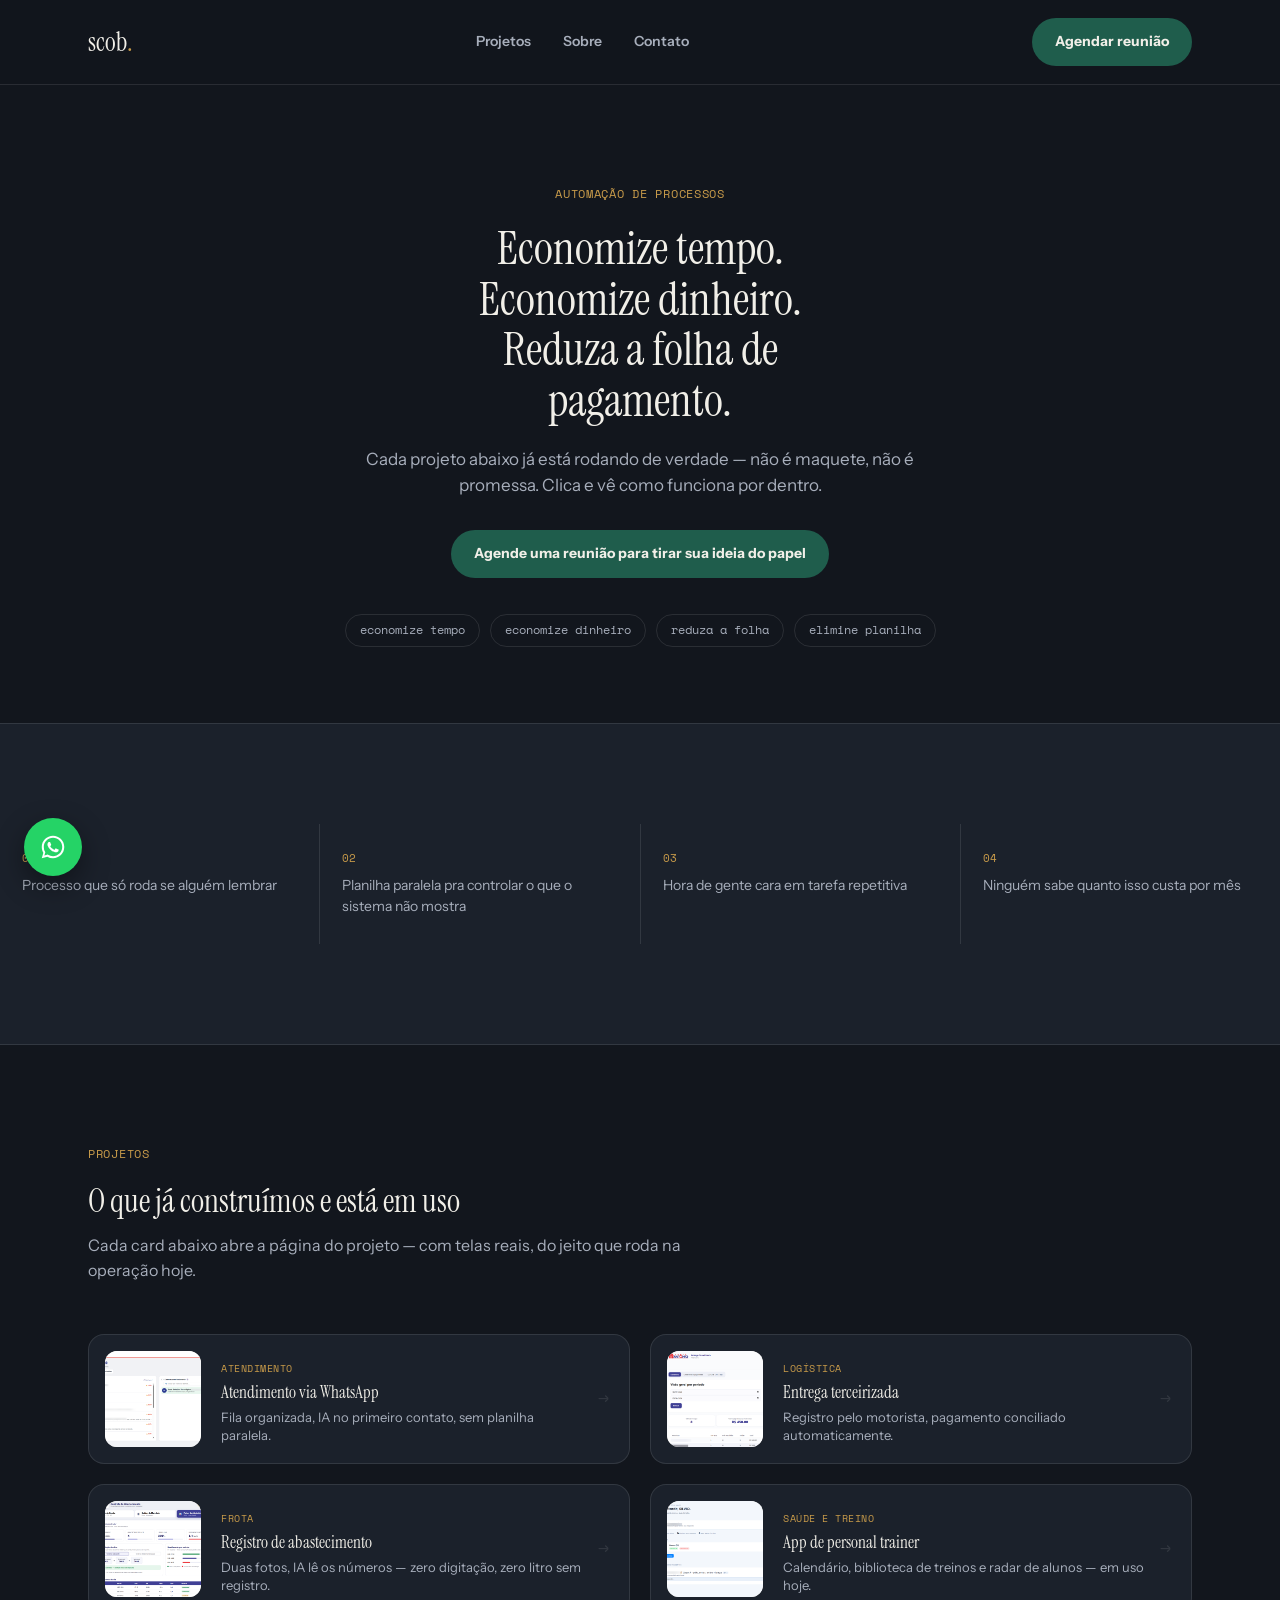
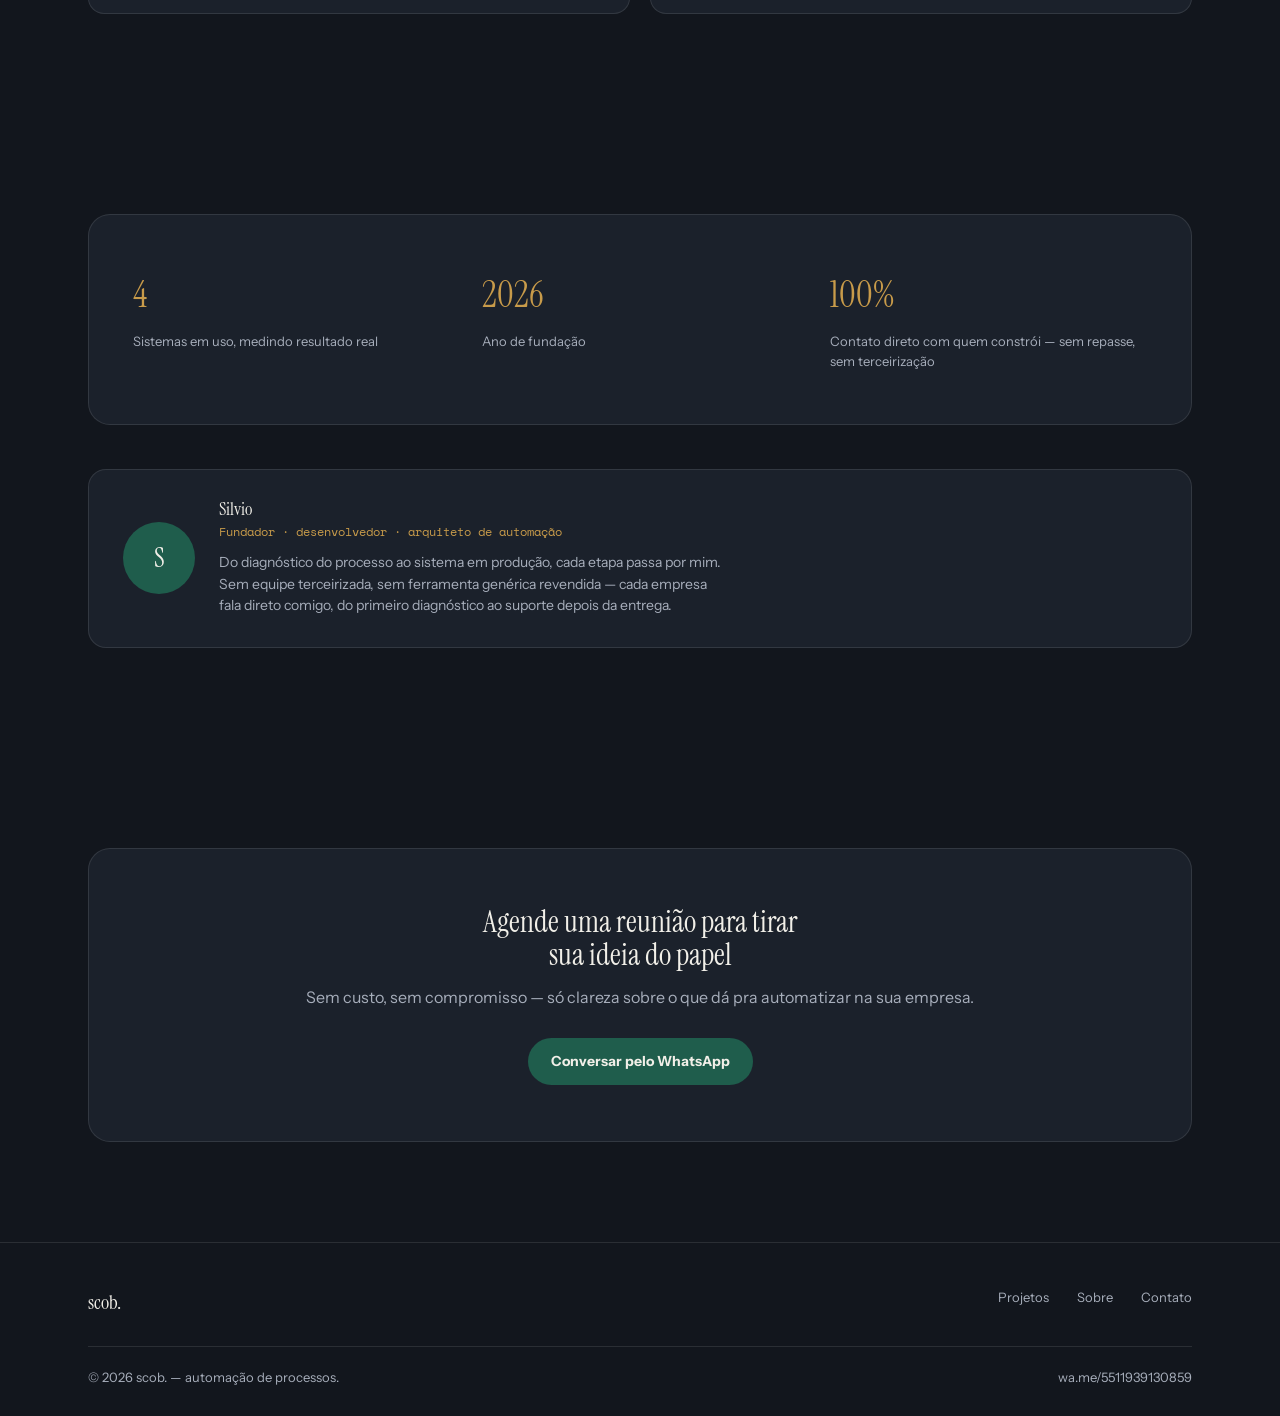
<file: index.html>
<!DOCTYPE html>
<html lang="pt-BR">
<head>
<meta charset="UTF-8" />
<meta name="viewport" content="width=device-width, initial-scale=1.0" />
<title>scob. — Automação de processos que economiza tempo e dinheiro</title>
<meta name="description" content="Catálogo de sistemas já em uso: atendimento, entrega terceirizada, abastecimento, personal trainer. Automação sob medida para reduzir tempo, custo e folha de pagamento." />
<link rel="preconnect" href="https://fonts.googleapis.com">
<link rel="preconnect" href="https://fonts.gstatic.com" crossorigin>
<link href="https://fonts.googleapis.com/css2?family=Instrument+Serif&family=Instrument+Sans:wght@400;500;600;700&family=Space+Mono:wght@400;700&display=swap" rel="stylesheet">
<link rel="stylesheet" href="styles.css">
</head>
<body>

<header>
  <div class="nav">
    <div class="logo">scob<span>.</span></div>
    <nav class="links">
      <a href="#projetos">Projetos</a>
      <a href="#sobre">Sobre</a>
      <a href="#contato">Contato</a>
    </nav>
    <a class="btn btn-pine" href="https://wa.me/5511939130859?text=Quero%20agendar%20uma%20reuni%C3%A3o" target="_blank" rel="noopener">Agendar reunião</a>
  </div>
</header>

<section class="hero">
  <div class="wrap">
    <div class="eyebrow">Automação de processos</div>
    <h1>Economize tempo. Economize dinheiro. Reduza a folha de pagamento.</h1>
    <p class="lead">Cada projeto abaixo já está rodando de verdade — não é maquete, não é promessa. Clica e vê como funciona por dentro.</p>
    <div class="hero-cta">
      <a class="btn btn-pine" href="https://wa.me/5511939130859?text=Quero%20agendar%20uma%20reuni%C3%A3o" target="_blank" rel="noopener">Agende uma reunião para tirar sua ideia do papel</a>
    </div>
    <div class="clichebar">
      <span>economize tempo</span>
      <span>economize dinheiro</span>
      <span>reduza a folha</span>
      <span>elimine planilha</span>
    </div>
  </div>
</section>

<section class="dor">
  <div class="dor-row reveal">
    <div class="dor-item"><span class="mono">01</span>Processo que só roda se alguém lembrar</div>
    <div class="dor-item"><span class="mono">02</span>Planilha paralela pra controlar o que o sistema não mostra</div>
    <div class="dor-item"><span class="mono">03</span>Hora de gente cara em tarefa repetitiva</div>
    <div class="dor-item"><span class="mono">04</span>Ninguém sabe quanto isso custa por mês</div>
  </div>
</section>

<section id="projetos">
  <div class="wrap">
    <div class="section-head reveal">
      <div class="eyebrow">Projetos</div>
      <h2>O que já construímos e está em uso</h2>
      <p>Cada card abaixo abre a página do projeto — com telas reais, do jeito que roda na operação hoje.</p>
    </div>

    <div class="catalog-grid reveal">

      <a class="proj-card" href="projetos/atendimento.html">
        <div class="proj-thumb"><img src="assets/atendimento/01-painel-financeiro.png" alt="Painel de atendimento via WhatsApp" /></div>
        <div class="proj-body">
          <span class="cat">Atendimento</span>
          <h3>Atendimento via WhatsApp</h3>
          <p>Fila organizada, IA no primeiro contato, sem planilha paralela.</p>
        </div>
      </a>

      <a class="proj-card" href="projetos/entrega-terceirizada.html">
        <div class="proj-thumb"><img src="assets/entrega/12-entrega-financeiro.png" alt="Controle de entregas terceirizadas" /></div>
        <div class="proj-body">
          <span class="cat">Logística</span>
          <h3>Entrega terceirizada</h3>
          <p>Registro pelo motorista, pagamento conciliado automaticamente.</p>
        </div>
      </a>

      <a class="proj-card" href="projetos/abastecimento.html">
        <div class="proj-thumb"><img src="assets/abastecimento/07-abastecimento-admin.png" alt="Registro de abastecimento de frota" /></div>
        <div class="proj-body">
          <span class="cat">Frota</span>
          <h3>Registro de abastecimento</h3>
          <p>Duas fotos, IA lê os números — zero digitação, zero litro sem registro.</p>
        </div>
      </a>

      <a class="proj-card" href="projetos/personal-trainer.html">
        <div class="proj-thumb"><img src="assets/personal/08-vertix-dashboard.png" alt="App de acompanhamento de personal trainer" /></div>
        <div class="proj-body">
          <span class="cat">Saúde e treino</span>
          <h3>App de personal trainer</h3>
          <p>Calendário, biblioteca de treinos e radar de alunos — em uso hoje.</p>
        </div>
      </a>

    </div>
  </div>
</section>

<section id="sobre">
  <div class="wrap">
    <div class="stats reveal">
      <div class="stat">
        <div class="val">4</div>
        <div class="label">Sistemas em uso, medindo resultado real</div>
      </div>
      <div class="stat">
        <div class="val">2026</div>
        <div class="label">Ano de fundação</div>
      </div>
      <div class="stat">
        <div class="val">100%</div>
        <div class="label">Contato direto com quem constrói — sem repasse, sem terceirização</div>
      </div>
    </div>

    <div style="height:44px;"></div>

    <div class="founder-card reveal">
      <div class="founder-avatar">S</div>
      <div class="founder-info">
        <h3>Silvio</h3>
        <span class="role">Fundador · desenvolvedor · arquiteto de automação</span>
        <p>Do diagnóstico do processo ao sistema em produção, cada etapa passa por mim. Sem equipe terceirizada, sem ferramenta genérica revendida — cada empresa fala direto comigo, do primeiro diagnóstico ao suporte depois da entrega.</p>
      </div>
    </div>
  </div>
</section>

<section id="contato">
  <div class="wrap">
    <div class="cta-final reveal">
      <h2>Agende uma reunião para tirar sua ideia do papel</h2>
      <p>Sem custo, sem compromisso — só clareza sobre o que dá pra automatizar na sua empresa.</p>
      <div class="hero-cta">
        <a class="btn btn-pine" href="https://wa.me/5511939130859?text=Quero%20agendar%20uma%20reuni%C3%A3o" target="_blank" rel="noopener">Conversar pelo WhatsApp</a>
      </div>
    </div>
  </div>
</section>

<footer>
  <div class="wrap">
    <div class="footer-top">
      <div class="footer-logo">scob.</div>
      <div style="display:flex;gap:28px;flex-wrap:wrap;">
        <a href="#projetos">Projetos</a>
        <a href="#sobre">Sobre</a>
        <a href="#contato">Contato</a>
      </div>
    </div>
    <div class="footer-bottom">
      <span>© <span id="year"></span> scob. — automação de processos.</span>
      <a href="https://wa.me/5511939130859" target="_blank" rel="noopener">wa.me/5511939130859</a>
    </div>
  </div>
</footer>

<script>
  document.getElementById('year').textContent = new Date().getFullYear();
  var reduced = window.matchMedia('(prefers-reduced-motion: reduce)').matches;
  var els = document.querySelectorAll('.reveal');
  if('IntersectionObserver' in window && !reduced){
    var io = new IntersectionObserver(function(entries){
      entries.forEach(function(e){ if(e.isIntersecting){ e.target.classList.add('in'); io.unobserve(e.target); } });
    }, { threshold: 0.12 });
    els.forEach(function(el){ io.observe(el); });
  } else {
    els.forEach(function(el){ el.classList.add('in'); });
  }
</script>

<a class="whatsapp-fab" href="https://wa.me/5511939130859?text=Quero%20falar%20sobre%20automa%C3%A7%C3%A3o" target="_blank" rel="noopener" aria-label="Falar no WhatsApp">
  <svg viewBox="0 0 32 32" xmlns="http://www.w3.org/2000/svg">
    <path fill="#FFFFFF" d="M16.02 4C9.39 4 4.02 9.37 4.02 16c0 2.25.62 4.36 1.7 6.17L4 28l5.98-1.67A11.9 11.9 0 0 0 16.02 28C22.65 28 28 22.63 28 16S22.65 4 16.02 4Zm0 21.8c-1.94 0-3.75-.57-5.27-1.55l-.38-.24-3.55.99.98-3.46-.25-.36A9.7 9.7 0 0 1 6.2 16c0-5.4 4.4-9.8 9.82-9.8 5.42 0 9.82 4.4 9.82 9.8 0 5.4-4.4 9.8-9.82 9.8Zm5.38-7.34c-.29-.15-1.74-.86-2.01-.96-.27-.1-.47-.15-.66.15-.2.29-.76.96-.93 1.16-.17.2-.34.22-.63.07-.29-.15-1.24-.46-2.36-1.46-.87-.78-1.46-1.74-1.63-2.03-.17-.29-.02-.45.13-.6.13-.13.29-.34.44-.51.15-.17.2-.29.29-.49.1-.2.05-.37-.02-.51-.07-.15-.66-1.6-.91-2.19-.24-.58-.48-.5-.66-.51h-.56c-.2 0-.51.07-.78.37-.27.29-1.02 1-1.02 2.44s1.05 2.83 1.19 3.03c.15.2 2.07 3.16 5.02 4.43.7.3 1.25.48 1.68.62.71.22 1.35.19 1.86.12.57-.08 1.74-.71 1.98-1.4.24-.68.24-1.27.17-1.4-.07-.12-.27-.2-.56-.35Z"/>
  </svg>
</a>

</body>
</html>
</file>
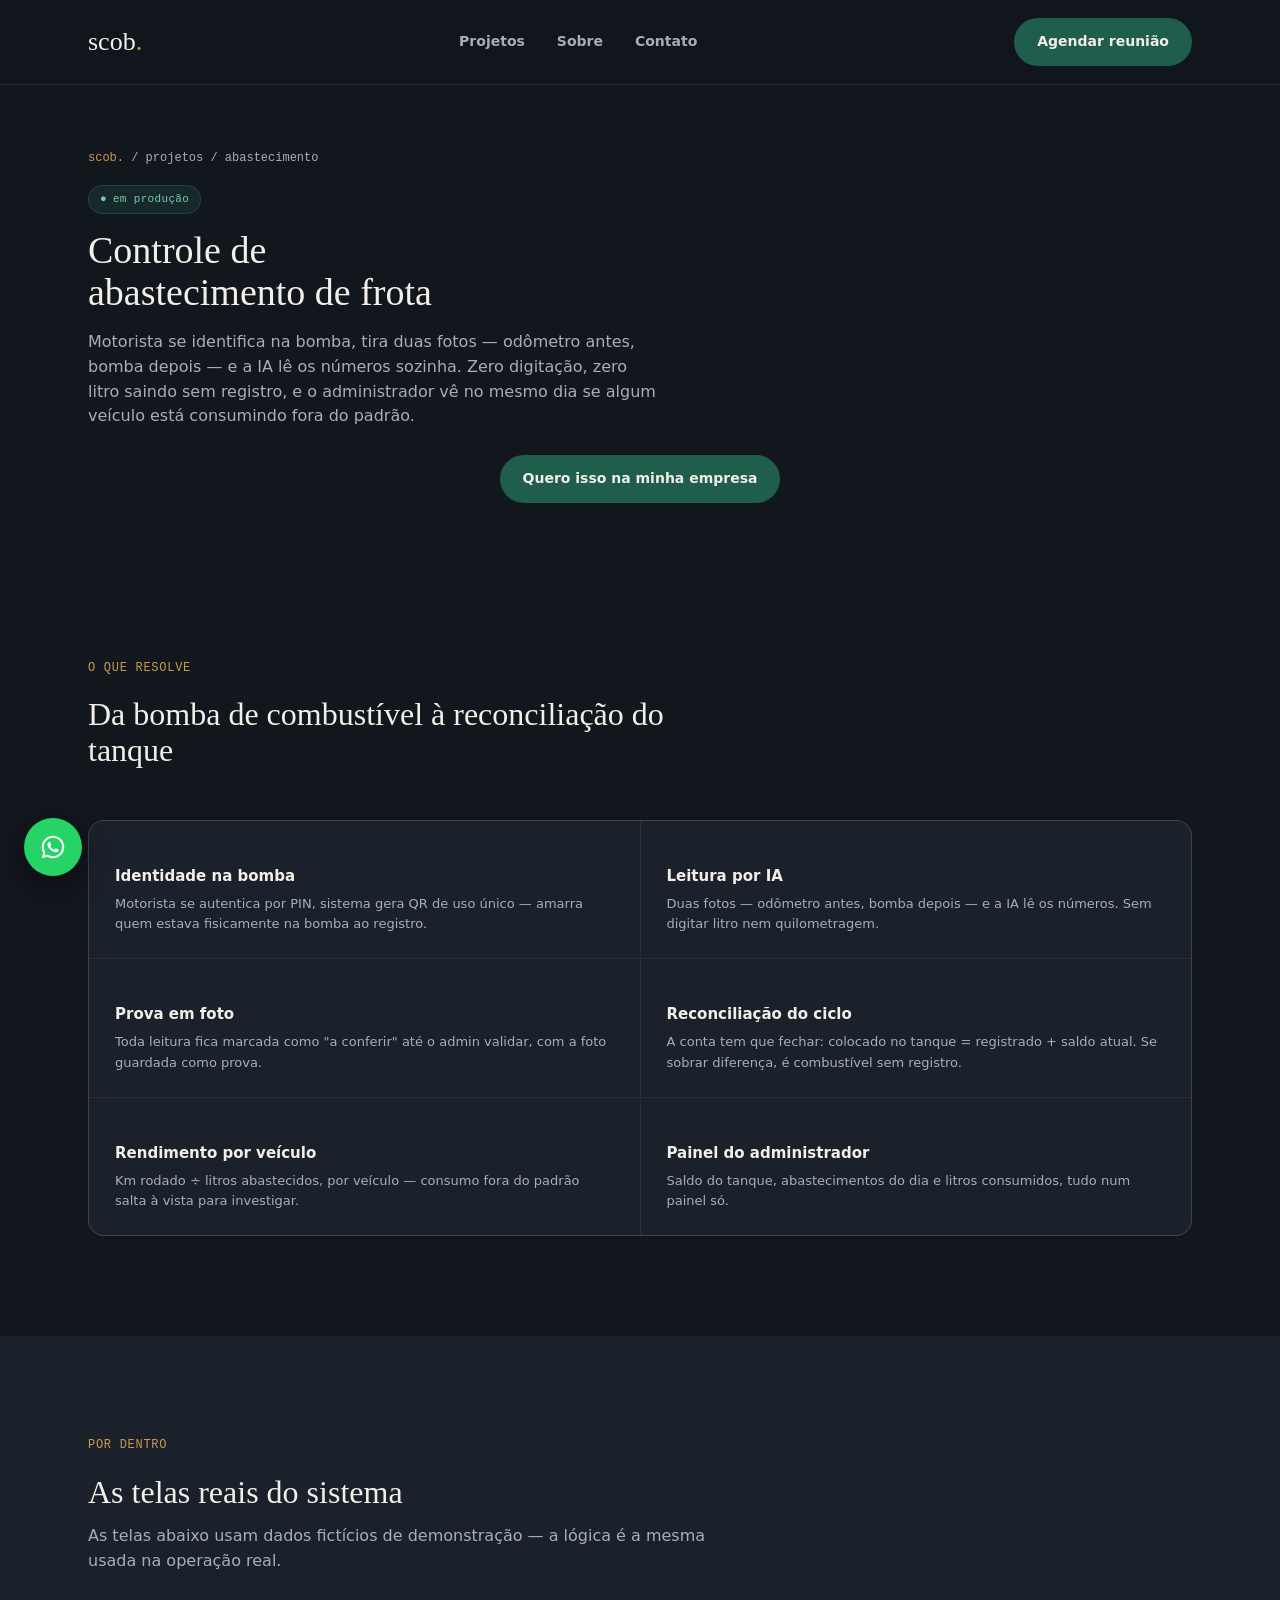
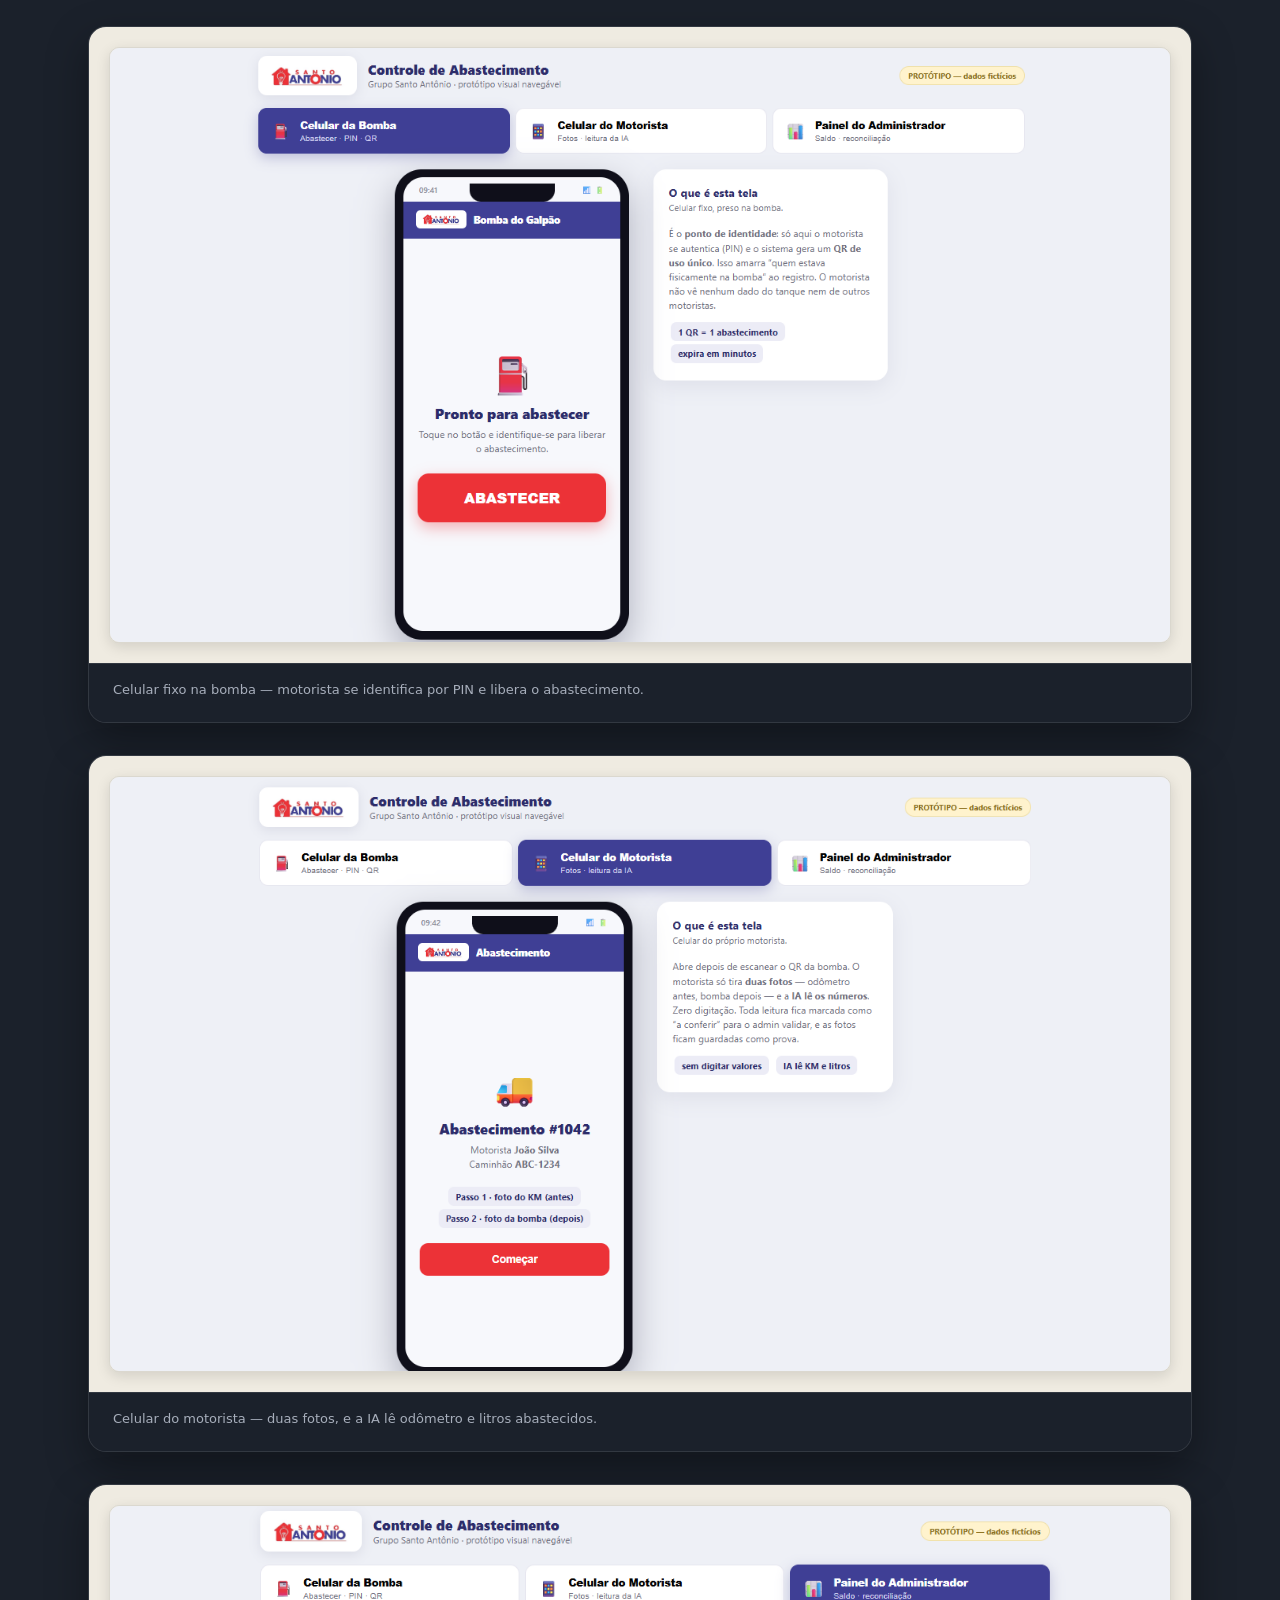
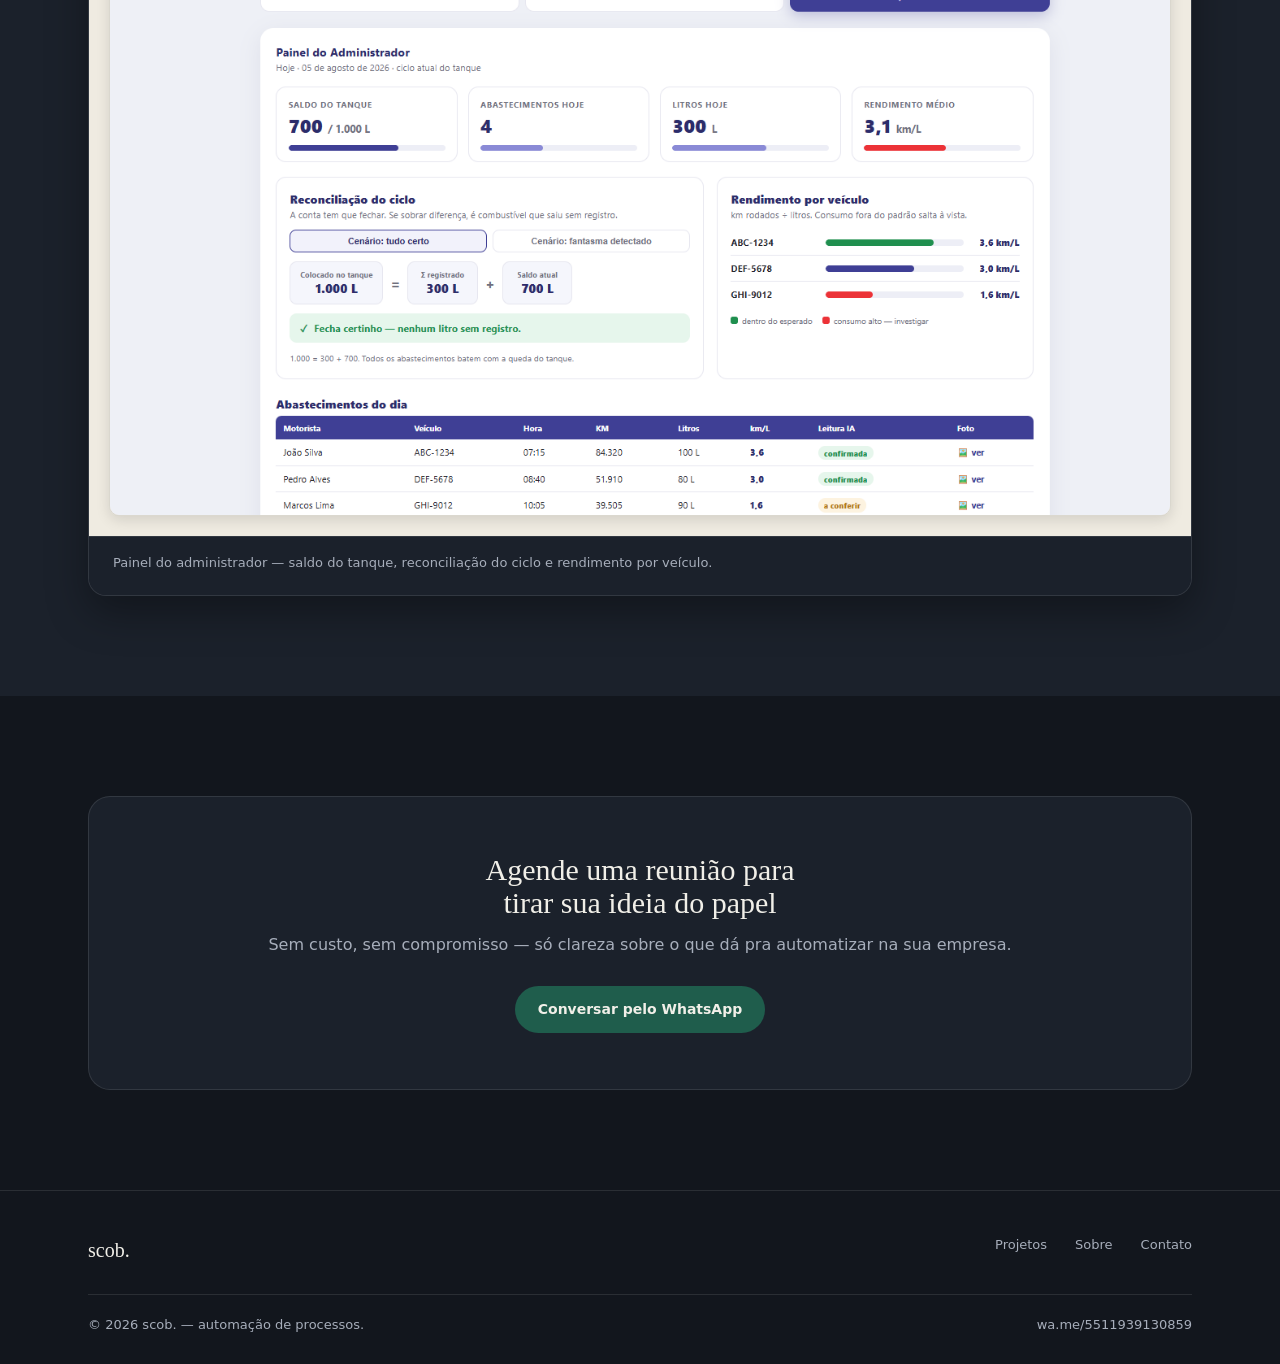
<file: abastecimento.html>
<!DOCTYPE html>
<html lang="pt-BR">
<head>
<meta charset="UTF-8" />
<meta name="viewport" content="width=device-width, initial-scale=1.0" />
<title>Controle de Abastecimento — scob.</title>
<meta name="description" content="Motorista tira duas fotos, a IA lê os números. Zero digitação, zero litro sem registro. Veja como o sistema de controle de abastecimento funciona por dentro." />
<link rel="preconnect" href="https://fonts.googleapis.com">
<link rel="preconnect" href="https://fonts.gstatic.com" crossorigin>
<link href="https://fonts.googleapis.com/css2?family=Fraunces:opsz,wght@9..144,500;9..144,600;9..144,700&family=Manrope:wght@400;500;600;700;800&family=IBM+Plex+Mono:wght@400;500&display=swap" rel="stylesheet">
<link rel="stylesheet" href="../styles.css">
</head>
<body>

<header>
  <div class="nav">
    <a class="logo" href="../index.html">scob<span>.</span></a>
    <nav class="links">
      <a href="../index.html#projetos">Projetos</a>
      <a href="../index.html#sobre">Sobre</a>
      <a href="../index.html#contato">Contato</a>
    </nav>
    <a class="btn btn-pine" href="https://wa.me/5511939130859?text=Quero%20saber%20mais%20sobre%20controle%20de%20abastecimento" target="_blank" rel="noopener">Agendar reunião</a>
  </div>
</header>

<section class="proj-hero">
  <div class="wrap">
    <div class="breadcrumb"><a href="../index.html">scob.</a> / projetos / abastecimento</div>
    <span class="tag tag-live"><span class="mono">●</span> em produção</span>
    <h1 style="margin-top:16px;">Controle de abastecimento de frota</h1>
    <p class="lead">Motorista se identifica na bomba, tira duas fotos — odômetro antes, bomba depois — e a IA lê os números sozinha. Zero digitação, zero litro saindo sem registro, e o administrador vê no mesmo dia se algum veículo está consumindo fora do padrão.</p>
    <div class="hero-cta">
      <a class="btn btn-pine" href="https://wa.me/5511939130859?text=Quero%20saber%20mais%20sobre%20controle%20de%20abastecimento" target="_blank" rel="noopener">Quero isso na minha empresa</a>
    </div>
  </div>
</section>

<section>
  <div class="wrap">
    <div class="section-head reveal">
      <div class="eyebrow">O que resolve</div>
      <h2>Da bomba de combustível à reconciliação do tanque</h2>
    </div>
    <div class="feat-list reveal">
      <div class="feat-item">
        <h4>Identidade na bomba</h4>
        <p>Motorista se autentica por PIN, sistema gera QR de uso único — amarra quem estava fisicamente na bomba ao registro.</p>
      </div>
      <div class="feat-item">
        <h4>Leitura por IA</h4>
        <p>Duas fotos — odômetro antes, bomba depois — e a IA lê os números. Sem digitar litro nem quilometragem.</p>
      </div>
      <div class="feat-item">
        <h4>Prova em foto</h4>
        <p>Toda leitura fica marcada como "a conferir" até o admin validar, com a foto guardada como prova.</p>
      </div>
      <div class="feat-item">
        <h4>Reconciliação do ciclo</h4>
        <p>A conta tem que fechar: colocado no tanque = registrado + saldo atual. Se sobrar diferença, é combustível sem registro.</p>
      </div>
      <div class="feat-item">
        <h4>Rendimento por veículo</h4>
        <p>Km rodado ÷ litros abastecidos, por veículo — consumo fora do padrão salta à vista para investigar.</p>
      </div>
      <div class="feat-item">
        <h4>Painel do administrador</h4>
        <p>Saldo do tanque, abastecimentos do dia e litros consumidos, tudo num painel só.</p>
      </div>
    </div>
  </div>
</section>

<section style="background:var(--ink-soft);">
  <div class="wrap">
    <div class="section-head reveal oninkg">
      <div class="eyebrow">Por dentro</div>
      <h2>As telas reais do sistema</h2>
      <p>As telas abaixo usam dados fictícios de demonstração — a lógica é a mesma usada na operação real.</p>
    </div>
    <div class="gallery reveal">
      <div class="gallery-item">
        <div class="img-frame"><img src="../assets/abastecimento/05-abastecimento-bomba.png" alt="Tela fixa na bomba de combustível" /></div>
        <div class="gallery-caption">Celular fixo na bomba — motorista se identifica por PIN e libera o abastecimento.</div>
      </div>
      <div class="gallery-item">
        <div class="img-frame"><img src="../assets/abastecimento/06-abastecimento-motorista.png" alt="Tela do motorista com leitura por IA" /></div>
        <div class="gallery-caption">Celular do motorista — duas fotos, e a IA lê odômetro e litros abastecidos.</div>
      </div>
      <div class="gallery-item">
        <div class="img-frame"><img src="../assets/abastecimento/07-abastecimento-admin.png" alt="Painel do administrador com reconciliação" /></div>
        <div class="gallery-caption">Painel do administrador — saldo do tanque, reconciliação do ciclo e rendimento por veículo.</div>
      </div>
    </div>
  </div>
</section>

<section id="contato">
  <div class="wrap">
    <div class="cta-final reveal">
      <h2>Agende uma reunião para tirar sua ideia do papel</h2>
      <p>Sem custo, sem compromisso — só clareza sobre o que dá pra automatizar na sua empresa.</p>
      <div class="hero-cta">
        <a class="btn btn-pine" href="https://wa.me/5511939130859?text=Quero%20saber%20mais%20sobre%20controle%20de%20abastecimento" target="_blank" rel="noopener">Conversar pelo WhatsApp</a>
      </div>
    </div>
  </div>
</section>

<footer>
  <div class="wrap">
    <div class="footer-top">
      <a class="footer-logo" href="../index.html">scob.</a>
      <div style="display:flex;gap:28px;flex-wrap:wrap;">
        <a href="../index.html#projetos">Projetos</a>
        <a href="../index.html#sobre">Sobre</a>
        <a href="../index.html#contato">Contato</a>
      </div>
    </div>
    <div class="footer-bottom">
      <span>© <span id="year"></span> scob. — automação de processos.</span>
      <a href="https://wa.me/5511939130859" target="_blank" rel="noopener">wa.me/5511939130859</a>
    </div>
  </div>
</footer>

<script>
  document.getElementById('year').textContent = new Date().getFullYear();
  var reduced = window.matchMedia('(prefers-reduced-motion: reduce)').matches;
  var els = document.querySelectorAll('.reveal');
  if('IntersectionObserver' in window && !reduced){
    var io = new IntersectionObserver(function(entries){
      entries.forEach(function(e){ if(e.isIntersecting){ e.target.classList.add('in'); io.unobserve(e.target); } });
    }, { threshold: 0.12 });
    els.forEach(function(el){ io.observe(el); });
  } else {
    els.forEach(function(el){ el.classList.add('in'); });
  }
</script>

<a class="whatsapp-fab" href="https://wa.me/5511939130859?text=Quero%20falar%20sobre%20automa%C3%A7%C3%A3o" target="_blank" rel="noopener" aria-label="Falar no WhatsApp">
  <svg viewBox="0 0 32 32" xmlns="http://www.w3.org/2000/svg">
    <path fill="#FFFFFF" d="M16.02 4C9.39 4 4.02 9.37 4.02 16c0 2.25.62 4.36 1.7 6.17L4 28l5.98-1.67A11.9 11.9 0 0 0 16.02 28C22.65 28 28 22.63 28 16S22.65 4 16.02 4Zm0 21.8c-1.94 0-3.75-.57-5.27-1.55l-.38-.24-3.55.99.98-3.46-.25-.36A9.7 9.7 0 0 1 6.2 16c0-5.4 4.4-9.8 9.82-9.8 5.42 0 9.82 4.4 9.82 9.8 0 5.4-4.4 9.8-9.82 9.8Zm5.38-7.34c-.29-.15-1.74-.86-2.01-.96-.27-.1-.47-.15-.66.15-.2.29-.76.96-.93 1.16-.17.2-.34.22-.63.07-.29-.15-1.24-.46-2.36-1.46-.87-.78-1.46-1.74-1.63-2.03-.17-.29-.02-.45.13-.6.13-.13.29-.34.44-.51.15-.17.2-.29.29-.49.1-.2.05-.37-.02-.51-.07-.15-.66-1.6-.91-2.19-.24-.58-.48-.5-.66-.51h-.56c-.2 0-.51.07-.78.37-.27.29-1.02 1-1.02 2.44s1.05 2.83 1.19 3.03c.15.2 2.07 3.16 5.02 4.43.7.3 1.25.48 1.68.62.71.22 1.35.19 1.86.12.57-.08 1.74-.71 1.98-1.4.24-.68.24-1.27.17-1.4-.07-.12-.27-.2-.56-.35Z"/>
  </svg>
</a>

</body>
</html>
</file>
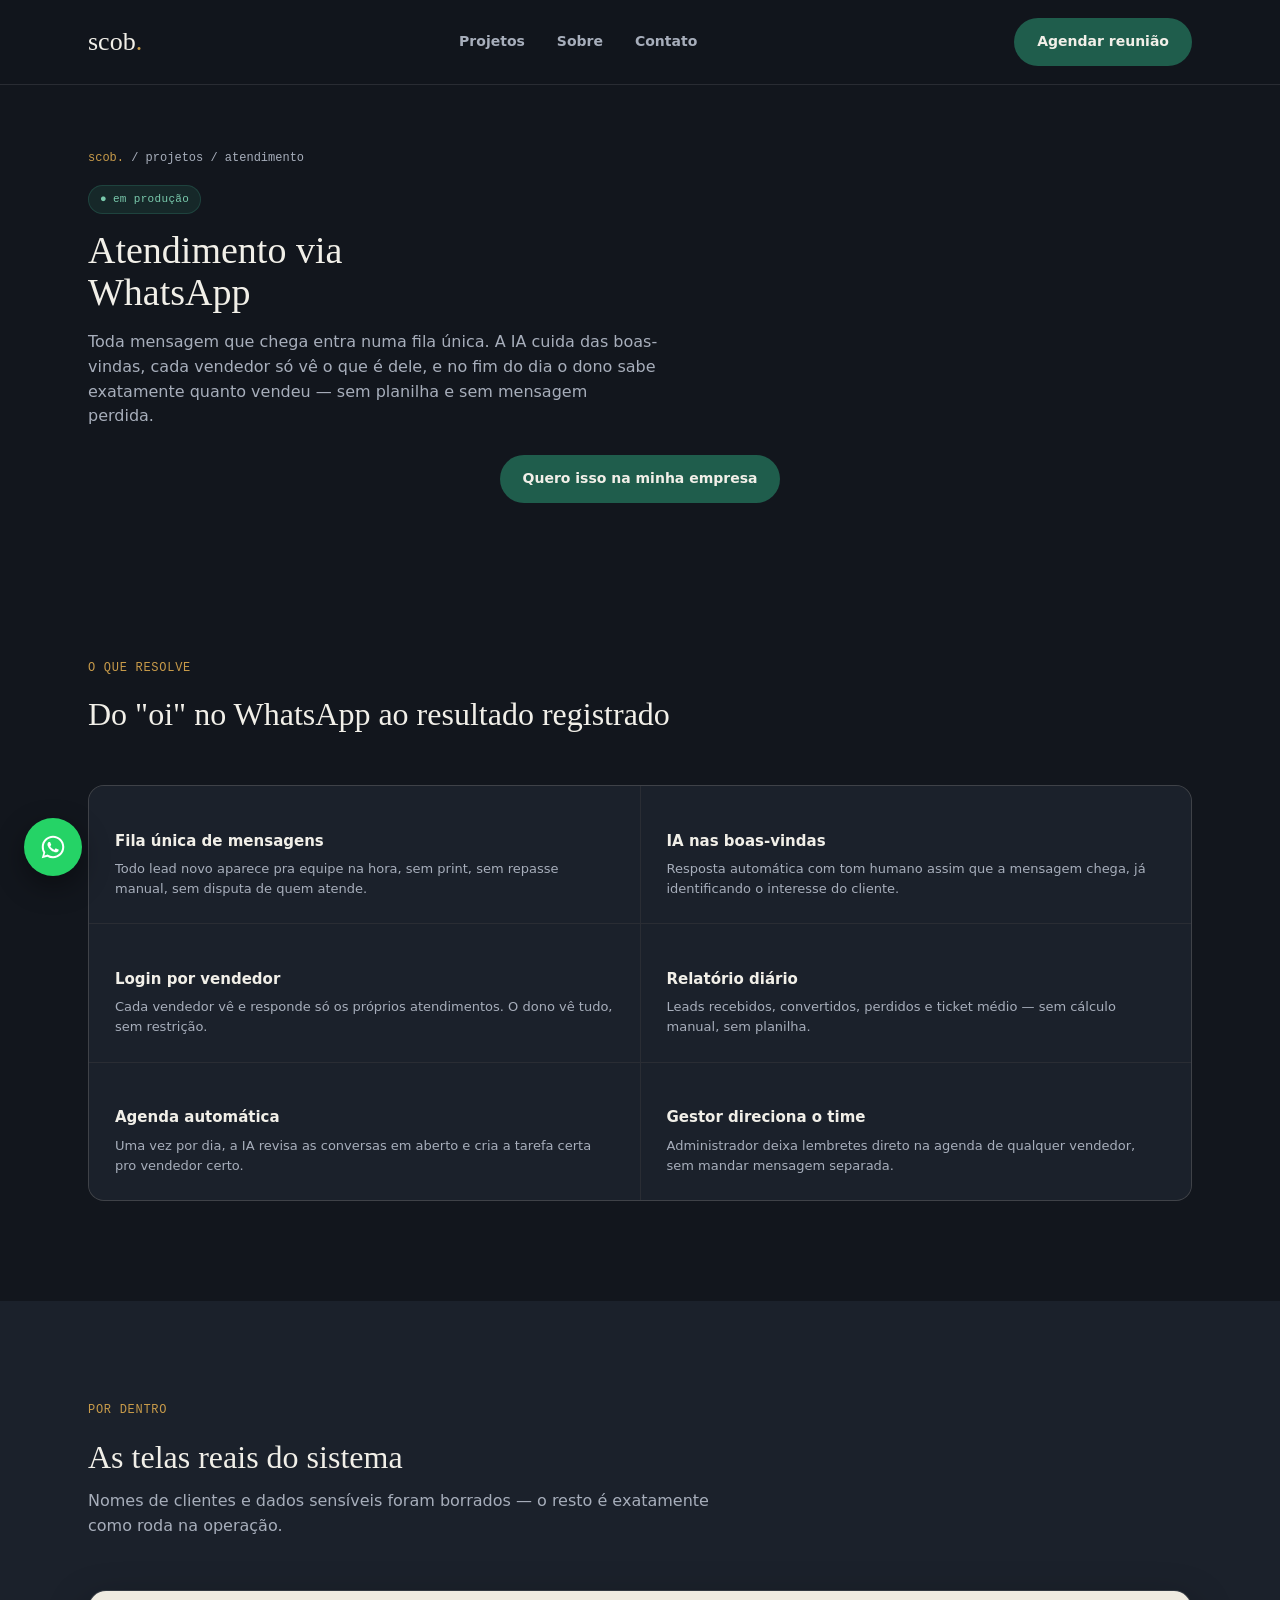
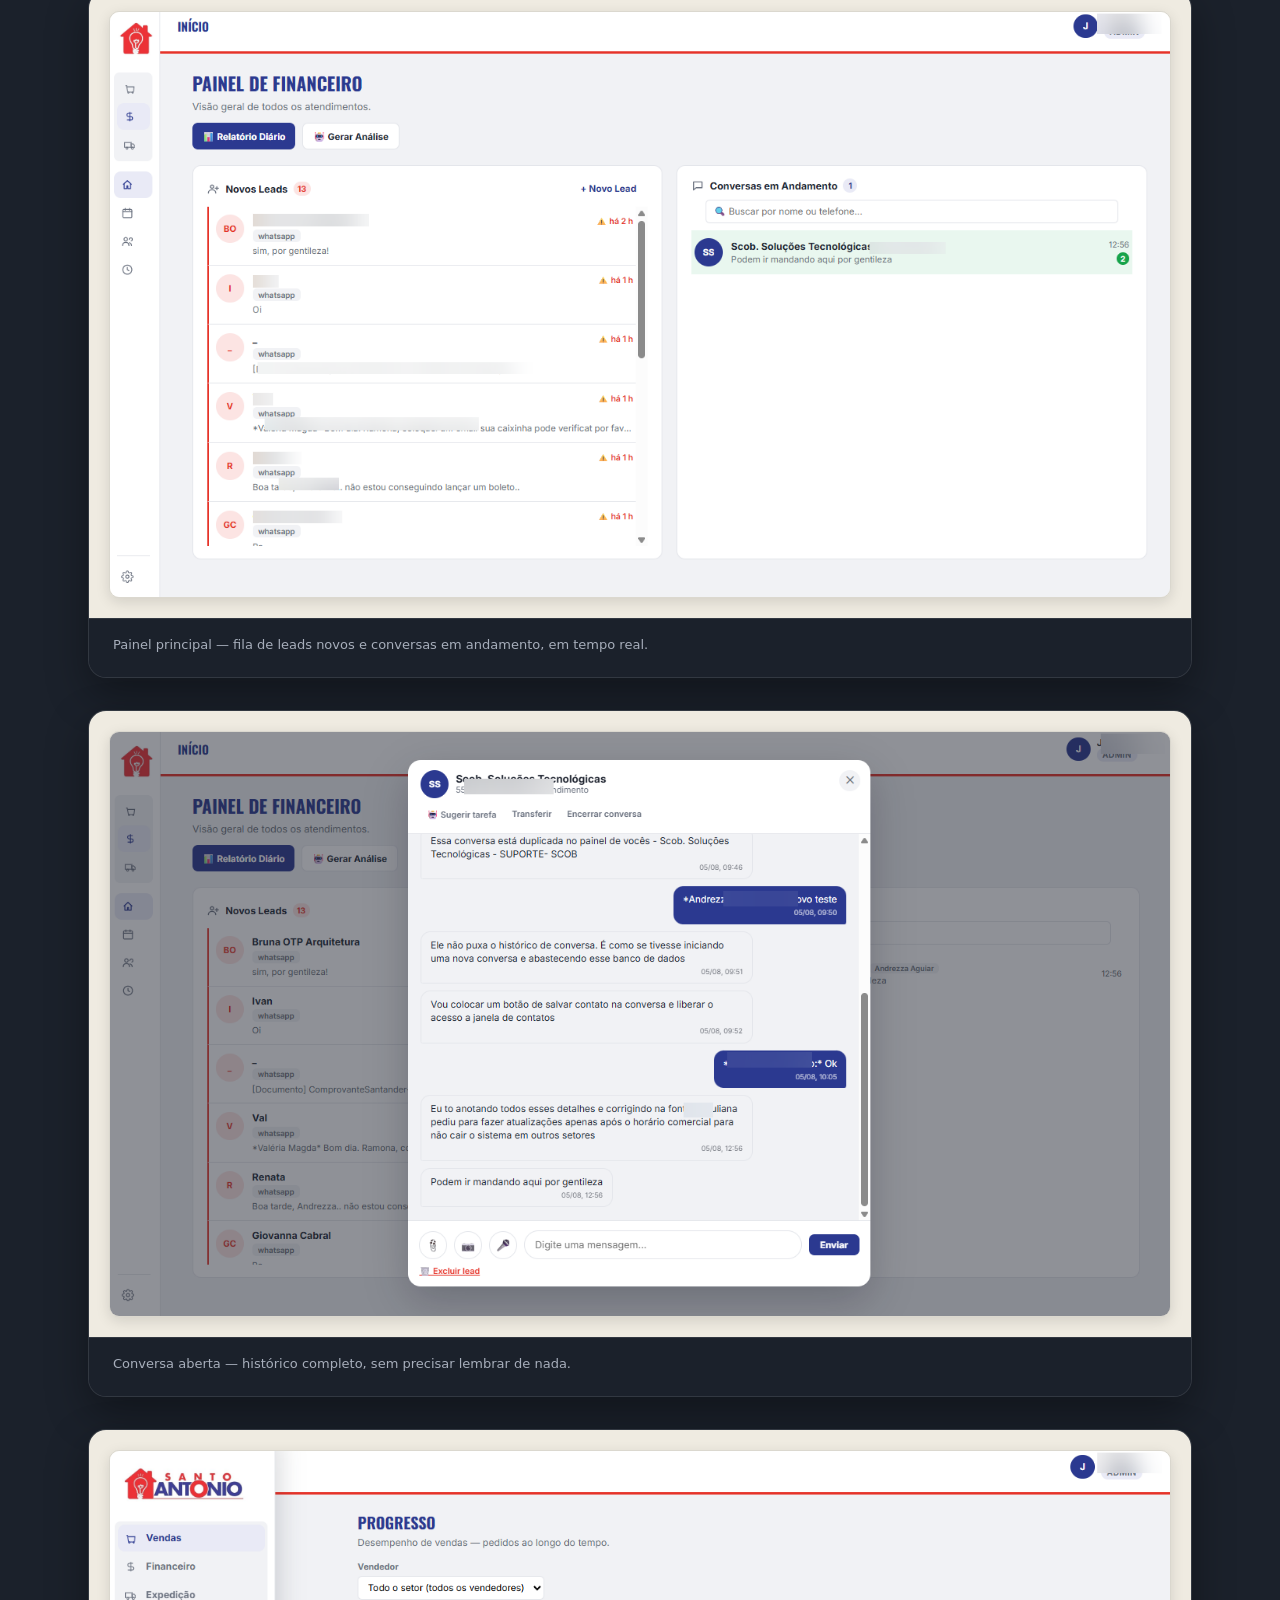
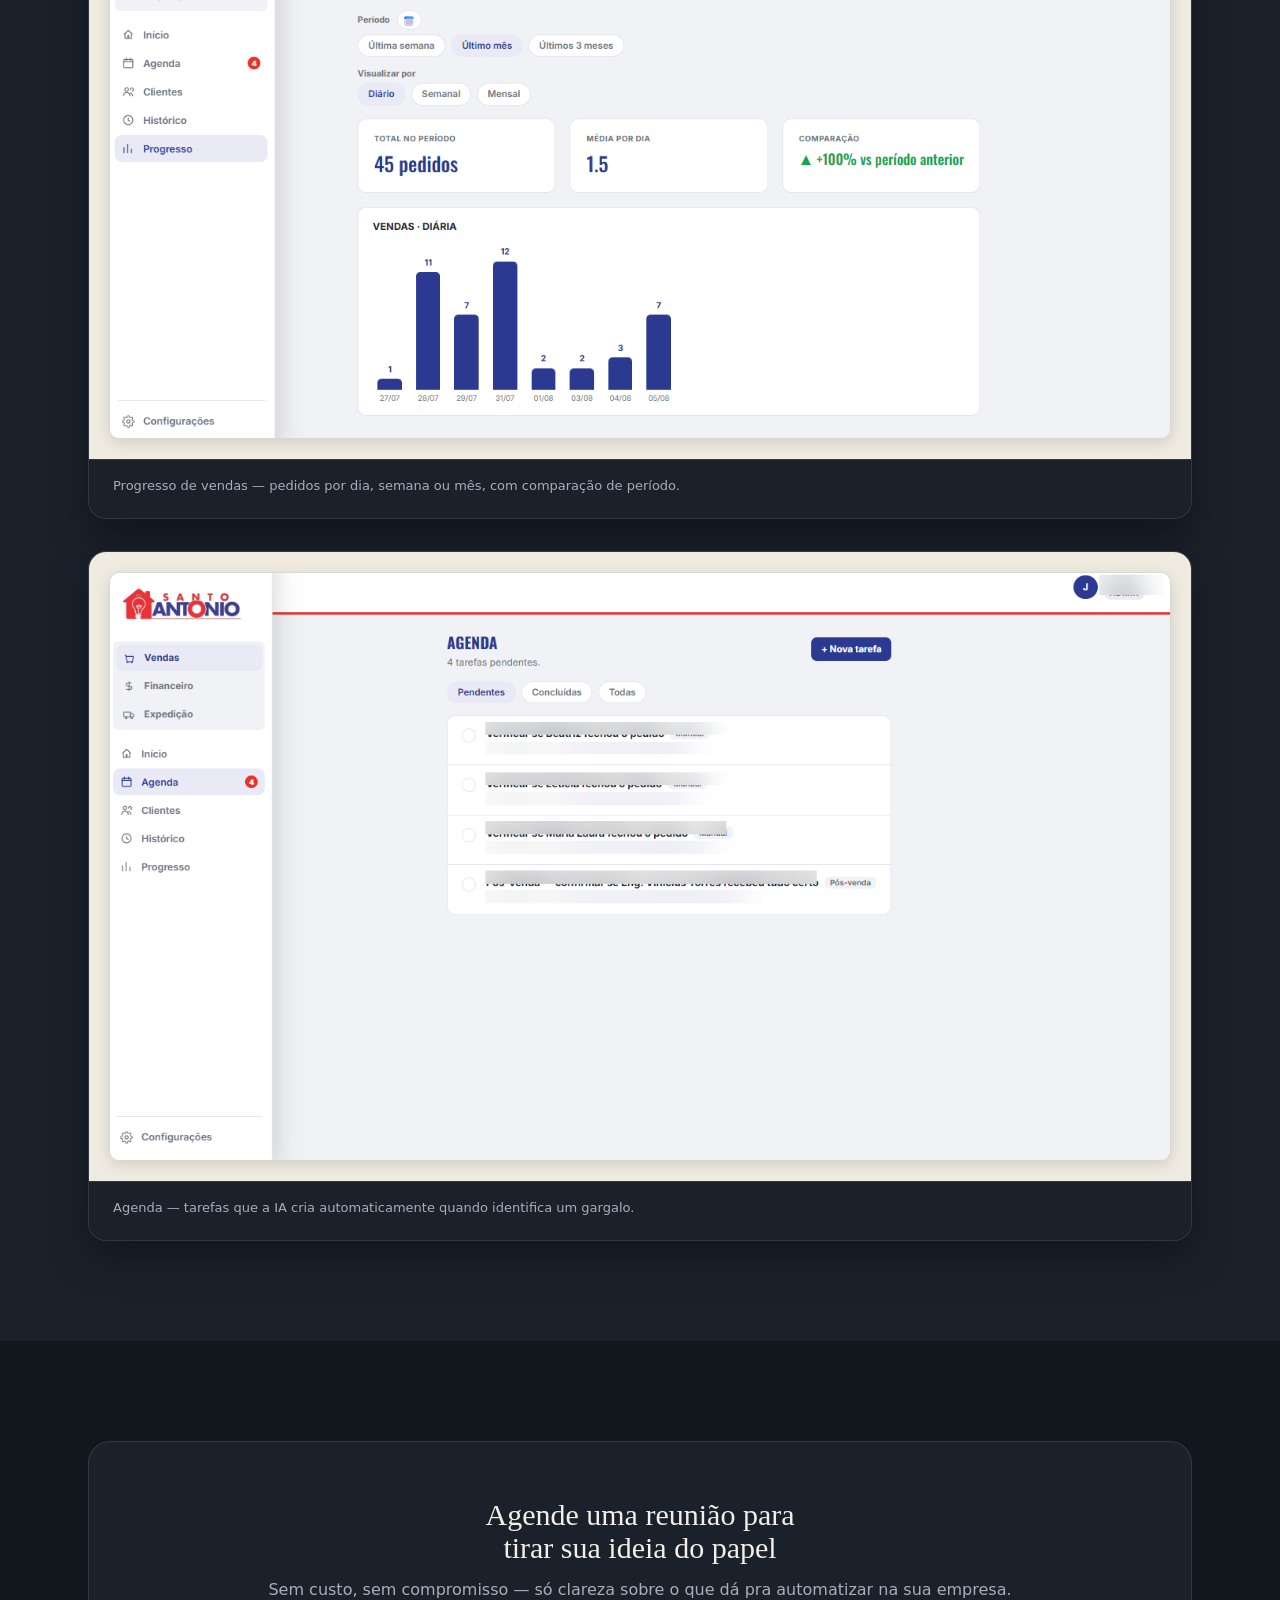
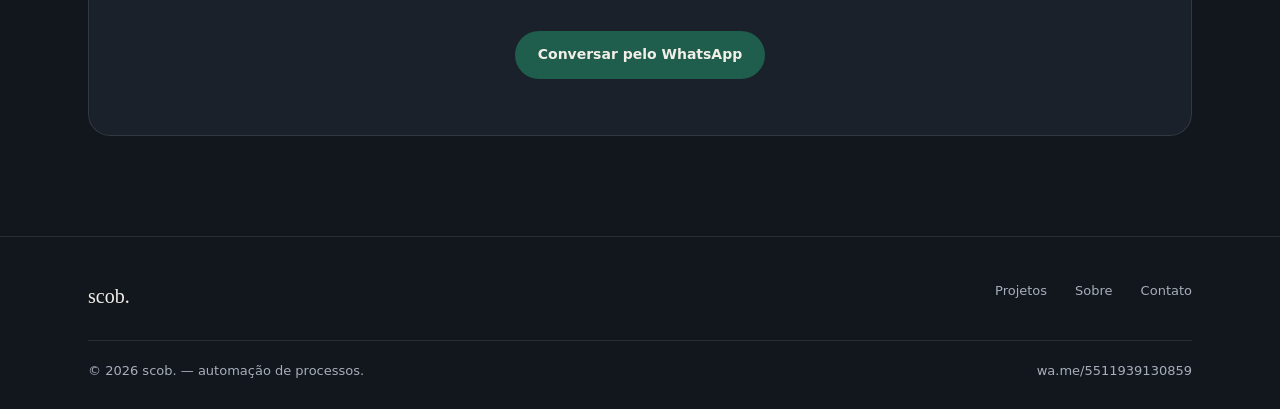
<file: atendimento.html>
<!DOCTYPE html>
<html lang="pt-BR">
<head>
<meta charset="UTF-8" />
<meta name="viewport" content="width=device-width, initial-scale=1.0" />
<title>Atendimento via WhatsApp — scob.</title>
<meta name="description" content="Fila organizada, IA no primeiro contato, agenda automática e relatório diário. Veja como o sistema de atendimento via WhatsApp funciona por dentro." />
<link rel="preconnect" href="https://fonts.googleapis.com">
<link rel="preconnect" href="https://fonts.gstatic.com" crossorigin>
<link href="https://fonts.googleapis.com/css2?family=Fraunces:opsz,wght@9..144,500;9..144,600;9..144,700&family=Manrope:wght@400;500;600;700;800&family=IBM+Plex+Mono:wght@400;500&display=swap" rel="stylesheet">
<link rel="stylesheet" href="../styles.css">
</head>
<body>

<header>
  <div class="nav">
    <a class="logo" href="../index.html">scob<span>.</span></a>
    <nav class="links">
      <a href="../index.html#projetos">Projetos</a>
      <a href="../index.html#sobre">Sobre</a>
      <a href="../index.html#contato">Contato</a>
    </nav>
    <a class="btn btn-pine" href="https://wa.me/5511939130859?text=Quero%20saber%20mais%20sobre%20o%20atendimento%20via%20WhatsApp" target="_blank" rel="noopener">Agendar reunião</a>
  </div>
</header>

<section class="proj-hero">
  <div class="wrap">
    <div class="breadcrumb"><a href="../index.html">scob.</a> / projetos / atendimento</div>
    <span class="tag tag-live"><span class="mono">●</span> em produção</span>
    <h1 style="margin-top:16px;">Atendimento via WhatsApp</h1>
    <p class="lead">Toda mensagem que chega entra numa fila única. A IA cuida das boas-vindas, cada vendedor só vê o que é dele, e no fim do dia o dono sabe exatamente quanto vendeu — sem planilha e sem mensagem perdida.</p>
    <div class="hero-cta">
      <a class="btn btn-pine" href="https://wa.me/5511939130859?text=Quero%20saber%20mais%20sobre%20o%20atendimento%20via%20WhatsApp" target="_blank" rel="noopener">Quero isso na minha empresa</a>
    </div>
  </div>
</section>

<section>
  <div class="wrap">
    <div class="section-head reveal">
      <div class="eyebrow">O que resolve</div>
      <h2>Do "oi" no WhatsApp ao resultado registrado</h2>
    </div>
    <div class="feat-list reveal">
      <div class="feat-item">
        <h4>Fila única de mensagens</h4>
        <p>Todo lead novo aparece pra equipe na hora, sem print, sem repasse manual, sem disputa de quem atende.</p>
      </div>
      <div class="feat-item">
        <h4>IA nas boas-vindas</h4>
        <p>Resposta automática com tom humano assim que a mensagem chega, já identificando o interesse do cliente.</p>
      </div>
      <div class="feat-item">
        <h4>Login por vendedor</h4>
        <p>Cada vendedor vê e responde só os próprios atendimentos. O dono vê tudo, sem restrição.</p>
      </div>
      <div class="feat-item">
        <h4>Relatório diário</h4>
        <p>Leads recebidos, convertidos, perdidos e ticket médio — sem cálculo manual, sem planilha.</p>
      </div>
      <div class="feat-item">
        <h4>Agenda automática</h4>
        <p>Uma vez por dia, a IA revisa as conversas em aberto e cria a tarefa certa pro vendedor certo.</p>
      </div>
      <div class="feat-item">
        <h4>Gestor direciona o time</h4>
        <p>Administrador deixa lembretes direto na agenda de qualquer vendedor, sem mandar mensagem separada.</p>
      </div>
    </div>
  </div>
</section>

<section style="background:var(--ink-soft);">
  <div class="wrap">
    <div class="section-head reveal oninkg">
      <div class="eyebrow">Por dentro</div>
      <h2>As telas reais do sistema</h2>
      <p>Nomes de clientes e dados sensíveis foram borrados — o resto é exatamente como roda na operação.</p>
    </div>
    <div class="gallery reveal">
      <div class="gallery-item">
        <div class="img-frame"><img src="../assets/atendimento/01-painel-financeiro.png" alt="Painel com fila de leads e conversas em andamento" /></div>
        <div class="gallery-caption">Painel principal — fila de leads novos e conversas em andamento, em tempo real.</div>
      </div>
      <div class="gallery-item">
        <div class="img-frame"><img src="../assets/atendimento/02-chat-aberto.png" alt="Conversa aberta com histórico completo" /></div>
        <div class="gallery-caption">Conversa aberta — histórico completo, sem precisar lembrar de nada.</div>
      </div>
      <div class="gallery-item">
        <div class="img-frame"><img src="../assets/atendimento/03-progresso.png" alt="Dashboard de progresso de vendas" /></div>
        <div class="gallery-caption">Progresso de vendas — pedidos por dia, semana ou mês, com comparação de período.</div>
      </div>
      <div class="gallery-item">
        <div class="img-frame"><img src="../assets/atendimento/04-agenda.png" alt="Agenda automática de tarefas" /></div>
        <div class="gallery-caption">Agenda — tarefas que a IA cria automaticamente quando identifica um gargalo.</div>
      </div>
    </div>
  </div>
</section>

<section id="contato">
  <div class="wrap">
    <div class="cta-final reveal">
      <h2>Agende uma reunião para tirar sua ideia do papel</h2>
      <p>Sem custo, sem compromisso — só clareza sobre o que dá pra automatizar na sua empresa.</p>
      <div class="hero-cta">
        <a class="btn btn-pine" href="https://wa.me/5511939130859?text=Quero%20saber%20mais%20sobre%20o%20atendimento%20via%20WhatsApp" target="_blank" rel="noopener">Conversar pelo WhatsApp</a>
      </div>
    </div>
  </div>
</section>

<footer>
  <div class="wrap">
    <div class="footer-top">
      <a class="footer-logo" href="../index.html">scob.</a>
      <div style="display:flex;gap:28px;flex-wrap:wrap;">
        <a href="../index.html#projetos">Projetos</a>
        <a href="../index.html#sobre">Sobre</a>
        <a href="../index.html#contato">Contato</a>
      </div>
    </div>
    <div class="footer-bottom">
      <span>© <span id="year"></span> scob. — automação de processos.</span>
      <a href="https://wa.me/5511939130859" target="_blank" rel="noopener">wa.me/5511939130859</a>
    </div>
  </div>
</footer>

<script>
  document.getElementById('year').textContent = new Date().getFullYear();
  var reduced = window.matchMedia('(prefers-reduced-motion: reduce)').matches;
  var els = document.querySelectorAll('.reveal');
  if('IntersectionObserver' in window && !reduced){
    var io = new IntersectionObserver(function(entries){
      entries.forEach(function(e){ if(e.isIntersecting){ e.target.classList.add('in'); io.unobserve(e.target); } });
    }, { threshold: 0.12 });
    els.forEach(function(el){ io.observe(el); });
  } else {
    els.forEach(function(el){ el.classList.add('in'); });
  }
</script>

<a class="whatsapp-fab" href="https://wa.me/5511939130859?text=Quero%20falar%20sobre%20automa%C3%A7%C3%A3o" target="_blank" rel="noopener" aria-label="Falar no WhatsApp">
  <svg viewBox="0 0 32 32" xmlns="http://www.w3.org/2000/svg">
    <path fill="#FFFFFF" d="M16.02 4C9.39 4 4.02 9.37 4.02 16c0 2.25.62 4.36 1.7 6.17L4 28l5.98-1.67A11.9 11.9 0 0 0 16.02 28C22.65 28 28 22.63 28 16S22.65 4 16.02 4Zm0 21.8c-1.94 0-3.75-.57-5.27-1.55l-.38-.24-3.55.99.98-3.46-.25-.36A9.7 9.7 0 0 1 6.2 16c0-5.4 4.4-9.8 9.82-9.8 5.42 0 9.82 4.4 9.82 9.8 0 5.4-4.4 9.8-9.82 9.8Zm5.38-7.34c-.29-.15-1.74-.86-2.01-.96-.27-.1-.47-.15-.66.15-.2.29-.76.96-.93 1.16-.17.2-.34.22-.63.07-.29-.15-1.24-.46-2.36-1.46-.87-.78-1.46-1.74-1.63-2.03-.17-.29-.02-.45.13-.6.13-.13.29-.34.44-.51.15-.17.2-.29.29-.49.1-.2.05-.37-.02-.51-.07-.15-.66-1.6-.91-2.19-.24-.58-.48-.5-.66-.51h-.56c-.2 0-.51.07-.78.37-.27.29-1.02 1-1.02 2.44s1.05 2.83 1.19 3.03c.15.2 2.07 3.16 5.02 4.43.7.3 1.25.48 1.68.62.71.22 1.35.19 1.86.12.57-.08 1.74-.71 1.98-1.4.24-.68.24-1.27.17-1.4-.07-.12-.27-.2-.56-.35Z"/>
  </svg>
</a>

</body>
</html>
</file>
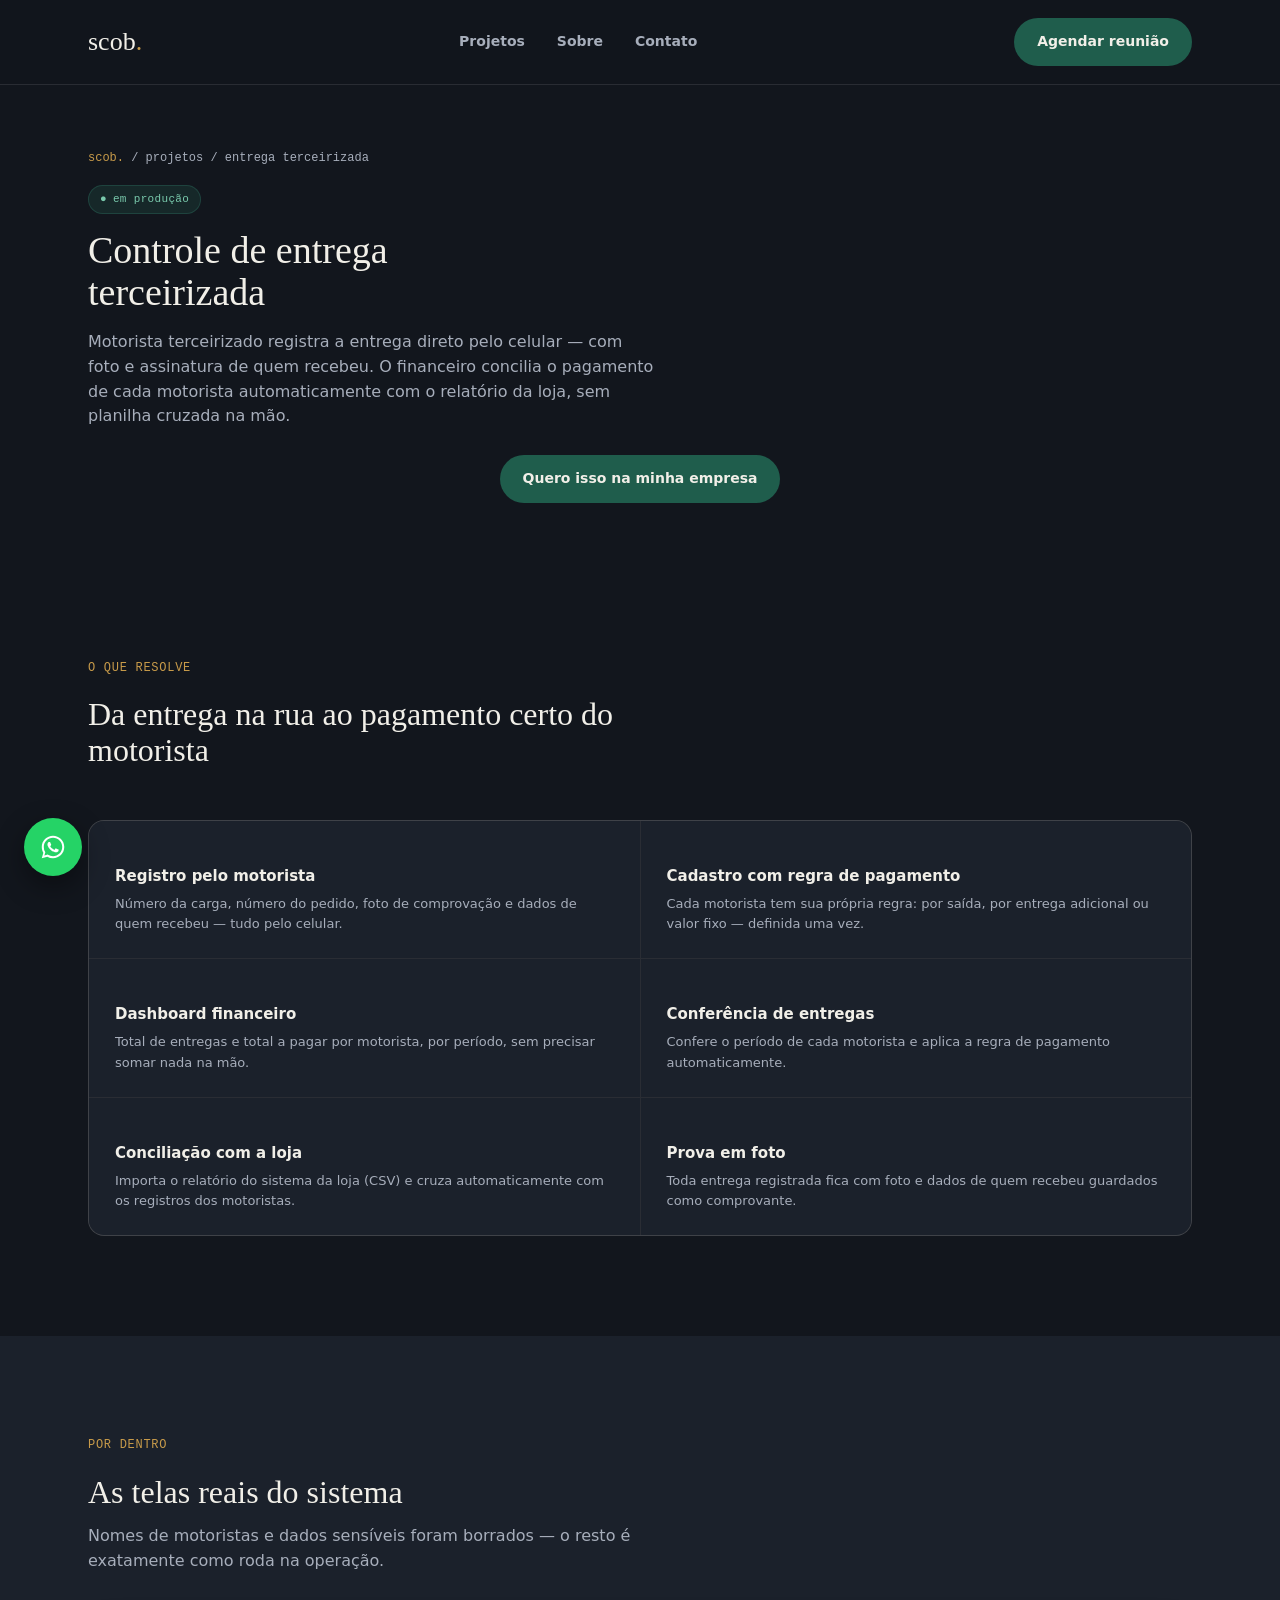
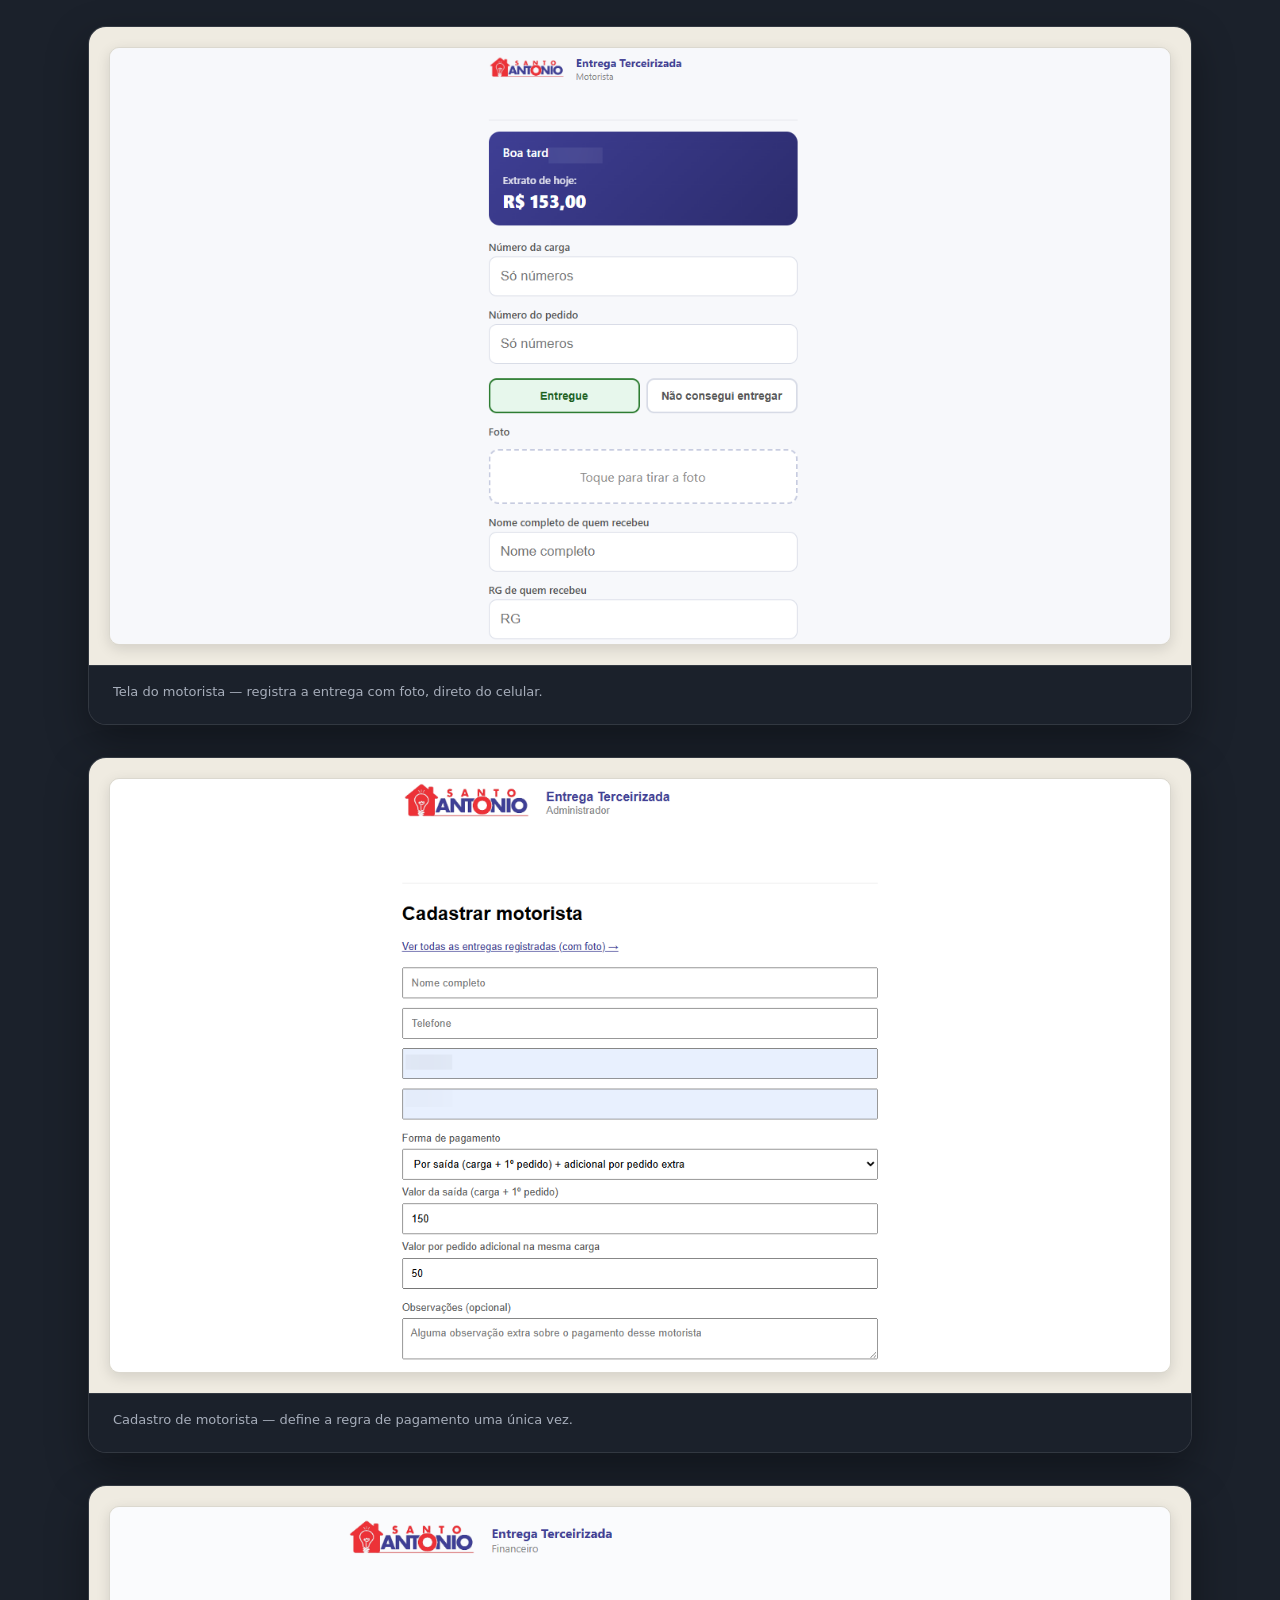
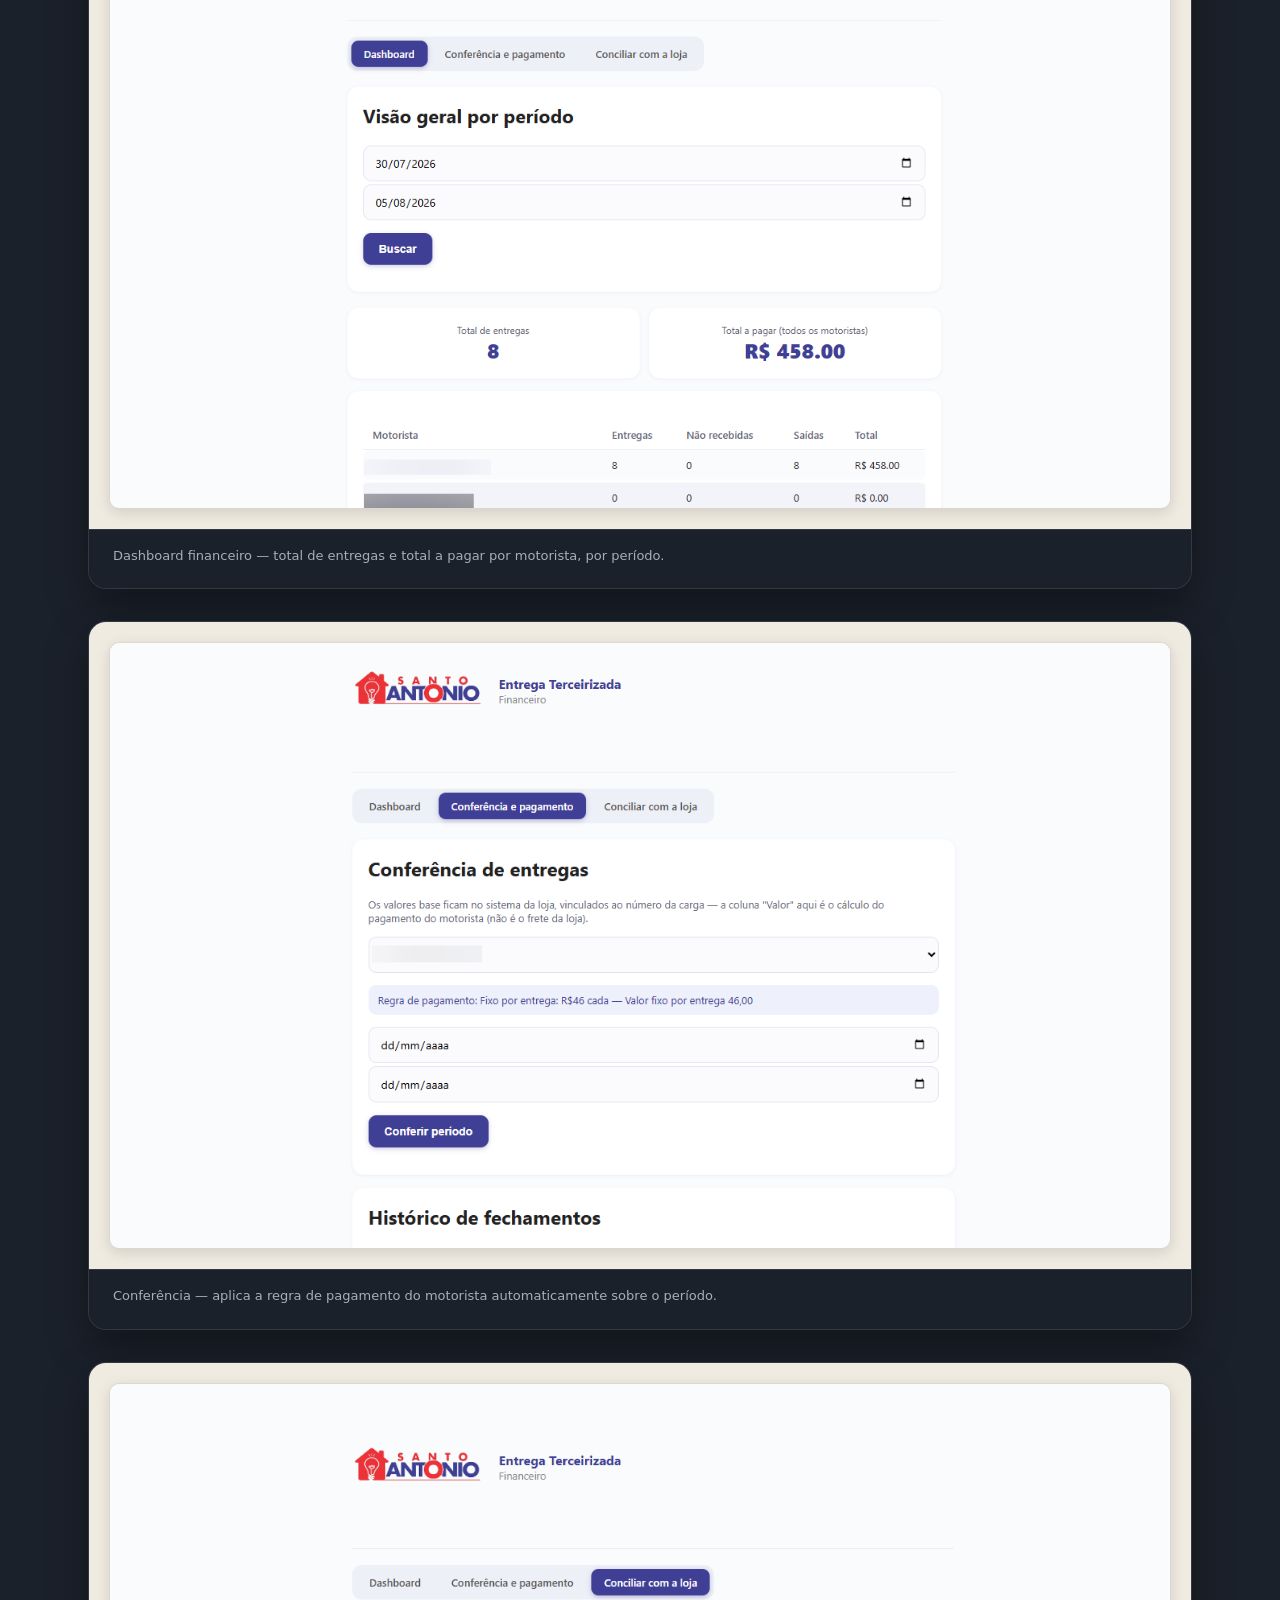
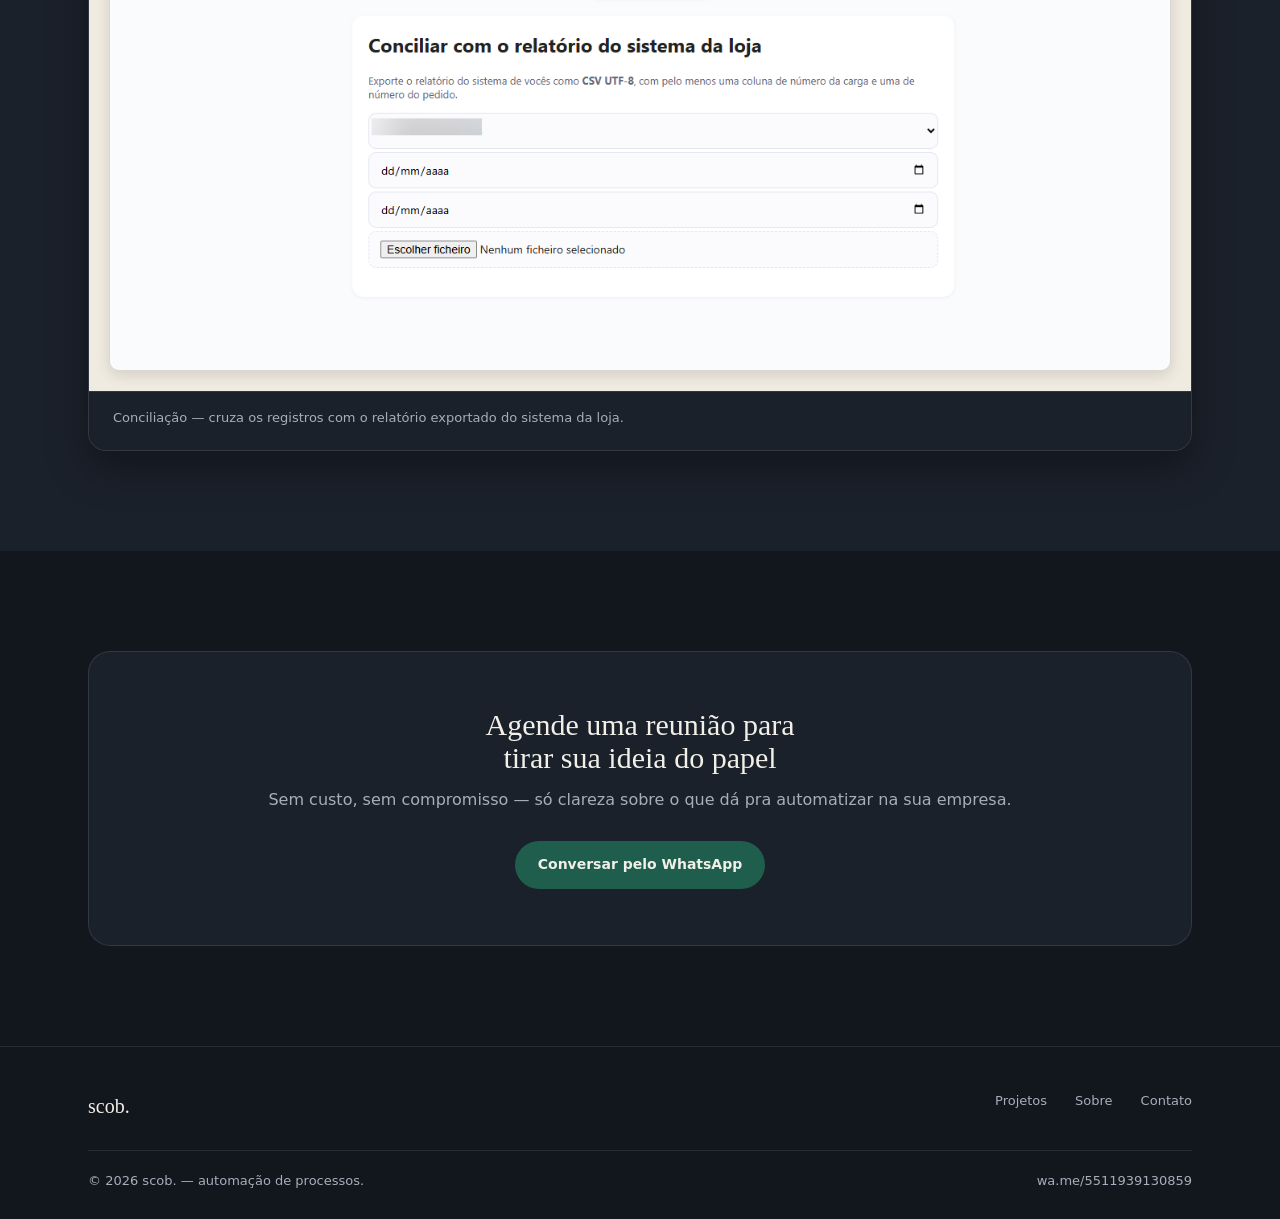
<file: entrega-terceirizada.html>
<!DOCTYPE html>
<html lang="pt-BR">
<head>
<meta charset="UTF-8" />
<meta name="viewport" content="width=device-width, initial-scale=1.0" />
<title>Controle de Entrega Terceirizada — scob.</title>
<meta name="description" content="Motorista registra a entrega pelo celular, financeiro concilia pagamento automaticamente. Veja como o sistema de entrega terceirizada funciona por dentro." />
<link rel="preconnect" href="https://fonts.googleapis.com">
<link rel="preconnect" href="https://fonts.gstatic.com" crossorigin>
<link href="https://fonts.googleapis.com/css2?family=Fraunces:opsz,wght@9..144,500;9..144,600;9..144,700&family=Manrope:wght@400;500;600;700;800&family=IBM+Plex+Mono:wght@400;500&display=swap" rel="stylesheet">
<link rel="stylesheet" href="../styles.css">
</head>
<body>

<header>
  <div class="nav">
    <a class="logo" href="../index.html">scob<span>.</span></a>
    <nav class="links">
      <a href="../index.html#projetos">Projetos</a>
      <a href="../index.html#sobre">Sobre</a>
      <a href="../index.html#contato">Contato</a>
    </nav>
    <a class="btn btn-pine" href="https://wa.me/5511939130859?text=Quero%20saber%20mais%20sobre%20entrega%20terceirizada" target="_blank" rel="noopener">Agendar reunião</a>
  </div>
</header>

<section class="proj-hero">
  <div class="wrap">
    <div class="breadcrumb"><a href="../index.html">scob.</a> / projetos / entrega terceirizada</div>
    <span class="tag tag-live"><span class="mono">●</span> em produção</span>
    <h1 style="margin-top:16px;">Controle de entrega terceirizada</h1>
    <p class="lead">Motorista terceirizado registra a entrega direto pelo celular — com foto e assinatura de quem recebeu. O financeiro concilia o pagamento de cada motorista automaticamente com o relatório da loja, sem planilha cruzada na mão.</p>
    <div class="hero-cta">
      <a class="btn btn-pine" href="https://wa.me/5511939130859?text=Quero%20saber%20mais%20sobre%20entrega%20terceirizada" target="_blank" rel="noopener">Quero isso na minha empresa</a>
    </div>
  </div>
</section>

<section>
  <div class="wrap">
    <div class="section-head reveal">
      <div class="eyebrow">O que resolve</div>
      <h2>Da entrega na rua ao pagamento certo do motorista</h2>
    </div>
    <div class="feat-list reveal">
      <div class="feat-item">
        <h4>Registro pelo motorista</h4>
        <p>Número da carga, número do pedido, foto de comprovação e dados de quem recebeu — tudo pelo celular.</p>
      </div>
      <div class="feat-item">
        <h4>Cadastro com regra de pagamento</h4>
        <p>Cada motorista tem sua própria regra: por saída, por entrega adicional ou valor fixo — definida uma vez.</p>
      </div>
      <div class="feat-item">
        <h4>Dashboard financeiro</h4>
        <p>Total de entregas e total a pagar por motorista, por período, sem precisar somar nada na mão.</p>
      </div>
      <div class="feat-item">
        <h4>Conferência de entregas</h4>
        <p>Confere o período de cada motorista e aplica a regra de pagamento automaticamente.</p>
      </div>
      <div class="feat-item">
        <h4>Conciliação com a loja</h4>
        <p>Importa o relatório do sistema da loja (CSV) e cruza automaticamente com os registros dos motoristas.</p>
      </div>
      <div class="feat-item">
        <h4>Prova em foto</h4>
        <p>Toda entrega registrada fica com foto e dados de quem recebeu guardados como comprovante.</p>
      </div>
    </div>
  </div>
</section>

<section style="background:var(--ink-soft);">
  <div class="wrap">
    <div class="section-head reveal oninkg">
      <div class="eyebrow">Por dentro</div>
      <h2>As telas reais do sistema</h2>
      <p>Nomes de motoristas e dados sensíveis foram borrados — o resto é exatamente como roda na operação.</p>
    </div>
    <div class="gallery reveal">
      <div class="gallery-item">
        <div class="img-frame"><img src="../assets/entrega/10-entrega-motorista.png" alt="Tela do motorista para registrar entrega" /></div>
        <div class="gallery-caption">Tela do motorista — registra a entrega com foto, direto do celular.</div>
      </div>
      <div class="gallery-item">
        <div class="img-frame"><img src="../assets/entrega/11-cadastrar-motorista.png" alt="Cadastro de motorista com regra de pagamento" /></div>
        <div class="gallery-caption">Cadastro de motorista — define a regra de pagamento uma única vez.</div>
      </div>
      <div class="gallery-item">
        <div class="img-frame"><img src="../assets/entrega/12-entrega-financeiro.png" alt="Dashboard financeiro de entregas" /></div>
        <div class="gallery-caption">Dashboard financeiro — total de entregas e total a pagar por motorista, por período.</div>
      </div>
      <div class="gallery-item">
        <div class="img-frame"><img src="../assets/entrega/13-conferencia-entregas.png" alt="Conferência de entregas e pagamento" /></div>
        <div class="gallery-caption">Conferência — aplica a regra de pagamento do motorista automaticamente sobre o período.</div>
      </div>
      <div class="gallery-item">
        <div class="img-frame"><img src="../assets/entrega/14-conciliar-loja.png" alt="Conciliação com o relatório da loja" /></div>
        <div class="gallery-caption">Conciliação — cruza os registros com o relatório exportado do sistema da loja.</div>
      </div>
    </div>
  </div>
</section>

<section id="contato">
  <div class="wrap">
    <div class="cta-final reveal">
      <h2>Agende uma reunião para tirar sua ideia do papel</h2>
      <p>Sem custo, sem compromisso — só clareza sobre o que dá pra automatizar na sua empresa.</p>
      <div class="hero-cta">
        <a class="btn btn-pine" href="https://wa.me/5511939130859?text=Quero%20saber%20mais%20sobre%20entrega%20terceirizada" target="_blank" rel="noopener">Conversar pelo WhatsApp</a>
      </div>
    </div>
  </div>
</section>

<footer>
  <div class="wrap">
    <div class="footer-top">
      <a class="footer-logo" href="../index.html">scob.</a>
      <div style="display:flex;gap:28px;flex-wrap:wrap;">
        <a href="../index.html#projetos">Projetos</a>
        <a href="../index.html#sobre">Sobre</a>
        <a href="../index.html#contato">Contato</a>
      </div>
    </div>
    <div class="footer-bottom">
      <span>© <span id="year"></span> scob. — automação de processos.</span>
      <a href="https://wa.me/5511939130859" target="_blank" rel="noopener">wa.me/5511939130859</a>
    </div>
  </div>
</footer>

<script>
  document.getElementById('year').textContent = new Date().getFullYear();
  var reduced = window.matchMedia('(prefers-reduced-motion: reduce)').matches;
  var els = document.querySelectorAll('.reveal');
  if('IntersectionObserver' in window && !reduced){
    var io = new IntersectionObserver(function(entries){
      entries.forEach(function(e){ if(e.isIntersecting){ e.target.classList.add('in'); io.unobserve(e.target); } });
    }, { threshold: 0.12 });
    els.forEach(function(el){ io.observe(el); });
  } else {
    els.forEach(function(el){ el.classList.add('in'); });
  }
</script>

<a class="whatsapp-fab" href="https://wa.me/5511939130859?text=Quero%20falar%20sobre%20automa%C3%A7%C3%A3o" target="_blank" rel="noopener" aria-label="Falar no WhatsApp">
  <svg viewBox="0 0 32 32" xmlns="http://www.w3.org/2000/svg">
    <path fill="#FFFFFF" d="M16.02 4C9.39 4 4.02 9.37 4.02 16c0 2.25.62 4.36 1.7 6.17L4 28l5.98-1.67A11.9 11.9 0 0 0 16.02 28C22.65 28 28 22.63 28 16S22.65 4 16.02 4Zm0 21.8c-1.94 0-3.75-.57-5.27-1.55l-.38-.24-3.55.99.98-3.46-.25-.36A9.7 9.7 0 0 1 6.2 16c0-5.4 4.4-9.8 9.82-9.8 5.42 0 9.82 4.4 9.82 9.8 0 5.4-4.4 9.8-9.82 9.8Zm5.38-7.34c-.29-.15-1.74-.86-2.01-.96-.27-.1-.47-.15-.66.15-.2.29-.76.96-.93 1.16-.17.2-.34.22-.63.07-.29-.15-1.24-.46-2.36-1.46-.87-.78-1.46-1.74-1.63-2.03-.17-.29-.02-.45.13-.6.13-.13.29-.34.44-.51.15-.17.2-.29.29-.49.1-.2.05-.37-.02-.51-.07-.15-.66-1.6-.91-2.19-.24-.58-.48-.5-.66-.51h-.56c-.2 0-.51.07-.78.37-.27.29-1.02 1-1.02 2.44s1.05 2.83 1.19 3.03c.15.2 2.07 3.16 5.02 4.43.7.3 1.25.48 1.68.62.71.22 1.35.19 1.86.12.57-.08 1.74-.71 1.98-1.4.24-.68.24-1.27.17-1.4-.07-.12-.27-.2-.56-.35Z"/>
  </svg>
</a>

</body>
</html>
</file>
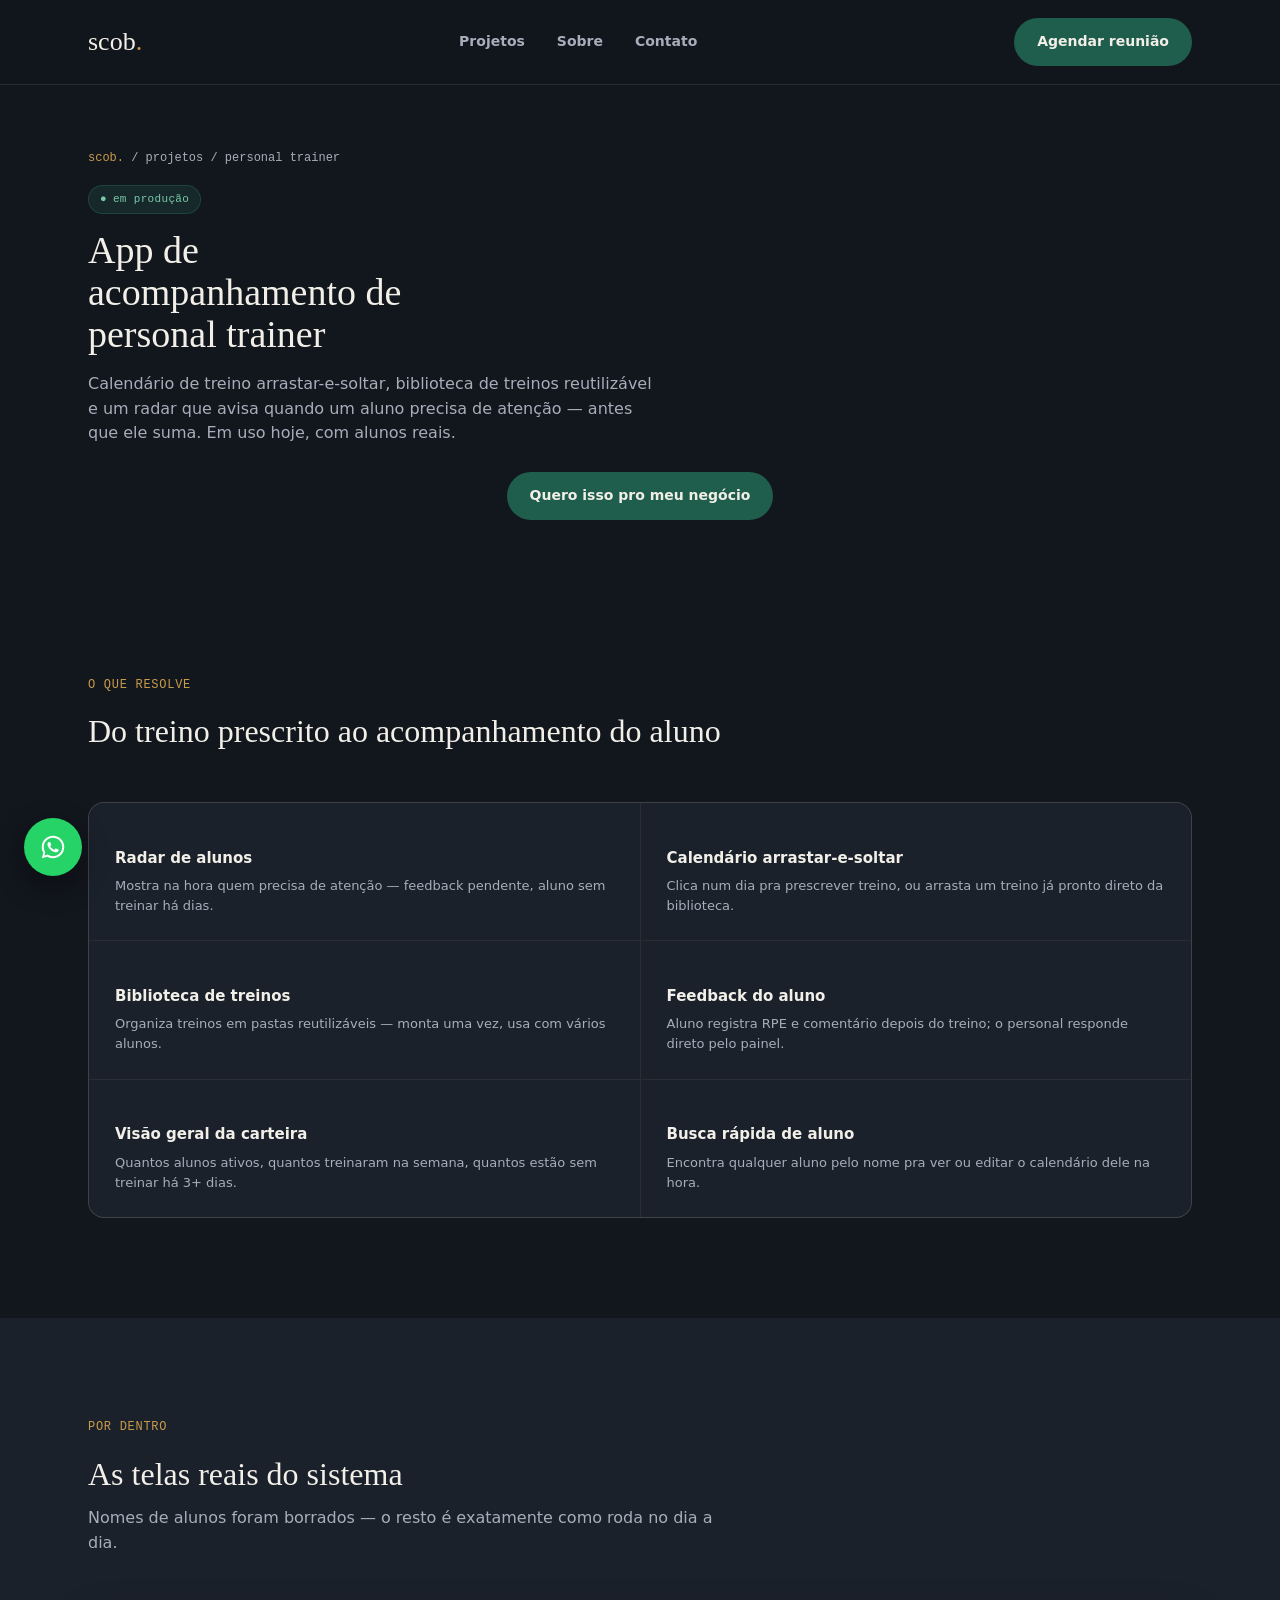
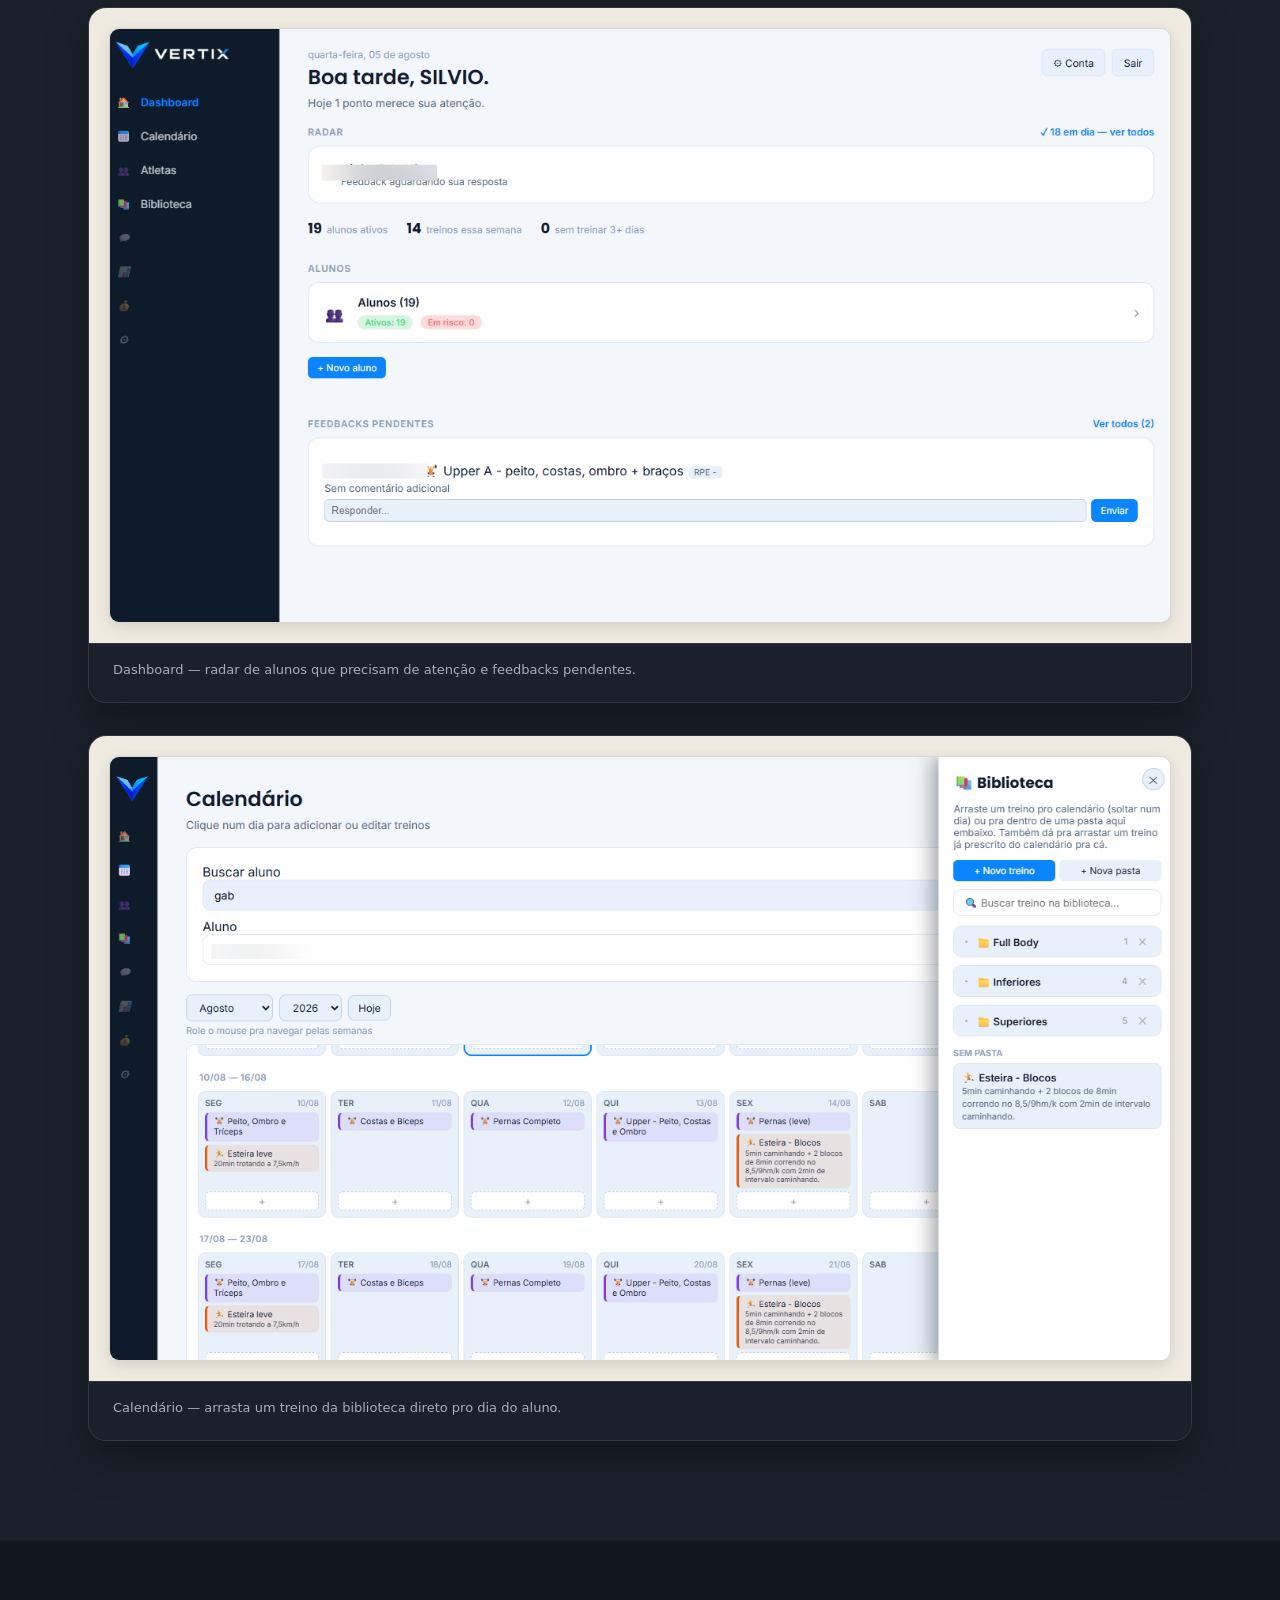
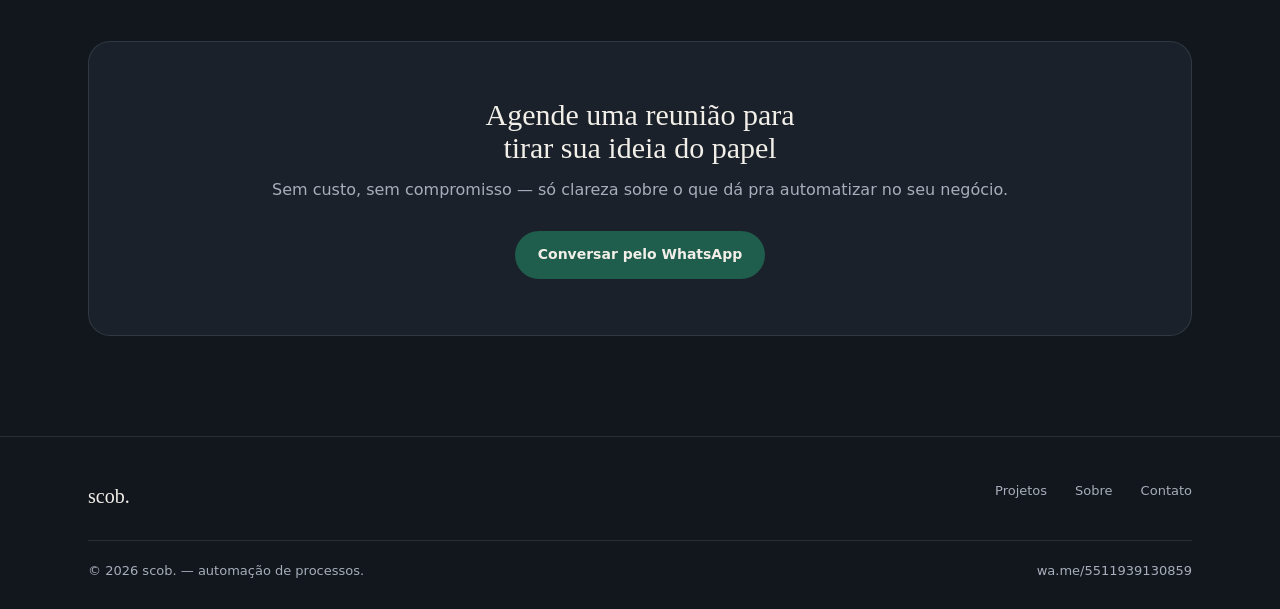
<file: personal-trainer.html>
<!DOCTYPE html>
<html lang="pt-BR">
<head>
<meta charset="UTF-8" />
<meta name="viewport" content="width=device-width, initial-scale=1.0" />
<title>App de Personal Trainer — scob.</title>
<meta name="description" content="Calendário de treino, biblioteca reutilizável e radar de alunos que precisam de atenção. Veja como o app de personal trainer funciona por dentro." />
<link rel="preconnect" href="https://fonts.googleapis.com">
<link rel="preconnect" href="https://fonts.gstatic.com" crossorigin>
<link href="https://fonts.googleapis.com/css2?family=Fraunces:opsz,wght@9..144,500;9..144,600;9..144,700&family=Manrope:wght@400;500;600;700;800&family=IBM+Plex+Mono:wght@400;500&display=swap" rel="stylesheet">
<link rel="stylesheet" href="../styles.css">
</head>
<body>

<header>
  <div class="nav">
    <a class="logo" href="../index.html">scob<span>.</span></a>
    <nav class="links">
      <a href="../index.html#projetos">Projetos</a>
      <a href="../index.html#sobre">Sobre</a>
      <a href="../index.html#contato">Contato</a>
    </nav>
    <a class="btn btn-pine" href="https://wa.me/5511939130859?text=Quero%20saber%20mais%20sobre%20o%20app%20de%20personal%20trainer" target="_blank" rel="noopener">Agendar reunião</a>
  </div>
</header>

<section class="proj-hero">
  <div class="wrap">
    <div class="breadcrumb"><a href="../index.html">scob.</a> / projetos / personal trainer</div>
    <span class="tag tag-live"><span class="mono">●</span> em produção</span>
    <h1 style="margin-top:16px;">App de acompanhamento de personal trainer</h1>
    <p class="lead">Calendário de treino arrastar-e-soltar, biblioteca de treinos reutilizável e um radar que avisa quando um aluno precisa de atenção — antes que ele suma. Em uso hoje, com alunos reais.</p>
    <div class="hero-cta">
      <a class="btn btn-pine" href="https://wa.me/5511939130859?text=Quero%20saber%20mais%20sobre%20o%20app%20de%20personal%20trainer" target="_blank" rel="noopener">Quero isso pro meu negócio</a>
    </div>
  </div>
</section>

<section>
  <div class="wrap">
    <div class="section-head reveal">
      <div class="eyebrow">O que resolve</div>
      <h2>Do treino prescrito ao acompanhamento do aluno</h2>
    </div>
    <div class="feat-list reveal">
      <div class="feat-item">
        <h4>Radar de alunos</h4>
        <p>Mostra na hora quem precisa de atenção — feedback pendente, aluno sem treinar há dias.</p>
      </div>
      <div class="feat-item">
        <h4>Calendário arrastar-e-soltar</h4>
        <p>Clica num dia pra prescrever treino, ou arrasta um treino já pronto direto da biblioteca.</p>
      </div>
      <div class="feat-item">
        <h4>Biblioteca de treinos</h4>
        <p>Organiza treinos em pastas reutilizáveis — monta uma vez, usa com vários alunos.</p>
      </div>
      <div class="feat-item">
        <h4>Feedback do aluno</h4>
        <p>Aluno registra RPE e comentário depois do treino; o personal responde direto pelo painel.</p>
      </div>
      <div class="feat-item">
        <h4>Visão geral da carteira</h4>
        <p>Quantos alunos ativos, quantos treinaram na semana, quantos estão sem treinar há 3+ dias.</p>
      </div>
      <div class="feat-item">
        <h4>Busca rápida de aluno</h4>
        <p>Encontra qualquer aluno pelo nome pra ver ou editar o calendário dele na hora.</p>
      </div>
    </div>
  </div>
</section>

<section style="background:var(--ink-soft);">
  <div class="wrap">
    <div class="section-head reveal oninkg">
      <div class="eyebrow">Por dentro</div>
      <h2>As telas reais do sistema</h2>
      <p>Nomes de alunos foram borrados — o resto é exatamente como roda no dia a dia.</p>
    </div>
    <div class="gallery reveal">
      <div class="gallery-item">
        <div class="img-frame"><img src="../assets/personal/08-vertix-dashboard.png" alt="Dashboard do personal trainer com radar de alunos" /></div>
        <div class="gallery-caption">Dashboard — radar de alunos que precisam de atenção e feedbacks pendentes.</div>
      </div>
      <div class="gallery-item">
        <div class="img-frame"><img src="../assets/personal/09-vertix-calendario.png" alt="Calendário de treinos com biblioteca" /></div>
        <div class="gallery-caption">Calendário — arrasta um treino da biblioteca direto pro dia do aluno.</div>
      </div>
    </div>
  </div>
</section>

<section id="contato">
  <div class="wrap">
    <div class="cta-final reveal">
      <h2>Agende uma reunião para tirar sua ideia do papel</h2>
      <p>Sem custo, sem compromisso — só clareza sobre o que dá pra automatizar no seu negócio.</p>
      <div class="hero-cta">
        <a class="btn btn-pine" href="https://wa.me/5511939130859?text=Quero%20saber%20mais%20sobre%20o%20app%20de%20personal%20trainer" target="_blank" rel="noopener">Conversar pelo WhatsApp</a>
      </div>
    </div>
  </div>
</section>

<footer>
  <div class="wrap">
    <div class="footer-top">
      <a class="footer-logo" href="../index.html">scob.</a>
      <div style="display:flex;gap:28px;flex-wrap:wrap;">
        <a href="../index.html#projetos">Projetos</a>
        <a href="../index.html#sobre">Sobre</a>
        <a href="../index.html#contato">Contato</a>
      </div>
    </div>
    <div class="footer-bottom">
      <span>© <span id="year"></span> scob. — automação de processos.</span>
      <a href="https://wa.me/5511939130859" target="_blank" rel="noopener">wa.me/5511939130859</a>
    </div>
  </div>
</footer>

<script>
  document.getElementById('year').textContent = new Date().getFullYear();
  var reduced = window.matchMedia('(prefers-reduced-motion: reduce)').matches;
  var els = document.querySelectorAll('.reveal');
  if('IntersectionObserver' in window && !reduced){
    var io = new IntersectionObserver(function(entries){
      entries.forEach(function(e){ if(e.isIntersecting){ e.target.classList.add('in'); io.unobserve(e.target); } });
    }, { threshold: 0.12 });
    els.forEach(function(el){ io.observe(el); });
  } else {
    els.forEach(function(el){ el.classList.add('in'); });
  }
</script>

<a class="whatsapp-fab" href="https://wa.me/5511939130859?text=Quero%20falar%20sobre%20automa%C3%A7%C3%A3o" target="_blank" rel="noopener" aria-label="Falar no WhatsApp">
  <svg viewBox="0 0 32 32" xmlns="http://www.w3.org/2000/svg">
    <path fill="#FFFFFF" d="M16.02 4C9.39 4 4.02 9.37 4.02 16c0 2.25.62 4.36 1.7 6.17L4 28l5.98-1.67A11.9 11.9 0 0 0 16.02 28C22.65 28 28 22.63 28 16S22.65 4 16.02 4Zm0 21.8c-1.94 0-3.75-.57-5.27-1.55l-.38-.24-3.55.99.98-3.46-.25-.36A9.7 9.7 0 0 1 6.2 16c0-5.4 4.4-9.8 9.82-9.8 5.42 0 9.82 4.4 9.82 9.8 0 5.4-4.4 9.8-9.82 9.8Zm5.38-7.34c-.29-.15-1.74-.86-2.01-.96-.27-.1-.47-.15-.66.15-.2.29-.76.96-.93 1.16-.17.2-.34.22-.63.07-.29-.15-1.24-.46-2.36-1.46-.87-.78-1.46-1.74-1.63-2.03-.17-.29-.02-.45.13-.6.13-.13.29-.34.44-.51.15-.17.2-.29.29-.49.1-.2.05-.37-.02-.51-.07-.15-.66-1.6-.91-2.19-.24-.58-.48-.5-.66-.51h-.56c-.2 0-.51.07-.78.37-.27.29-1.02 1-1.02 2.44s1.05 2.83 1.19 3.03c.15.2 2.07 3.16 5.02 4.43.7.3 1.25.48 1.68.62.71.22 1.35.19 1.86.12.57-.08 1.74-.71 1.98-1.4.24-.68.24-1.27.17-1.4-.07-.12-.27-.2-.56-.35Z"/>
  </svg>
</a>

</body>
</html>
</file>
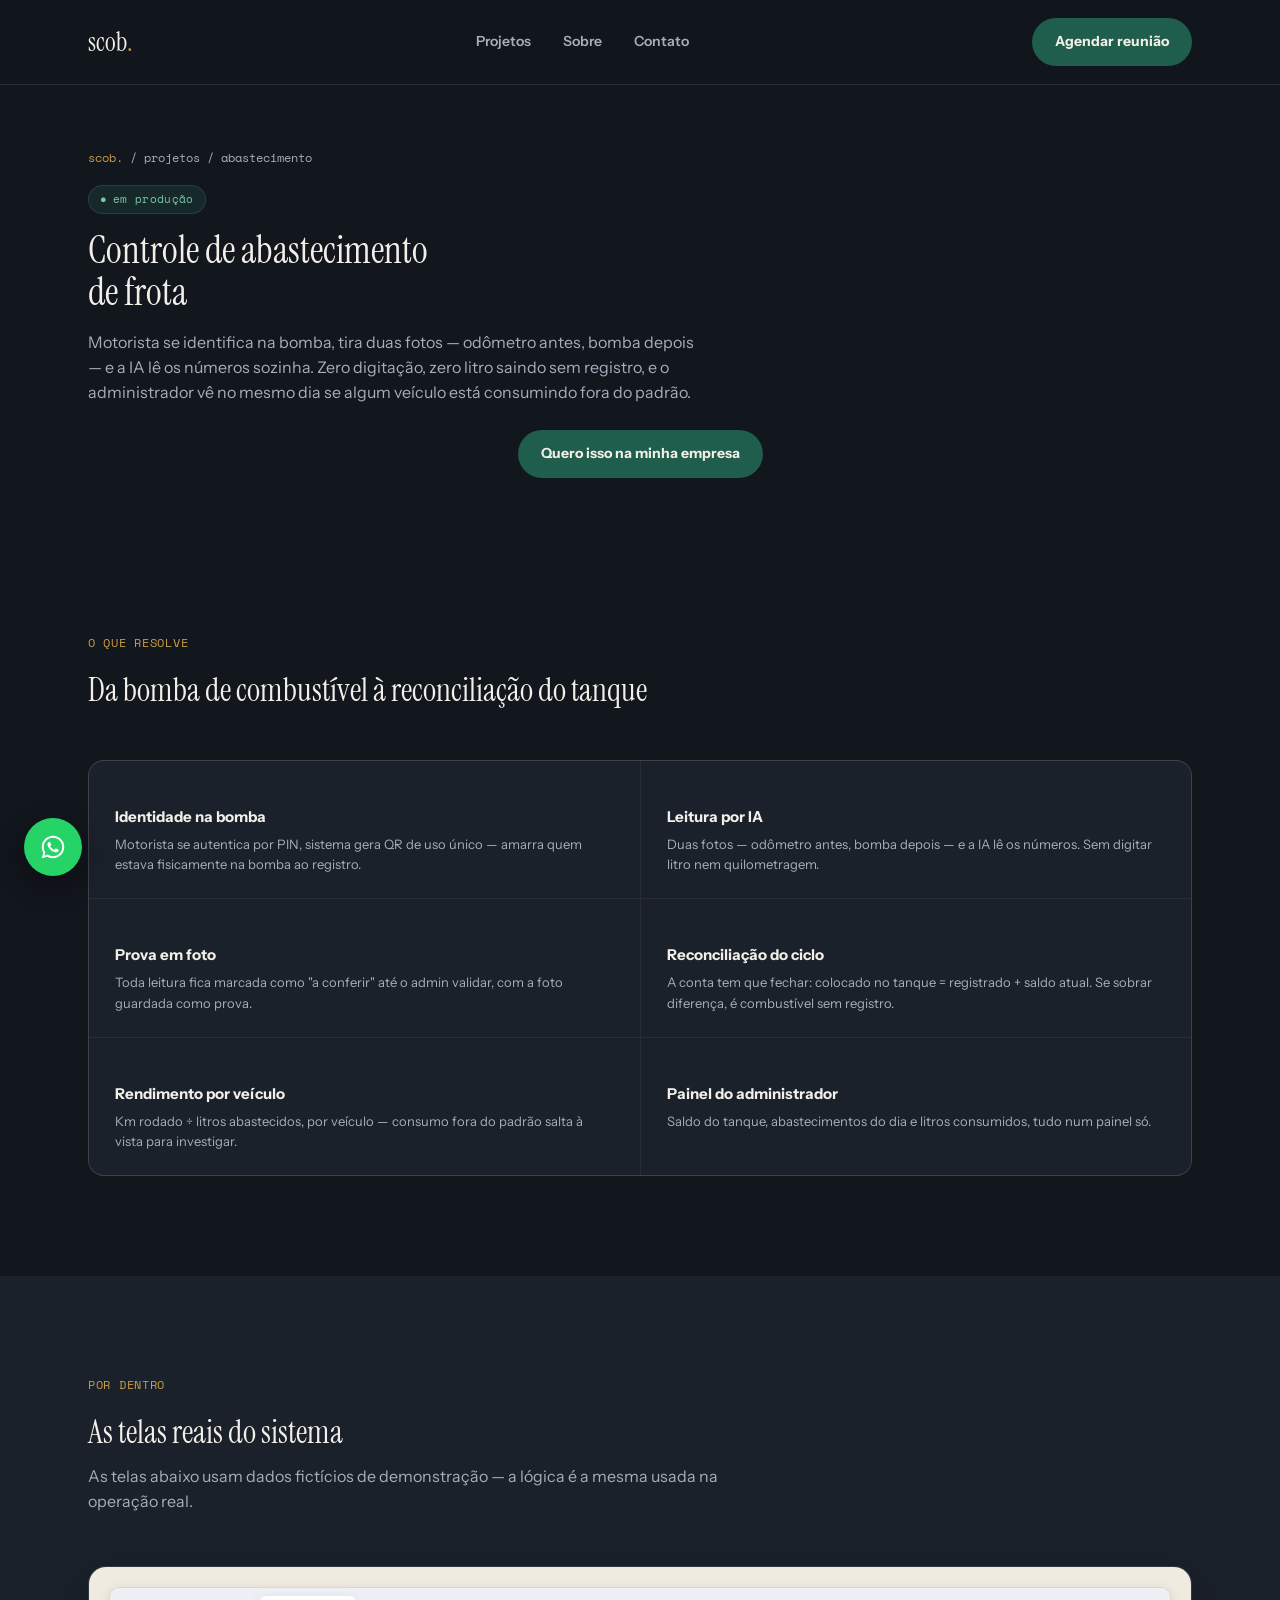
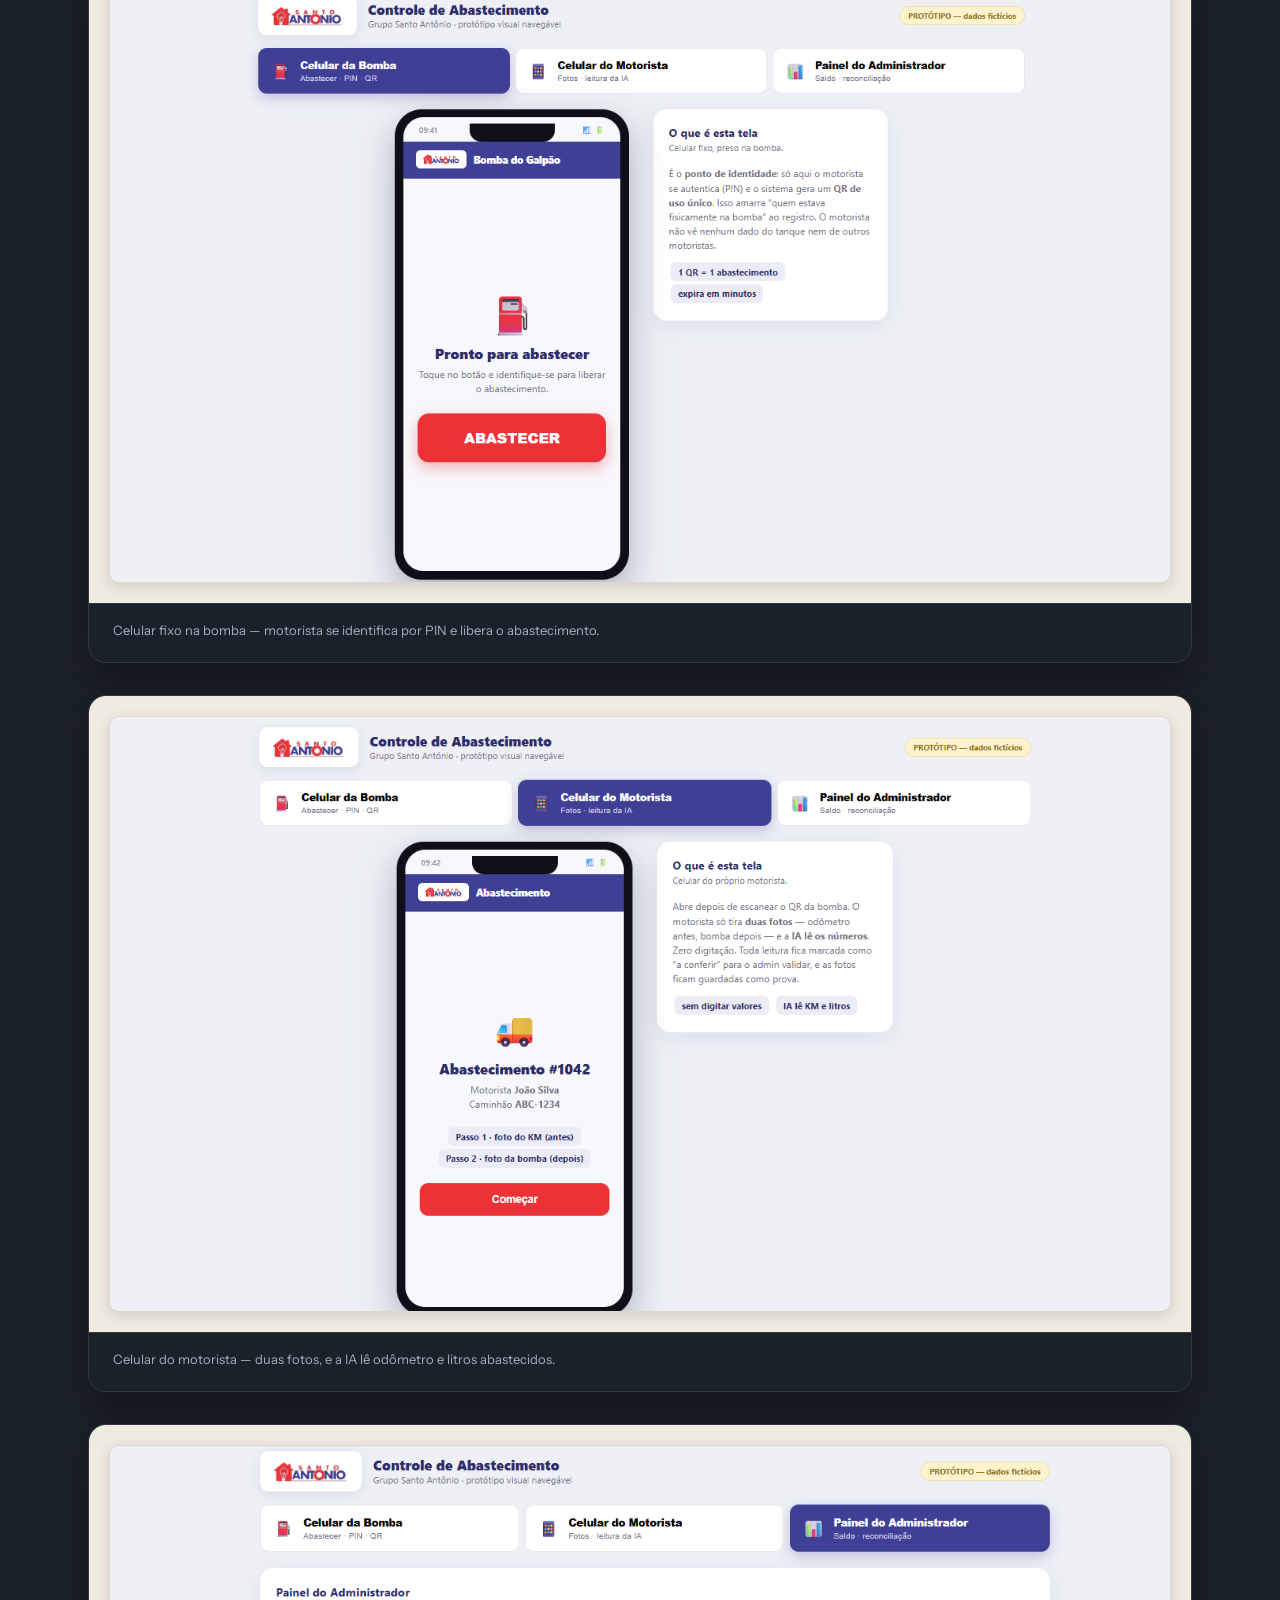
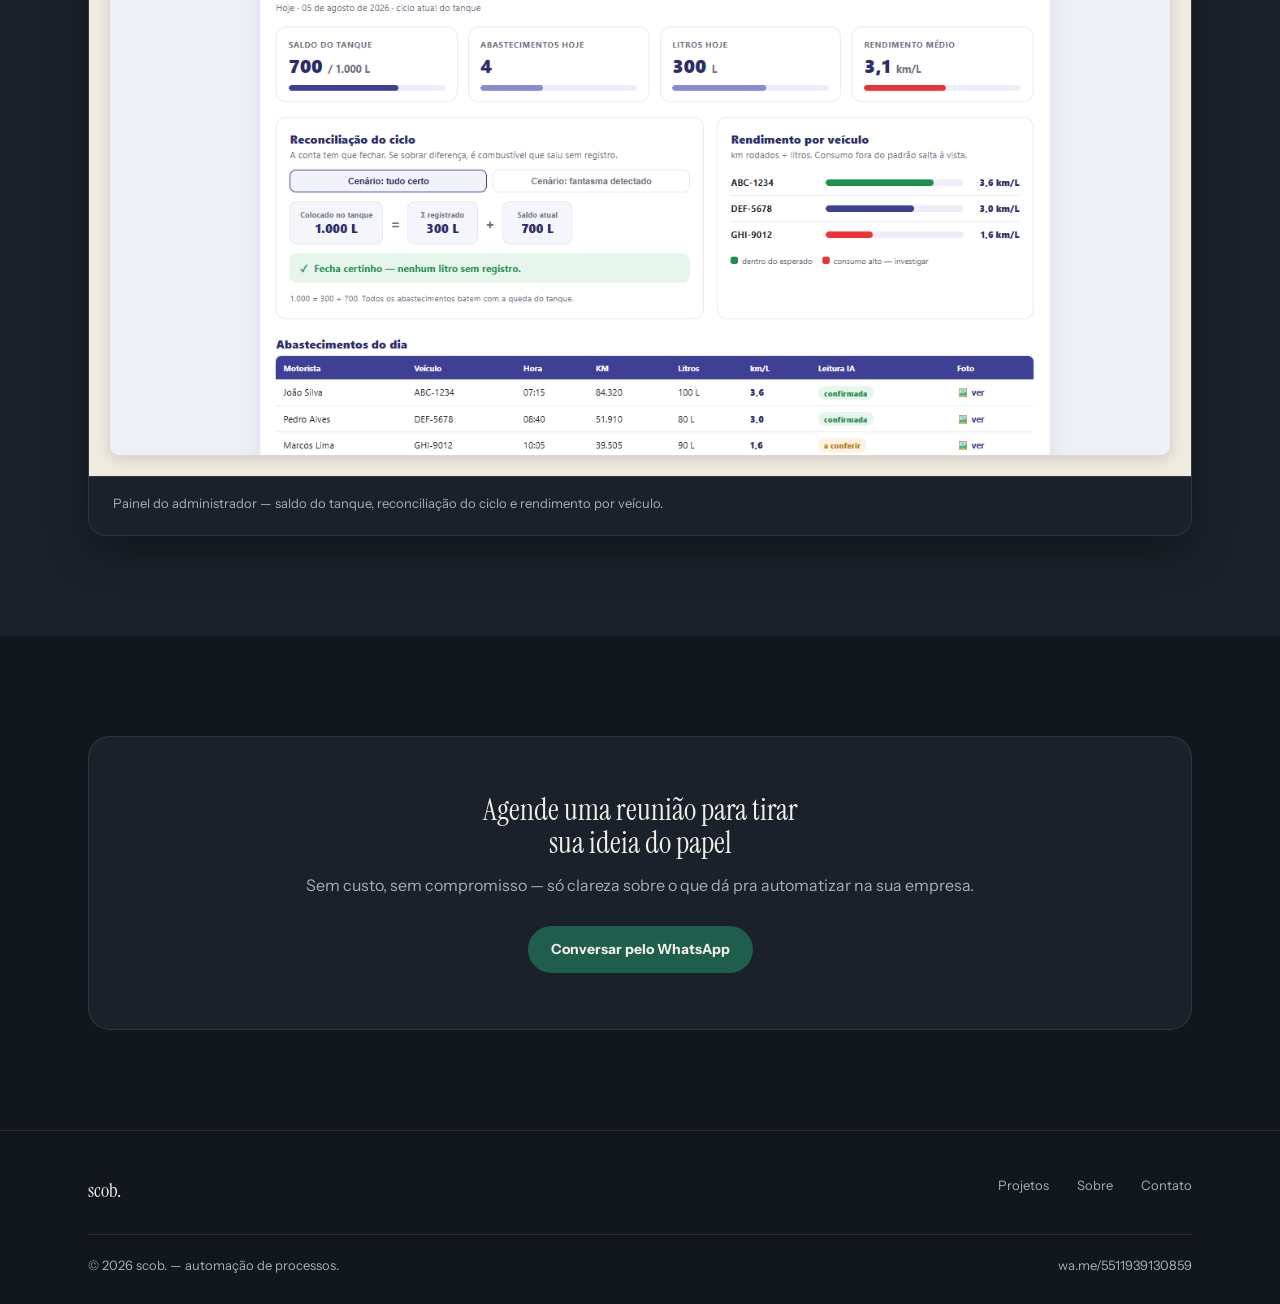
<file: projetos/abastecimento.html>
<!DOCTYPE html>
<html lang="pt-BR">
<head>
<meta charset="UTF-8" />
<meta name="viewport" content="width=device-width, initial-scale=1.0" />
<title>Controle de Abastecimento — scob.</title>
<meta name="description" content="Motorista tira duas fotos, a IA lê os números. Zero digitação, zero litro sem registro. Veja como o sistema de controle de abastecimento funciona por dentro." />
<link rel="preconnect" href="https://fonts.googleapis.com">
<link rel="preconnect" href="https://fonts.gstatic.com" crossorigin>
<link href="https://fonts.googleapis.com/css2?family=Instrument+Serif&family=Instrument+Sans:wght@400;500;600;700&family=Space+Mono:wght@400;700&display=swap" rel="stylesheet">
<link rel="stylesheet" href="../styles.css">
</head>
<body>

<header>
  <div class="nav">
    <a class="logo" href="../index.html">scob<span>.</span></a>
    <nav class="links">
      <a href="../index.html#projetos">Projetos</a>
      <a href="../index.html#sobre">Sobre</a>
      <a href="../index.html#contato">Contato</a>
    </nav>
    <a class="btn btn-pine" href="https://wa.me/5511939130859?text=Quero%20saber%20mais%20sobre%20controle%20de%20abastecimento" target="_blank" rel="noopener">Agendar reunião</a>
  </div>
</header>

<section class="proj-hero">
  <div class="wrap">
    <div class="breadcrumb"><a href="../index.html">scob.</a> / projetos / abastecimento</div>
    <span class="tag tag-live"><span class="mono">●</span> em produção</span>
    <h1 style="margin-top:16px;">Controle de abastecimento de frota</h1>
    <p class="lead">Motorista se identifica na bomba, tira duas fotos — odômetro antes, bomba depois — e a IA lê os números sozinha. Zero digitação, zero litro saindo sem registro, e o administrador vê no mesmo dia se algum veículo está consumindo fora do padrão.</p>
    <div class="hero-cta">
      <a class="btn btn-pine" href="https://wa.me/5511939130859?text=Quero%20saber%20mais%20sobre%20controle%20de%20abastecimento" target="_blank" rel="noopener">Quero isso na minha empresa</a>
    </div>
  </div>
</section>

<section>
  <div class="wrap">
    <div class="section-head reveal">
      <div class="eyebrow">O que resolve</div>
      <h2>Da bomba de combustível à reconciliação do tanque</h2>
    </div>
    <div class="feat-list reveal">
      <div class="feat-item">
        <h4>Identidade na bomba</h4>
        <p>Motorista se autentica por PIN, sistema gera QR de uso único — amarra quem estava fisicamente na bomba ao registro.</p>
      </div>
      <div class="feat-item">
        <h4>Leitura por IA</h4>
        <p>Duas fotos — odômetro antes, bomba depois — e a IA lê os números. Sem digitar litro nem quilometragem.</p>
      </div>
      <div class="feat-item">
        <h4>Prova em foto</h4>
        <p>Toda leitura fica marcada como "a conferir" até o admin validar, com a foto guardada como prova.</p>
      </div>
      <div class="feat-item">
        <h4>Reconciliação do ciclo</h4>
        <p>A conta tem que fechar: colocado no tanque = registrado + saldo atual. Se sobrar diferença, é combustível sem registro.</p>
      </div>
      <div class="feat-item">
        <h4>Rendimento por veículo</h4>
        <p>Km rodado ÷ litros abastecidos, por veículo — consumo fora do padrão salta à vista para investigar.</p>
      </div>
      <div class="feat-item">
        <h4>Painel do administrador</h4>
        <p>Saldo do tanque, abastecimentos do dia e litros consumidos, tudo num painel só.</p>
      </div>
    </div>
  </div>
</section>

<section style="background:var(--ink-soft);">
  <div class="wrap">
    <div class="section-head reveal oninkg">
      <div class="eyebrow">Por dentro</div>
      <h2>As telas reais do sistema</h2>
      <p>As telas abaixo usam dados fictícios de demonstração — a lógica é a mesma usada na operação real.</p>
    </div>
    <div class="gallery reveal">
      <div class="gallery-item">
        <div class="img-frame"><img src="../assets/abastecimento/05-abastecimento-bomba.png" alt="Tela fixa na bomba de combustível" /></div>
        <div class="gallery-caption">Celular fixo na bomba — motorista se identifica por PIN e libera o abastecimento.</div>
      </div>
      <div class="gallery-item">
        <div class="img-frame"><img src="../assets/abastecimento/06-abastecimento-motorista.png" alt="Tela do motorista com leitura por IA" /></div>
        <div class="gallery-caption">Celular do motorista — duas fotos, e a IA lê odômetro e litros abastecidos.</div>
      </div>
      <div class="gallery-item">
        <div class="img-frame"><img src="../assets/abastecimento/07-abastecimento-admin.png" alt="Painel do administrador com reconciliação" /></div>
        <div class="gallery-caption">Painel do administrador — saldo do tanque, reconciliação do ciclo e rendimento por veículo.</div>
      </div>
    </div>
  </div>
</section>

<section id="contato">
  <div class="wrap">
    <div class="cta-final reveal">
      <h2>Agende uma reunião para tirar sua ideia do papel</h2>
      <p>Sem custo, sem compromisso — só clareza sobre o que dá pra automatizar na sua empresa.</p>
      <div class="hero-cta">
        <a class="btn btn-pine" href="https://wa.me/5511939130859?text=Quero%20saber%20mais%20sobre%20controle%20de%20abastecimento" target="_blank" rel="noopener">Conversar pelo WhatsApp</a>
      </div>
    </div>
  </div>
</section>

<footer>
  <div class="wrap">
    <div class="footer-top">
      <a class="footer-logo" href="../index.html">scob.</a>
      <div style="display:flex;gap:28px;flex-wrap:wrap;">
        <a href="../index.html#projetos">Projetos</a>
        <a href="../index.html#sobre">Sobre</a>
        <a href="../index.html#contato">Contato</a>
      </div>
    </div>
    <div class="footer-bottom">
      <span>© <span id="year"></span> scob. — automação de processos.</span>
      <a href="https://wa.me/5511939130859" target="_blank" rel="noopener">wa.me/5511939130859</a>
    </div>
  </div>
</footer>

<script>
  document.getElementById('year').textContent = new Date().getFullYear();
  var reduced = window.matchMedia('(prefers-reduced-motion: reduce)').matches;
  var els = document.querySelectorAll('.reveal');
  if('IntersectionObserver' in window && !reduced){
    var io = new IntersectionObserver(function(entries){
      entries.forEach(function(e){ if(e.isIntersecting){ e.target.classList.add('in'); io.unobserve(e.target); } });
    }, { threshold: 0.12 });
    els.forEach(function(el){ io.observe(el); });
  } else {
    els.forEach(function(el){ el.classList.add('in'); });
  }
</script>

<a class="whatsapp-fab" href="https://wa.me/5511939130859?text=Quero%20falar%20sobre%20automa%C3%A7%C3%A3o" target="_blank" rel="noopener" aria-label="Falar no WhatsApp">
  <svg viewBox="0 0 32 32" xmlns="http://www.w3.org/2000/svg">
    <path fill="#FFFFFF" d="M16.02 4C9.39 4 4.02 9.37 4.02 16c0 2.25.62 4.36 1.7 6.17L4 28l5.98-1.67A11.9 11.9 0 0 0 16.02 28C22.65 28 28 22.63 28 16S22.65 4 16.02 4Zm0 21.8c-1.94 0-3.75-.57-5.27-1.55l-.38-.24-3.55.99.98-3.46-.25-.36A9.7 9.7 0 0 1 6.2 16c0-5.4 4.4-9.8 9.82-9.8 5.42 0 9.82 4.4 9.82 9.8 0 5.4-4.4 9.8-9.82 9.8Zm5.38-7.34c-.29-.15-1.74-.86-2.01-.96-.27-.1-.47-.15-.66.15-.2.29-.76.96-.93 1.16-.17.2-.34.22-.63.07-.29-.15-1.24-.46-2.36-1.46-.87-.78-1.46-1.74-1.63-2.03-.17-.29-.02-.45.13-.6.13-.13.29-.34.44-.51.15-.17.2-.29.29-.49.1-.2.05-.37-.02-.51-.07-.15-.66-1.6-.91-2.19-.24-.58-.48-.5-.66-.51h-.56c-.2 0-.51.07-.78.37-.27.29-1.02 1-1.02 2.44s1.05 2.83 1.19 3.03c.15.2 2.07 3.16 5.02 4.43.7.3 1.25.48 1.68.62.71.22 1.35.19 1.86.12.57-.08 1.74-.71 1.98-1.4.24-.68.24-1.27.17-1.4-.07-.12-.27-.2-.56-.35Z"/>
  </svg>
</a>

</body>
</html>
</file>
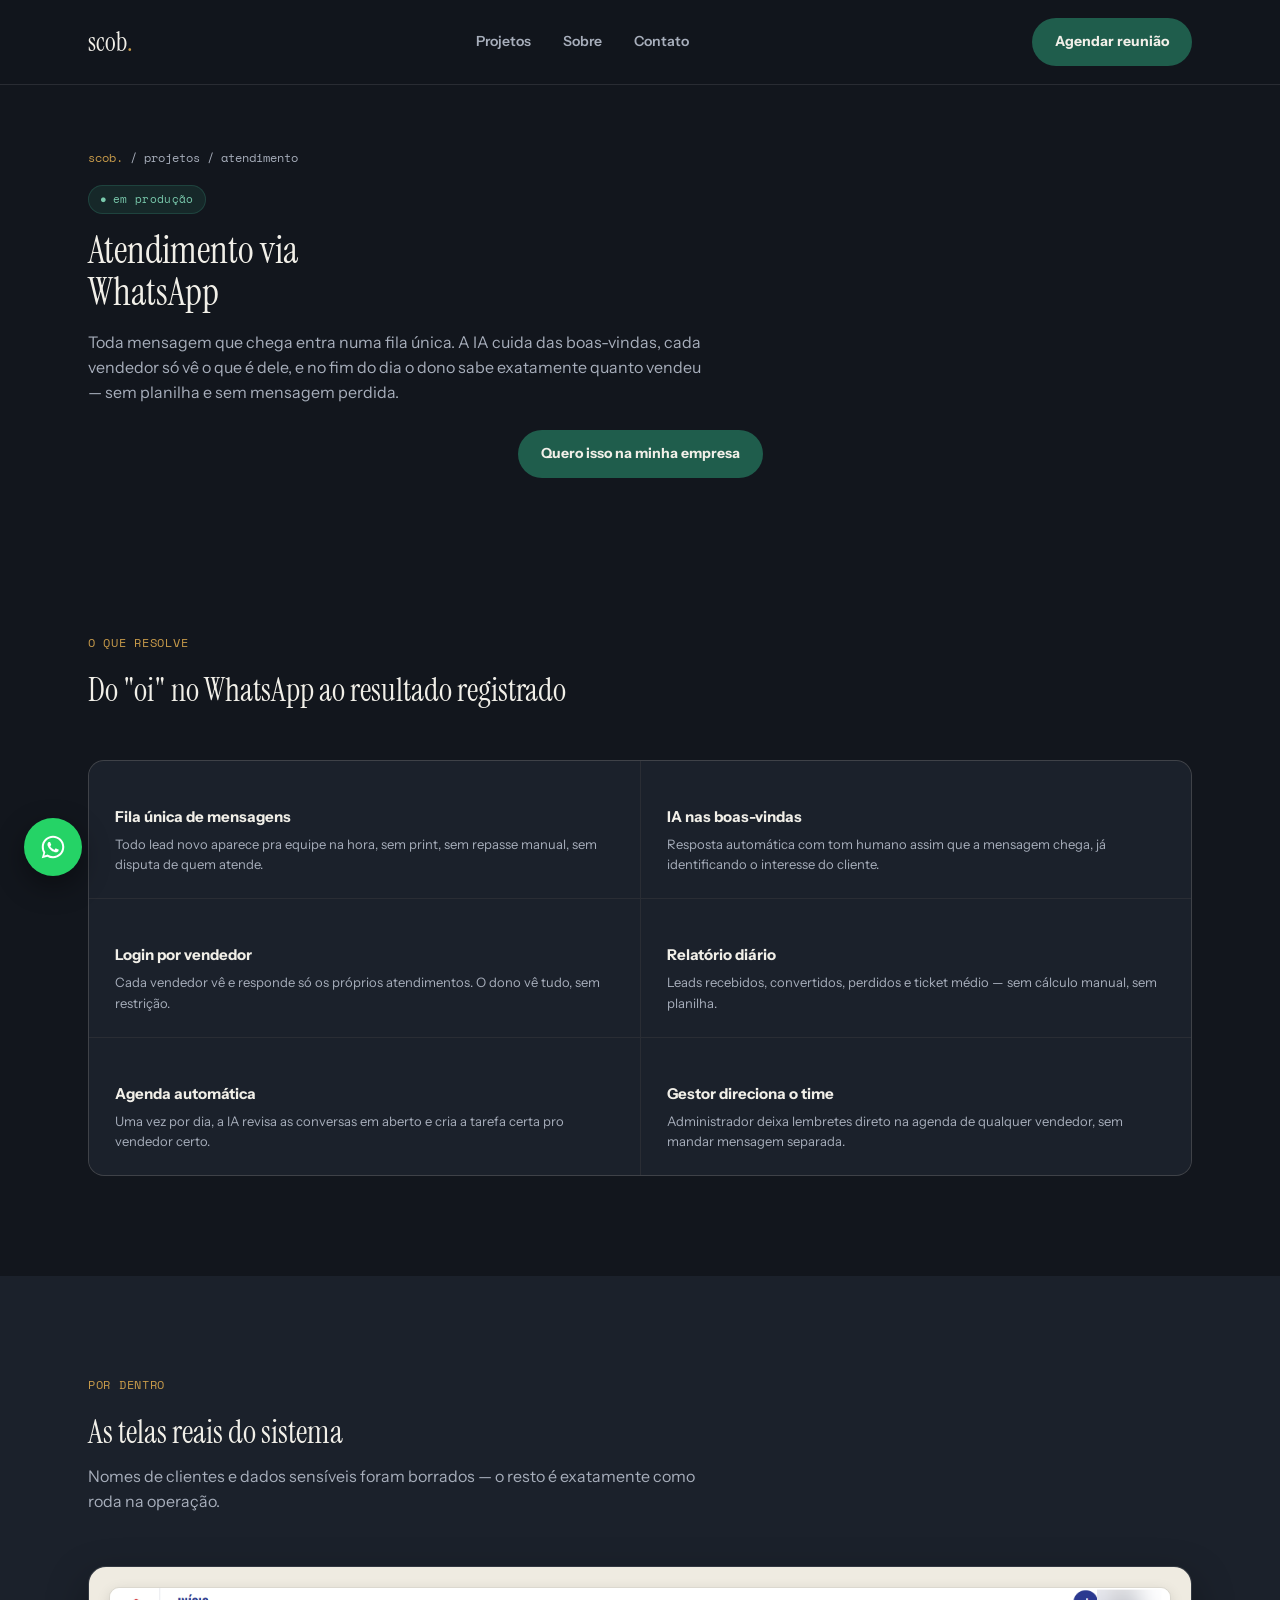
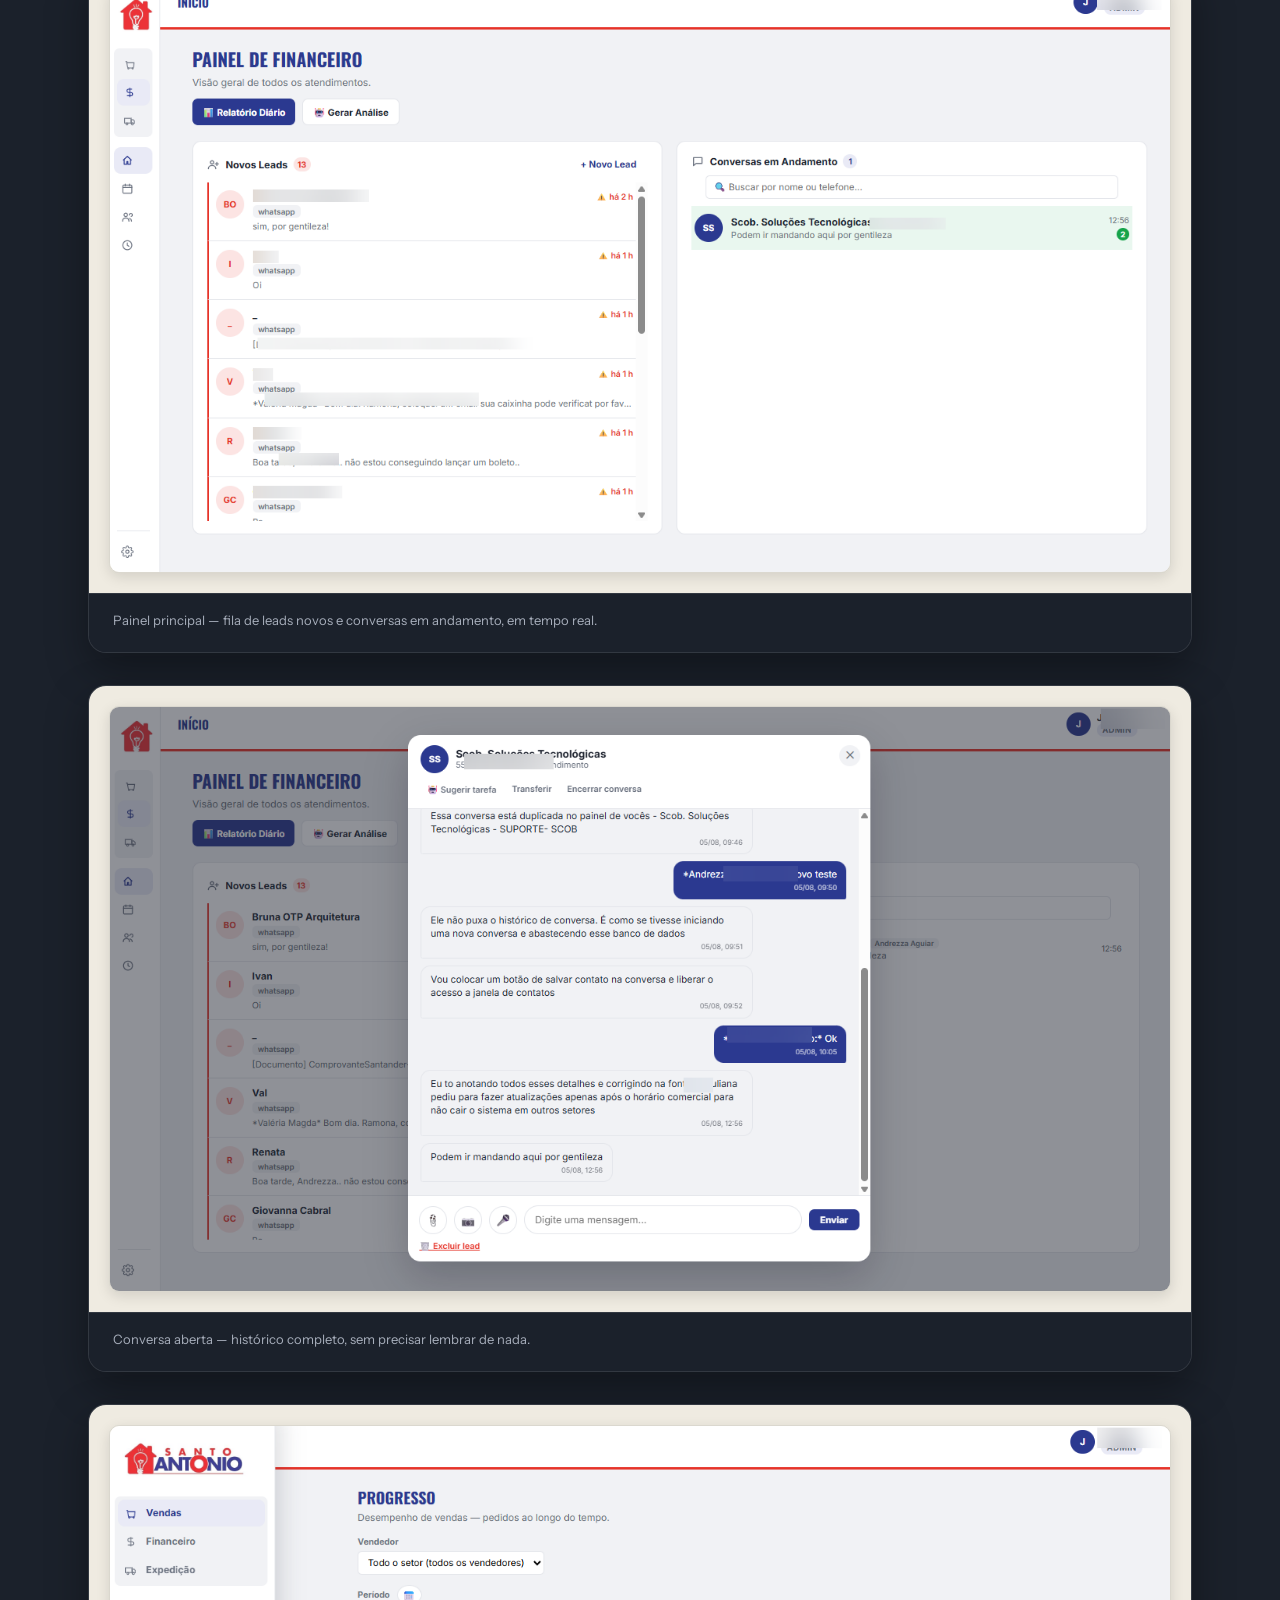
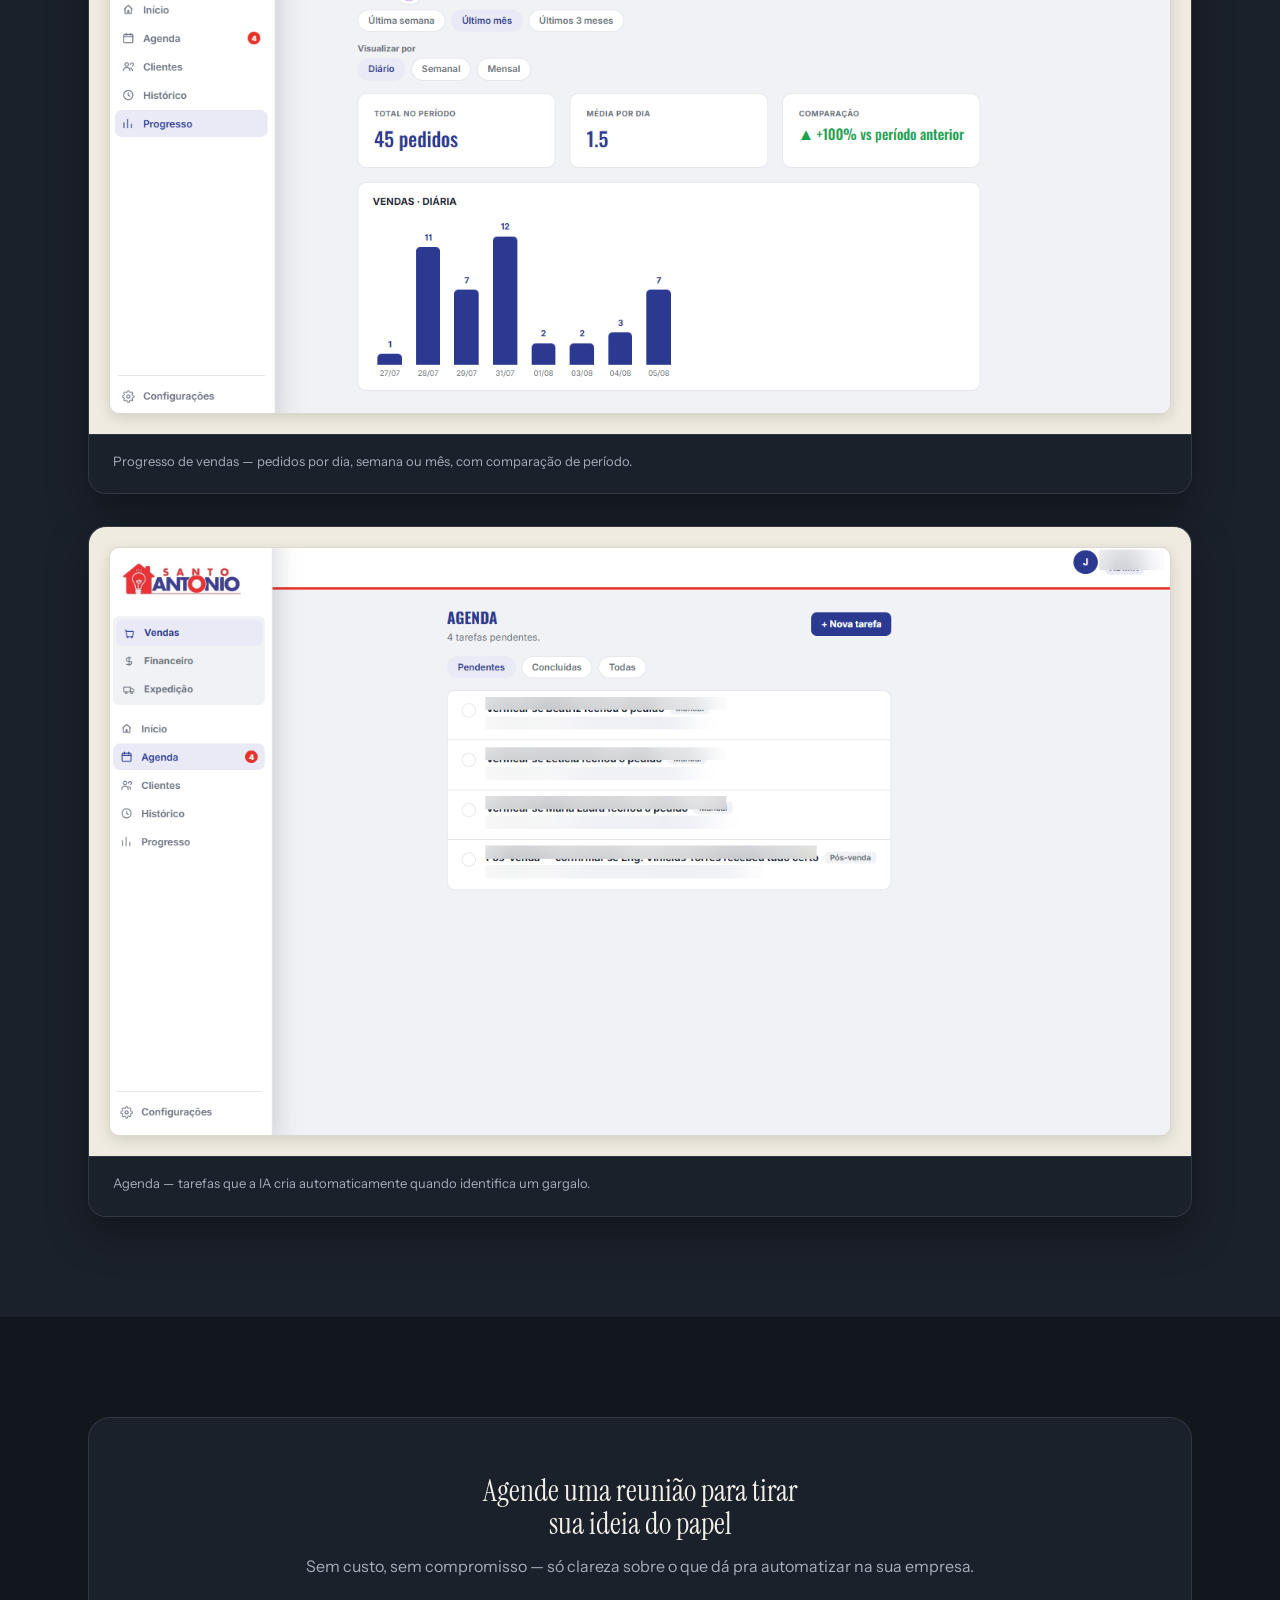
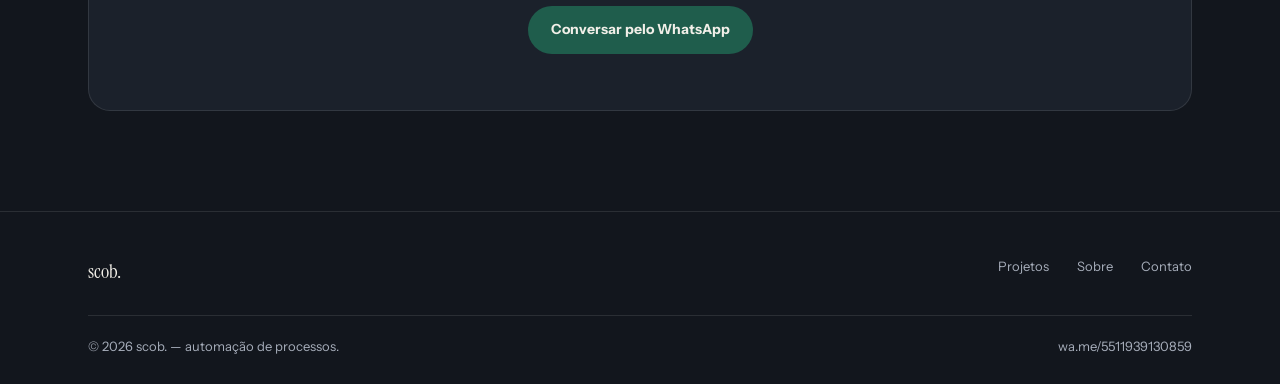
<file: projetos/atendimento.html>
<!DOCTYPE html>
<html lang="pt-BR">
<head>
<meta charset="UTF-8" />
<meta name="viewport" content="width=device-width, initial-scale=1.0" />
<title>Atendimento via WhatsApp — scob.</title>
<meta name="description" content="Fila organizada, IA no primeiro contato, agenda automática e relatório diário. Veja como o sistema de atendimento via WhatsApp funciona por dentro." />
<link rel="preconnect" href="https://fonts.googleapis.com">
<link rel="preconnect" href="https://fonts.gstatic.com" crossorigin>
<link href="https://fonts.googleapis.com/css2?family=Instrument+Serif&family=Instrument+Sans:wght@400;500;600;700&family=Space+Mono:wght@400;700&display=swap" rel="stylesheet">
<link rel="stylesheet" href="../styles.css">
</head>
<body>

<header>
  <div class="nav">
    <a class="logo" href="../index.html">scob<span>.</span></a>
    <nav class="links">
      <a href="../index.html#projetos">Projetos</a>
      <a href="../index.html#sobre">Sobre</a>
      <a href="../index.html#contato">Contato</a>
    </nav>
    <a class="btn btn-pine" href="https://wa.me/5511939130859?text=Quero%20saber%20mais%20sobre%20o%20atendimento%20via%20WhatsApp" target="_blank" rel="noopener">Agendar reunião</a>
  </div>
</header>

<section class="proj-hero">
  <div class="wrap">
    <div class="breadcrumb"><a href="../index.html">scob.</a> / projetos / atendimento</div>
    <span class="tag tag-live"><span class="mono">●</span> em produção</span>
    <h1 style="margin-top:16px;">Atendimento via WhatsApp</h1>
    <p class="lead">Toda mensagem que chega entra numa fila única. A IA cuida das boas-vindas, cada vendedor só vê o que é dele, e no fim do dia o dono sabe exatamente quanto vendeu — sem planilha e sem mensagem perdida.</p>
    <div class="hero-cta">
      <a class="btn btn-pine" href="https://wa.me/5511939130859?text=Quero%20saber%20mais%20sobre%20o%20atendimento%20via%20WhatsApp" target="_blank" rel="noopener">Quero isso na minha empresa</a>
    </div>
  </div>
</section>

<section>
  <div class="wrap">
    <div class="section-head reveal">
      <div class="eyebrow">O que resolve</div>
      <h2>Do "oi" no WhatsApp ao resultado registrado</h2>
    </div>
    <div class="feat-list reveal">
      <div class="feat-item">
        <h4>Fila única de mensagens</h4>
        <p>Todo lead novo aparece pra equipe na hora, sem print, sem repasse manual, sem disputa de quem atende.</p>
      </div>
      <div class="feat-item">
        <h4>IA nas boas-vindas</h4>
        <p>Resposta automática com tom humano assim que a mensagem chega, já identificando o interesse do cliente.</p>
      </div>
      <div class="feat-item">
        <h4>Login por vendedor</h4>
        <p>Cada vendedor vê e responde só os próprios atendimentos. O dono vê tudo, sem restrição.</p>
      </div>
      <div class="feat-item">
        <h4>Relatório diário</h4>
        <p>Leads recebidos, convertidos, perdidos e ticket médio — sem cálculo manual, sem planilha.</p>
      </div>
      <div class="feat-item">
        <h4>Agenda automática</h4>
        <p>Uma vez por dia, a IA revisa as conversas em aberto e cria a tarefa certa pro vendedor certo.</p>
      </div>
      <div class="feat-item">
        <h4>Gestor direciona o time</h4>
        <p>Administrador deixa lembretes direto na agenda de qualquer vendedor, sem mandar mensagem separada.</p>
      </div>
    </div>
  </div>
</section>

<section style="background:var(--ink-soft);">
  <div class="wrap">
    <div class="section-head reveal oninkg">
      <div class="eyebrow">Por dentro</div>
      <h2>As telas reais do sistema</h2>
      <p>Nomes de clientes e dados sensíveis foram borrados — o resto é exatamente como roda na operação.</p>
    </div>
    <div class="gallery reveal">
      <div class="gallery-item">
        <div class="img-frame"><img src="../assets/atendimento/01-painel-financeiro.png" alt="Painel com fila de leads e conversas em andamento" /></div>
        <div class="gallery-caption">Painel principal — fila de leads novos e conversas em andamento, em tempo real.</div>
      </div>
      <div class="gallery-item">
        <div class="img-frame"><img src="../assets/atendimento/02-chat-aberto.png" alt="Conversa aberta com histórico completo" /></div>
        <div class="gallery-caption">Conversa aberta — histórico completo, sem precisar lembrar de nada.</div>
      </div>
      <div class="gallery-item">
        <div class="img-frame"><img src="../assets/atendimento/03-progresso.png" alt="Dashboard de progresso de vendas" /></div>
        <div class="gallery-caption">Progresso de vendas — pedidos por dia, semana ou mês, com comparação de período.</div>
      </div>
      <div class="gallery-item">
        <div class="img-frame"><img src="../assets/atendimento/04-agenda.png" alt="Agenda automática de tarefas" /></div>
        <div class="gallery-caption">Agenda — tarefas que a IA cria automaticamente quando identifica um gargalo.</div>
      </div>
    </div>
  </div>
</section>

<section id="contato">
  <div class="wrap">
    <div class="cta-final reveal">
      <h2>Agende uma reunião para tirar sua ideia do papel</h2>
      <p>Sem custo, sem compromisso — só clareza sobre o que dá pra automatizar na sua empresa.</p>
      <div class="hero-cta">
        <a class="btn btn-pine" href="https://wa.me/5511939130859?text=Quero%20saber%20mais%20sobre%20o%20atendimento%20via%20WhatsApp" target="_blank" rel="noopener">Conversar pelo WhatsApp</a>
      </div>
    </div>
  </div>
</section>

<footer>
  <div class="wrap">
    <div class="footer-top">
      <a class="footer-logo" href="../index.html">scob.</a>
      <div style="display:flex;gap:28px;flex-wrap:wrap;">
        <a href="../index.html#projetos">Projetos</a>
        <a href="../index.html#sobre">Sobre</a>
        <a href="../index.html#contato">Contato</a>
      </div>
    </div>
    <div class="footer-bottom">
      <span>© <span id="year"></span> scob. — automação de processos.</span>
      <a href="https://wa.me/5511939130859" target="_blank" rel="noopener">wa.me/5511939130859</a>
    </div>
  </div>
</footer>

<script>
  document.getElementById('year').textContent = new Date().getFullYear();
  var reduced = window.matchMedia('(prefers-reduced-motion: reduce)').matches;
  var els = document.querySelectorAll('.reveal');
  if('IntersectionObserver' in window && !reduced){
    var io = new IntersectionObserver(function(entries){
      entries.forEach(function(e){ if(e.isIntersecting){ e.target.classList.add('in'); io.unobserve(e.target); } });
    }, { threshold: 0.12 });
    els.forEach(function(el){ io.observe(el); });
  } else {
    els.forEach(function(el){ el.classList.add('in'); });
  }
</script>

<a class="whatsapp-fab" href="https://wa.me/5511939130859?text=Quero%20falar%20sobre%20automa%C3%A7%C3%A3o" target="_blank" rel="noopener" aria-label="Falar no WhatsApp">
  <svg viewBox="0 0 32 32" xmlns="http://www.w3.org/2000/svg">
    <path fill="#FFFFFF" d="M16.02 4C9.39 4 4.02 9.37 4.02 16c0 2.25.62 4.36 1.7 6.17L4 28l5.98-1.67A11.9 11.9 0 0 0 16.02 28C22.65 28 28 22.63 28 16S22.65 4 16.02 4Zm0 21.8c-1.94 0-3.75-.57-5.27-1.55l-.38-.24-3.55.99.98-3.46-.25-.36A9.7 9.7 0 0 1 6.2 16c0-5.4 4.4-9.8 9.82-9.8 5.42 0 9.82 4.4 9.82 9.8 0 5.4-4.4 9.8-9.82 9.8Zm5.38-7.34c-.29-.15-1.74-.86-2.01-.96-.27-.1-.47-.15-.66.15-.2.29-.76.96-.93 1.16-.17.2-.34.22-.63.07-.29-.15-1.24-.46-2.36-1.46-.87-.78-1.46-1.74-1.63-2.03-.17-.29-.02-.45.13-.6.13-.13.29-.34.44-.51.15-.17.2-.29.29-.49.1-.2.05-.37-.02-.51-.07-.15-.66-1.6-.91-2.19-.24-.58-.48-.5-.66-.51h-.56c-.2 0-.51.07-.78.37-.27.29-1.02 1-1.02 2.44s1.05 2.83 1.19 3.03c.15.2 2.07 3.16 5.02 4.43.7.3 1.25.48 1.68.62.71.22 1.35.19 1.86.12.57-.08 1.74-.71 1.98-1.4.24-.68.24-1.27.17-1.4-.07-.12-.27-.2-.56-.35Z"/>
  </svg>
</a>

</body>
</html>
</file>
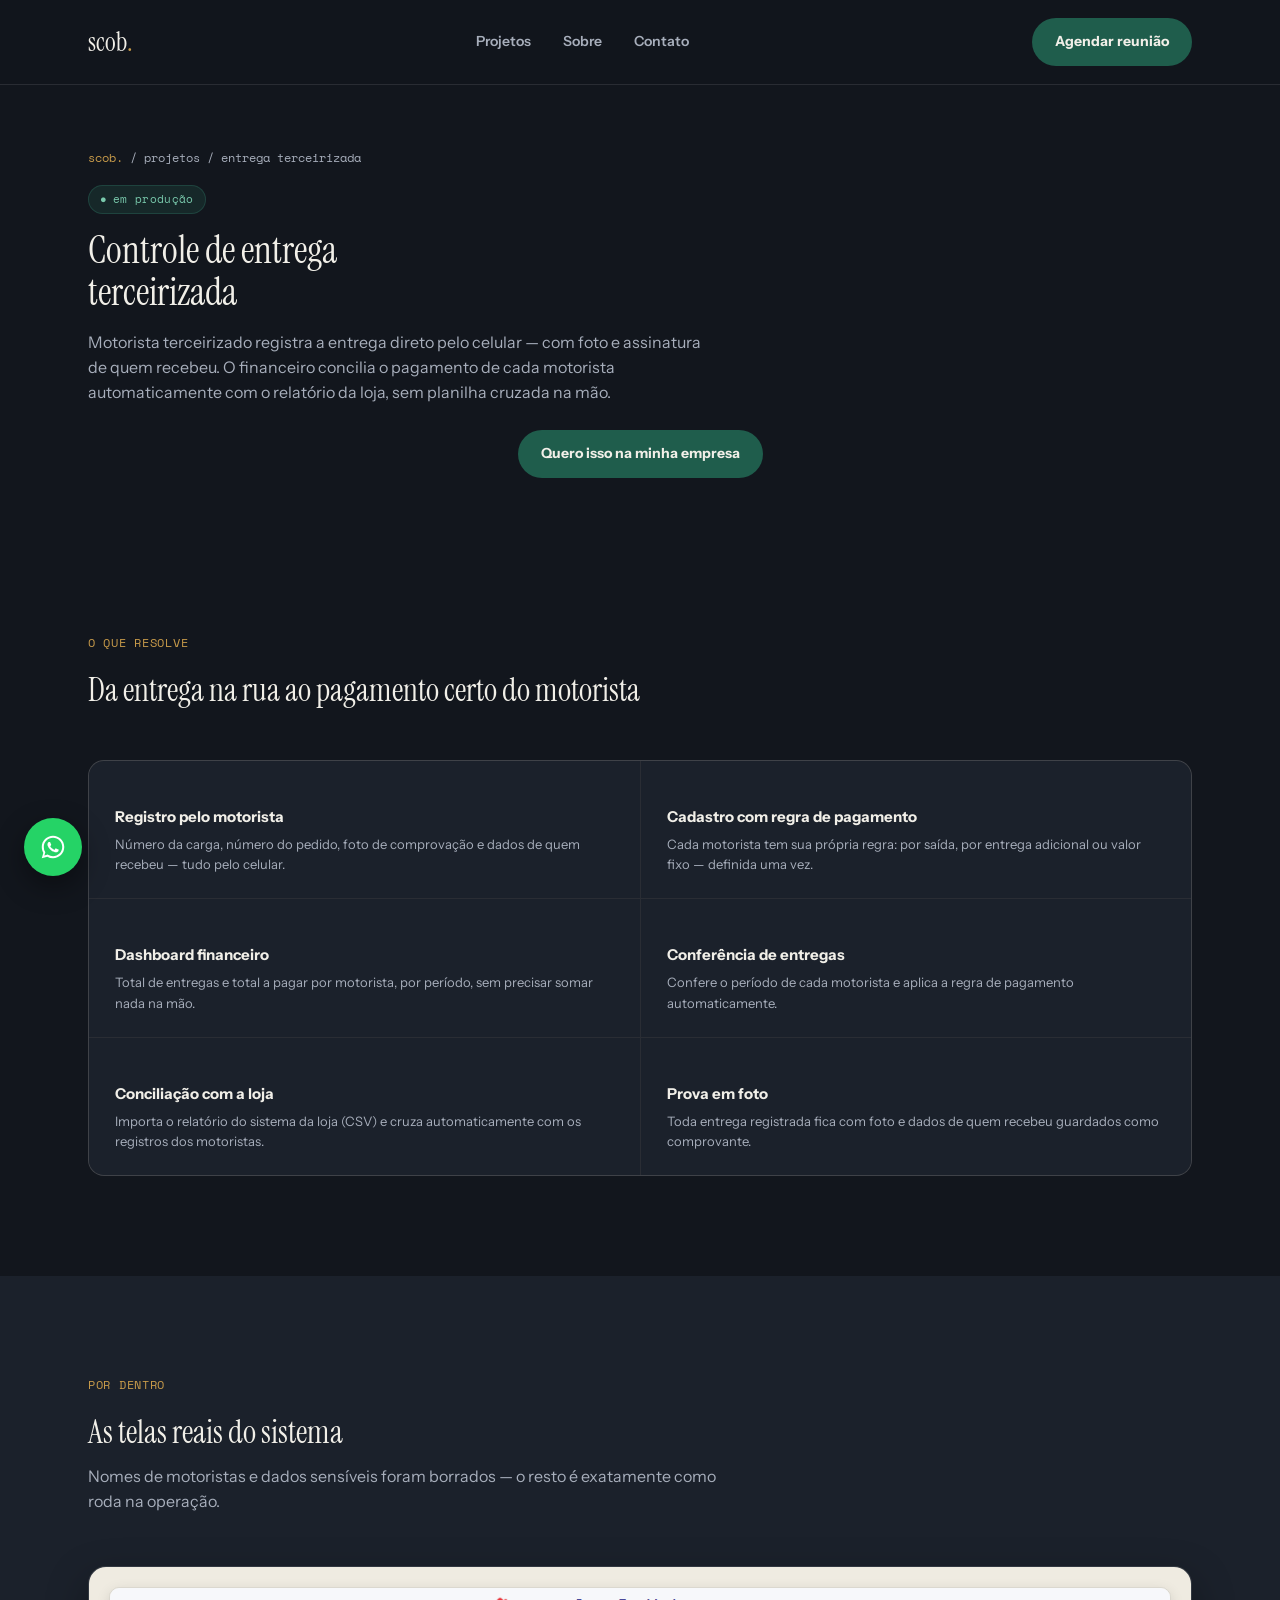
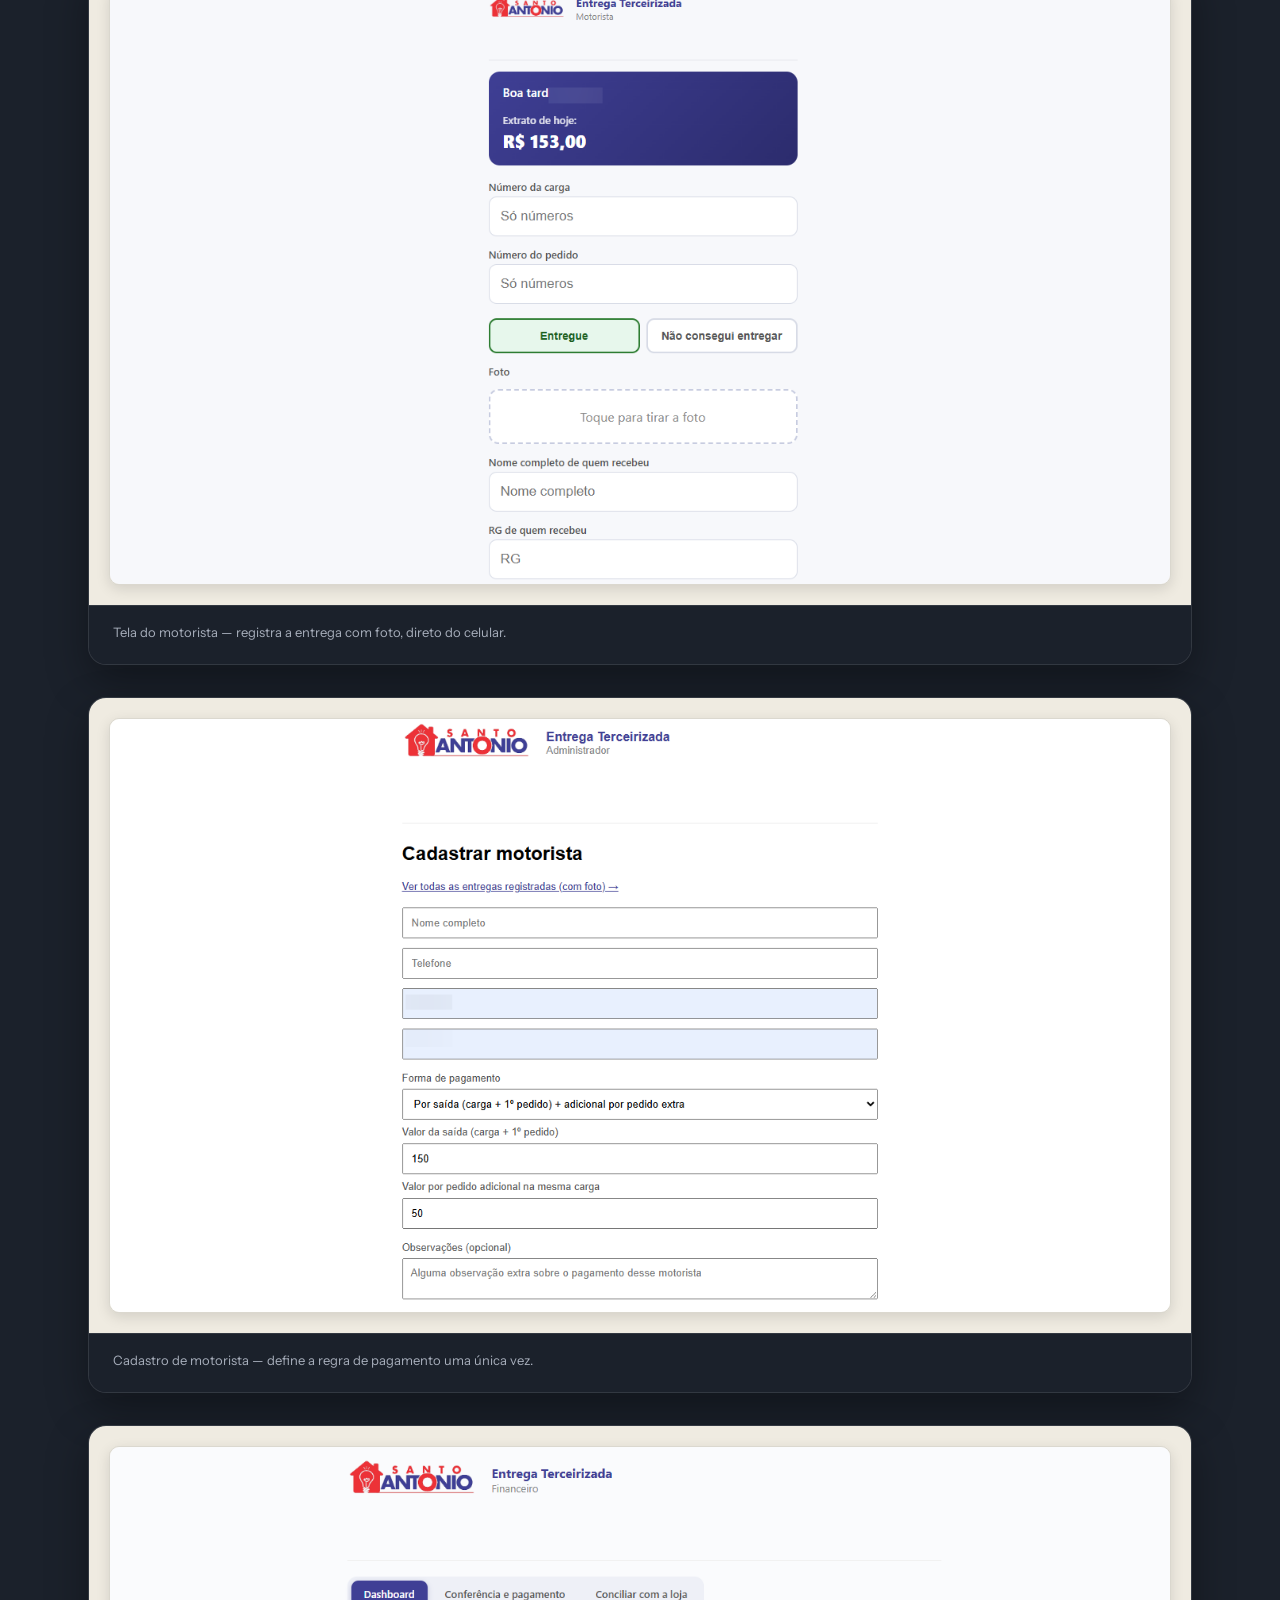
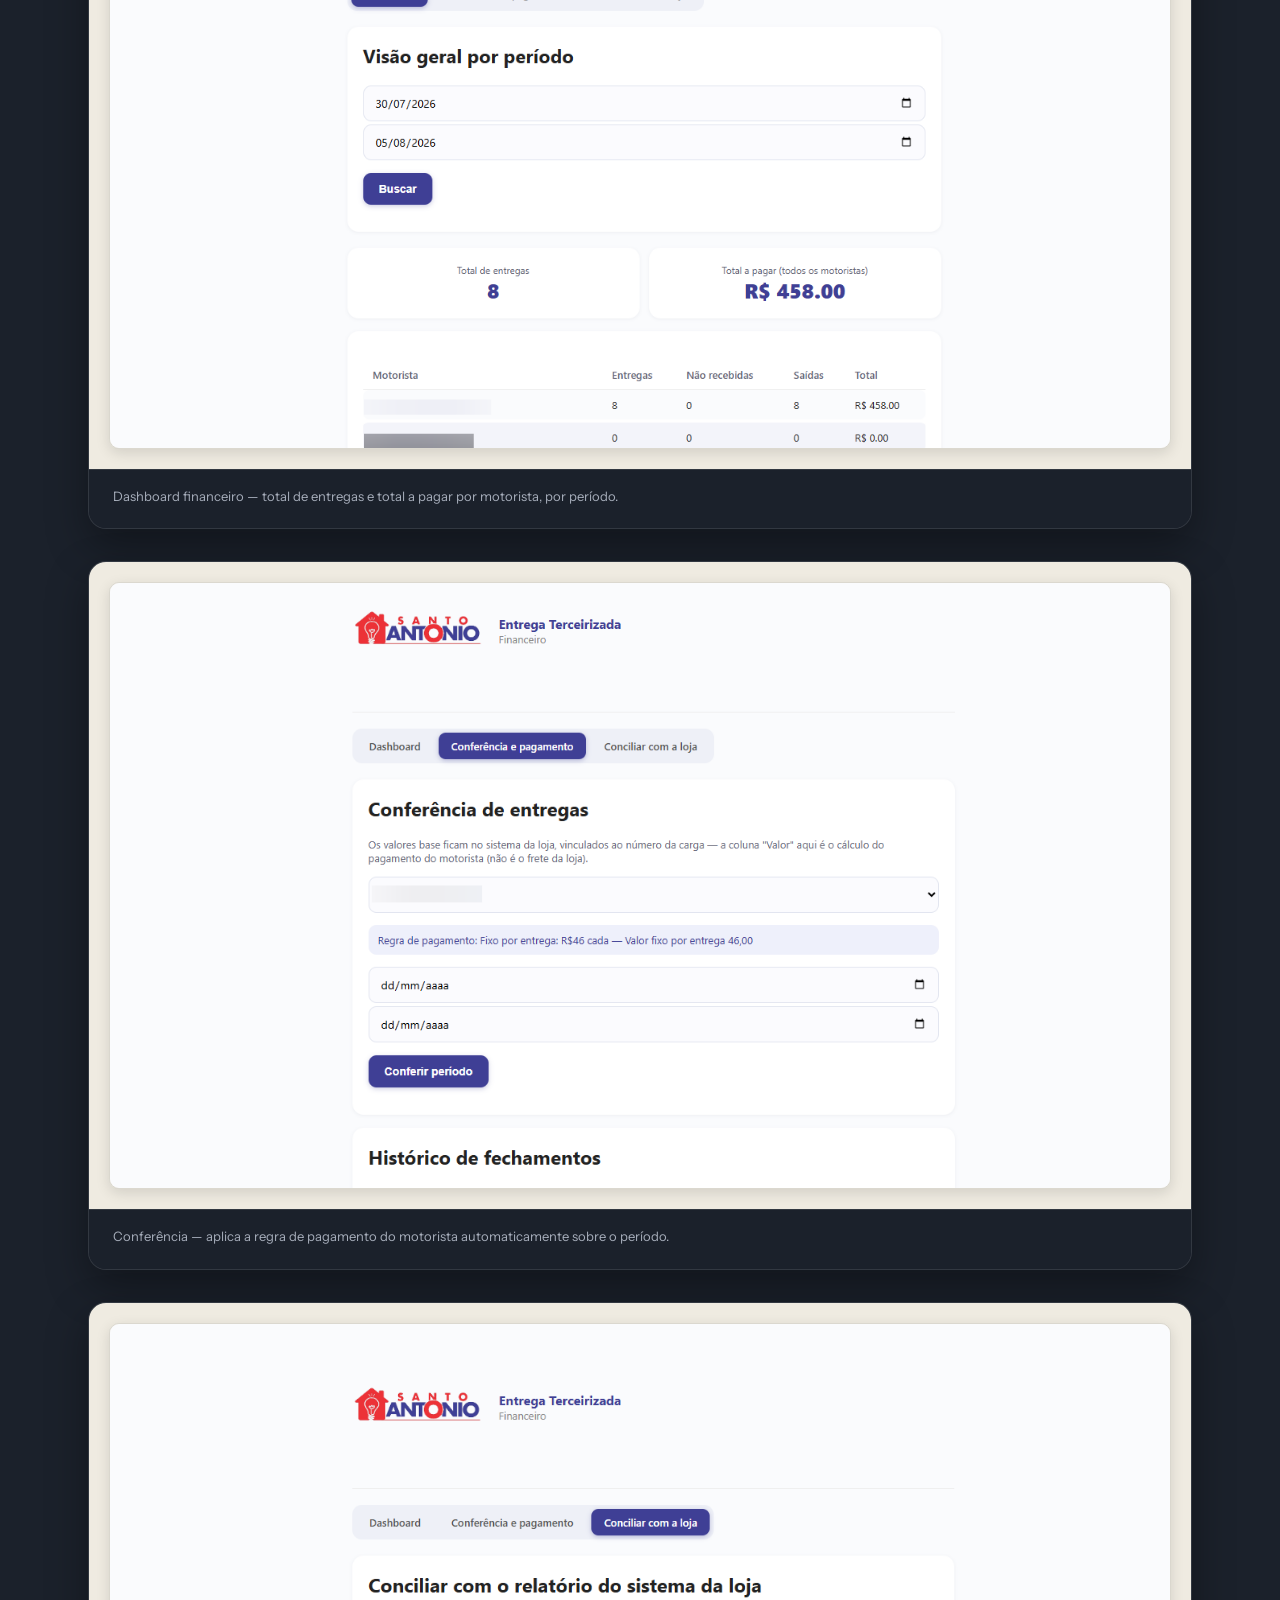
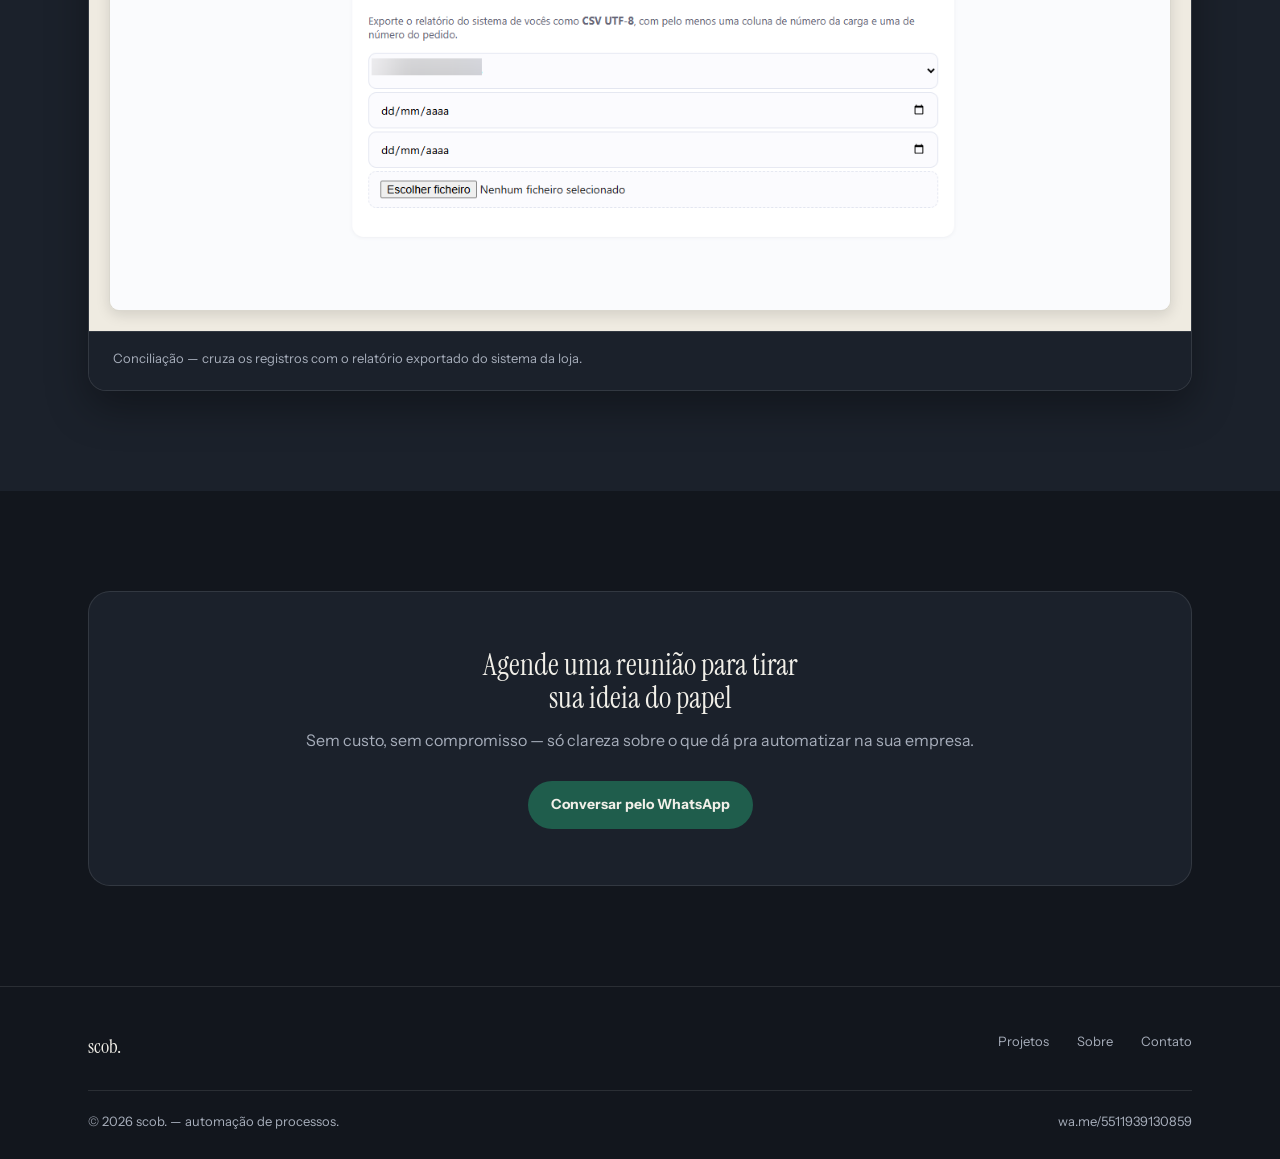
<file: projetos/entrega-terceirizada.html>
<!DOCTYPE html>
<html lang="pt-BR">
<head>
<meta charset="UTF-8" />
<meta name="viewport" content="width=device-width, initial-scale=1.0" />
<title>Controle de Entrega Terceirizada — scob.</title>
<meta name="description" content="Motorista registra a entrega pelo celular, financeiro concilia pagamento automaticamente. Veja como o sistema de entrega terceirizada funciona por dentro." />
<link rel="preconnect" href="https://fonts.googleapis.com">
<link rel="preconnect" href="https://fonts.gstatic.com" crossorigin>
<link href="https://fonts.googleapis.com/css2?family=Instrument+Serif&family=Instrument+Sans:wght@400;500;600;700&family=Space+Mono:wght@400;700&display=swap" rel="stylesheet">
<link rel="stylesheet" href="../styles.css">
</head>
<body>

<header>
  <div class="nav">
    <a class="logo" href="../index.html">scob<span>.</span></a>
    <nav class="links">
      <a href="../index.html#projetos">Projetos</a>
      <a href="../index.html#sobre">Sobre</a>
      <a href="../index.html#contato">Contato</a>
    </nav>
    <a class="btn btn-pine" href="https://wa.me/5511939130859?text=Quero%20saber%20mais%20sobre%20entrega%20terceirizada" target="_blank" rel="noopener">Agendar reunião</a>
  </div>
</header>

<section class="proj-hero">
  <div class="wrap">
    <div class="breadcrumb"><a href="../index.html">scob.</a> / projetos / entrega terceirizada</div>
    <span class="tag tag-live"><span class="mono">●</span> em produção</span>
    <h1 style="margin-top:16px;">Controle de entrega terceirizada</h1>
    <p class="lead">Motorista terceirizado registra a entrega direto pelo celular — com foto e assinatura de quem recebeu. O financeiro concilia o pagamento de cada motorista automaticamente com o relatório da loja, sem planilha cruzada na mão.</p>
    <div class="hero-cta">
      <a class="btn btn-pine" href="https://wa.me/5511939130859?text=Quero%20saber%20mais%20sobre%20entrega%20terceirizada" target="_blank" rel="noopener">Quero isso na minha empresa</a>
    </div>
  </div>
</section>

<section>
  <div class="wrap">
    <div class="section-head reveal">
      <div class="eyebrow">O que resolve</div>
      <h2>Da entrega na rua ao pagamento certo do motorista</h2>
    </div>
    <div class="feat-list reveal">
      <div class="feat-item">
        <h4>Registro pelo motorista</h4>
        <p>Número da carga, número do pedido, foto de comprovação e dados de quem recebeu — tudo pelo celular.</p>
      </div>
      <div class="feat-item">
        <h4>Cadastro com regra de pagamento</h4>
        <p>Cada motorista tem sua própria regra: por saída, por entrega adicional ou valor fixo — definida uma vez.</p>
      </div>
      <div class="feat-item">
        <h4>Dashboard financeiro</h4>
        <p>Total de entregas e total a pagar por motorista, por período, sem precisar somar nada na mão.</p>
      </div>
      <div class="feat-item">
        <h4>Conferência de entregas</h4>
        <p>Confere o período de cada motorista e aplica a regra de pagamento automaticamente.</p>
      </div>
      <div class="feat-item">
        <h4>Conciliação com a loja</h4>
        <p>Importa o relatório do sistema da loja (CSV) e cruza automaticamente com os registros dos motoristas.</p>
      </div>
      <div class="feat-item">
        <h4>Prova em foto</h4>
        <p>Toda entrega registrada fica com foto e dados de quem recebeu guardados como comprovante.</p>
      </div>
    </div>
  </div>
</section>

<section style="background:var(--ink-soft);">
  <div class="wrap">
    <div class="section-head reveal oninkg">
      <div class="eyebrow">Por dentro</div>
      <h2>As telas reais do sistema</h2>
      <p>Nomes de motoristas e dados sensíveis foram borrados — o resto é exatamente como roda na operação.</p>
    </div>
    <div class="gallery reveal">
      <div class="gallery-item">
        <div class="img-frame"><img src="../assets/entrega/10-entrega-motorista.png" alt="Tela do motorista para registrar entrega" /></div>
        <div class="gallery-caption">Tela do motorista — registra a entrega com foto, direto do celular.</div>
      </div>
      <div class="gallery-item">
        <div class="img-frame"><img src="../assets/entrega/11-cadastrar-motorista.png" alt="Cadastro de motorista com regra de pagamento" /></div>
        <div class="gallery-caption">Cadastro de motorista — define a regra de pagamento uma única vez.</div>
      </div>
      <div class="gallery-item">
        <div class="img-frame"><img src="../assets/entrega/12-entrega-financeiro.png" alt="Dashboard financeiro de entregas" /></div>
        <div class="gallery-caption">Dashboard financeiro — total de entregas e total a pagar por motorista, por período.</div>
      </div>
      <div class="gallery-item">
        <div class="img-frame"><img src="../assets/entrega/13-conferencia-entregas.png" alt="Conferência de entregas e pagamento" /></div>
        <div class="gallery-caption">Conferência — aplica a regra de pagamento do motorista automaticamente sobre o período.</div>
      </div>
      <div class="gallery-item">
        <div class="img-frame"><img src="../assets/entrega/14-conciliar-loja.png" alt="Conciliação com o relatório da loja" /></div>
        <div class="gallery-caption">Conciliação — cruza os registros com o relatório exportado do sistema da loja.</div>
      </div>
    </div>
  </div>
</section>

<section id="contato">
  <div class="wrap">
    <div class="cta-final reveal">
      <h2>Agende uma reunião para tirar sua ideia do papel</h2>
      <p>Sem custo, sem compromisso — só clareza sobre o que dá pra automatizar na sua empresa.</p>
      <div class="hero-cta">
        <a class="btn btn-pine" href="https://wa.me/5511939130859?text=Quero%20saber%20mais%20sobre%20entrega%20terceirizada" target="_blank" rel="noopener">Conversar pelo WhatsApp</a>
      </div>
    </div>
  </div>
</section>

<footer>
  <div class="wrap">
    <div class="footer-top">
      <a class="footer-logo" href="../index.html">scob.</a>
      <div style="display:flex;gap:28px;flex-wrap:wrap;">
        <a href="../index.html#projetos">Projetos</a>
        <a href="../index.html#sobre">Sobre</a>
        <a href="../index.html#contato">Contato</a>
      </div>
    </div>
    <div class="footer-bottom">
      <span>© <span id="year"></span> scob. — automação de processos.</span>
      <a href="https://wa.me/5511939130859" target="_blank" rel="noopener">wa.me/5511939130859</a>
    </div>
  </div>
</footer>

<script>
  document.getElementById('year').textContent = new Date().getFullYear();
  var reduced = window.matchMedia('(prefers-reduced-motion: reduce)').matches;
  var els = document.querySelectorAll('.reveal');
  if('IntersectionObserver' in window && !reduced){
    var io = new IntersectionObserver(function(entries){
      entries.forEach(function(e){ if(e.isIntersecting){ e.target.classList.add('in'); io.unobserve(e.target); } });
    }, { threshold: 0.12 });
    els.forEach(function(el){ io.observe(el); });
  } else {
    els.forEach(function(el){ el.classList.add('in'); });
  }
</script>

<a class="whatsapp-fab" href="https://wa.me/5511939130859?text=Quero%20falar%20sobre%20automa%C3%A7%C3%A3o" target="_blank" rel="noopener" aria-label="Falar no WhatsApp">
  <svg viewBox="0 0 32 32" xmlns="http://www.w3.org/2000/svg">
    <path fill="#FFFFFF" d="M16.02 4C9.39 4 4.02 9.37 4.02 16c0 2.25.62 4.36 1.7 6.17L4 28l5.98-1.67A11.9 11.9 0 0 0 16.02 28C22.65 28 28 22.63 28 16S22.65 4 16.02 4Zm0 21.8c-1.94 0-3.75-.57-5.27-1.55l-.38-.24-3.55.99.98-3.46-.25-.36A9.7 9.7 0 0 1 6.2 16c0-5.4 4.4-9.8 9.82-9.8 5.42 0 9.82 4.4 9.82 9.8 0 5.4-4.4 9.8-9.82 9.8Zm5.38-7.34c-.29-.15-1.74-.86-2.01-.96-.27-.1-.47-.15-.66.15-.2.29-.76.96-.93 1.16-.17.2-.34.22-.63.07-.29-.15-1.24-.46-2.36-1.46-.87-.78-1.46-1.74-1.63-2.03-.17-.29-.02-.45.13-.6.13-.13.29-.34.44-.51.15-.17.2-.29.29-.49.1-.2.05-.37-.02-.51-.07-.15-.66-1.6-.91-2.19-.24-.58-.48-.5-.66-.51h-.56c-.2 0-.51.07-.78.37-.27.29-1.02 1-1.02 2.44s1.05 2.83 1.19 3.03c.15.2 2.07 3.16 5.02 4.43.7.3 1.25.48 1.68.62.71.22 1.35.19 1.86.12.57-.08 1.74-.71 1.98-1.4.24-.68.24-1.27.17-1.4-.07-.12-.27-.2-.56-.35Z"/>
  </svg>
</a>

</body>
</html>
</file>
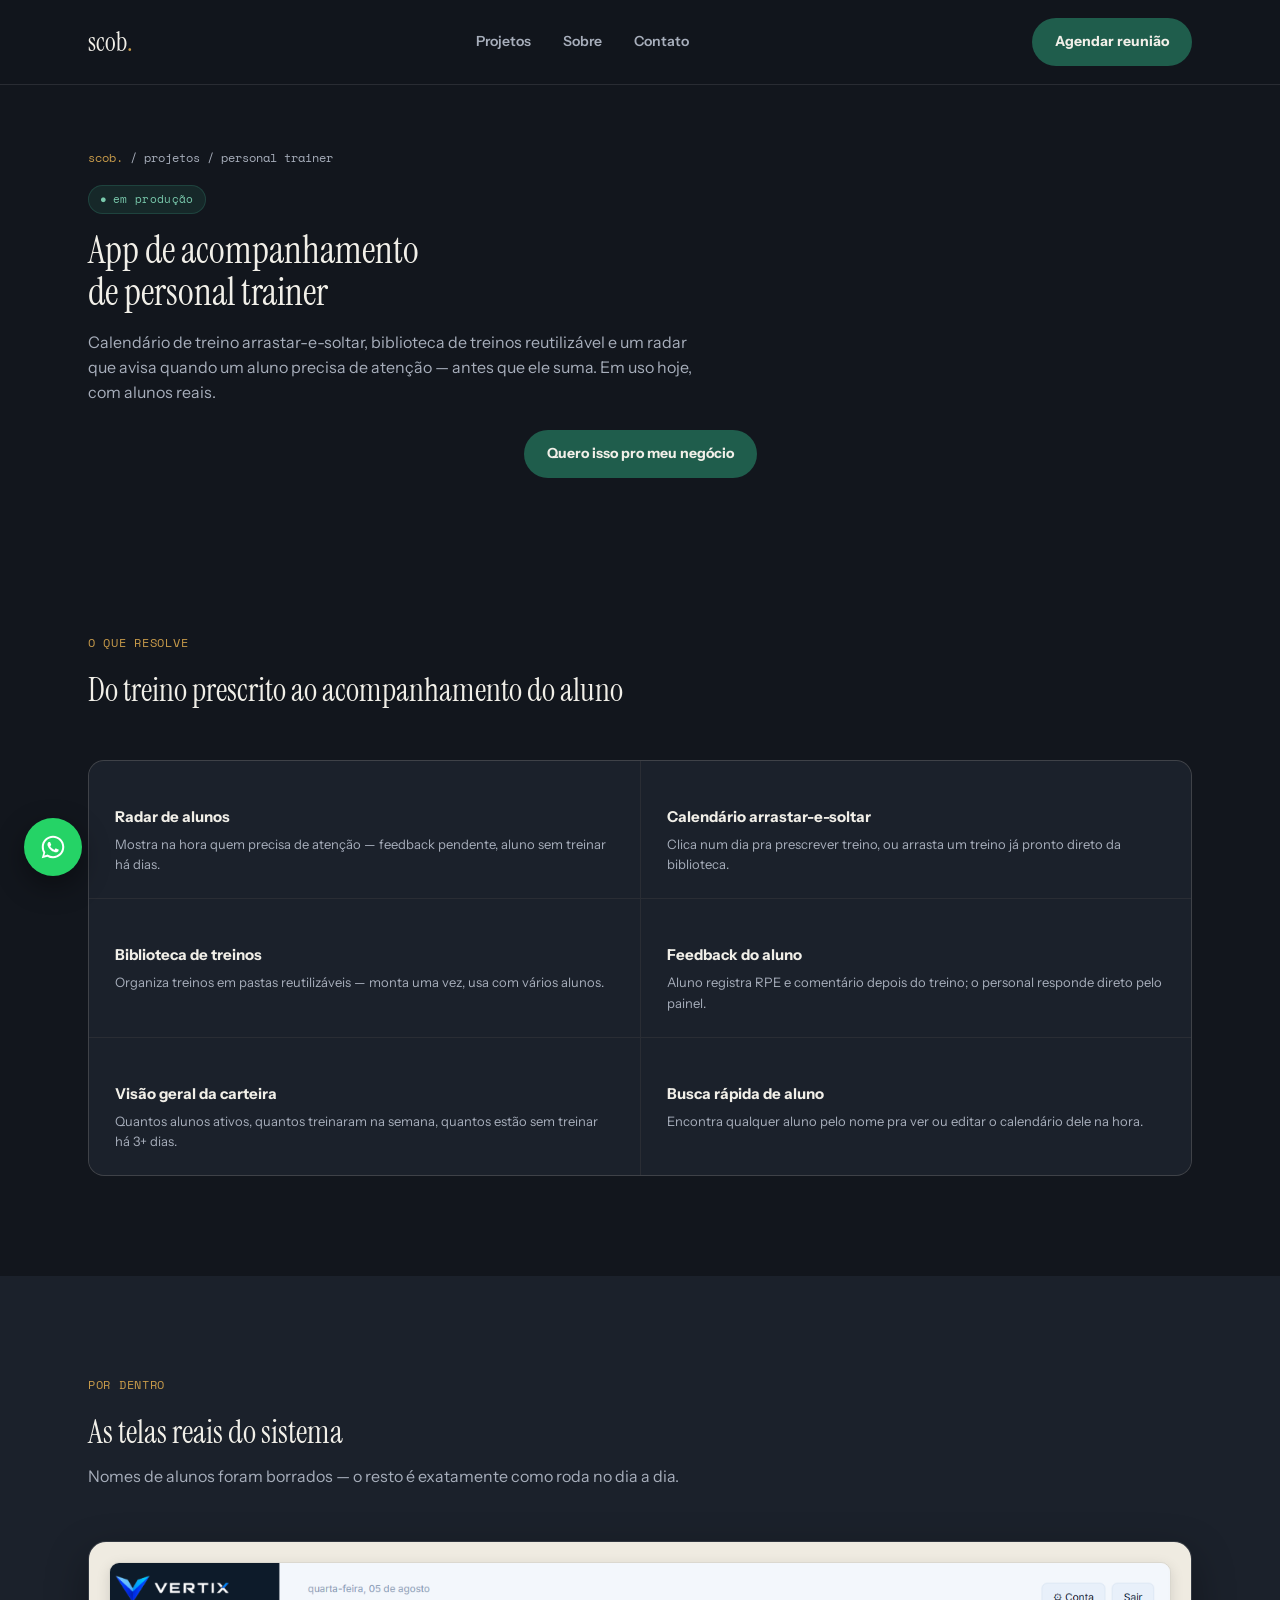
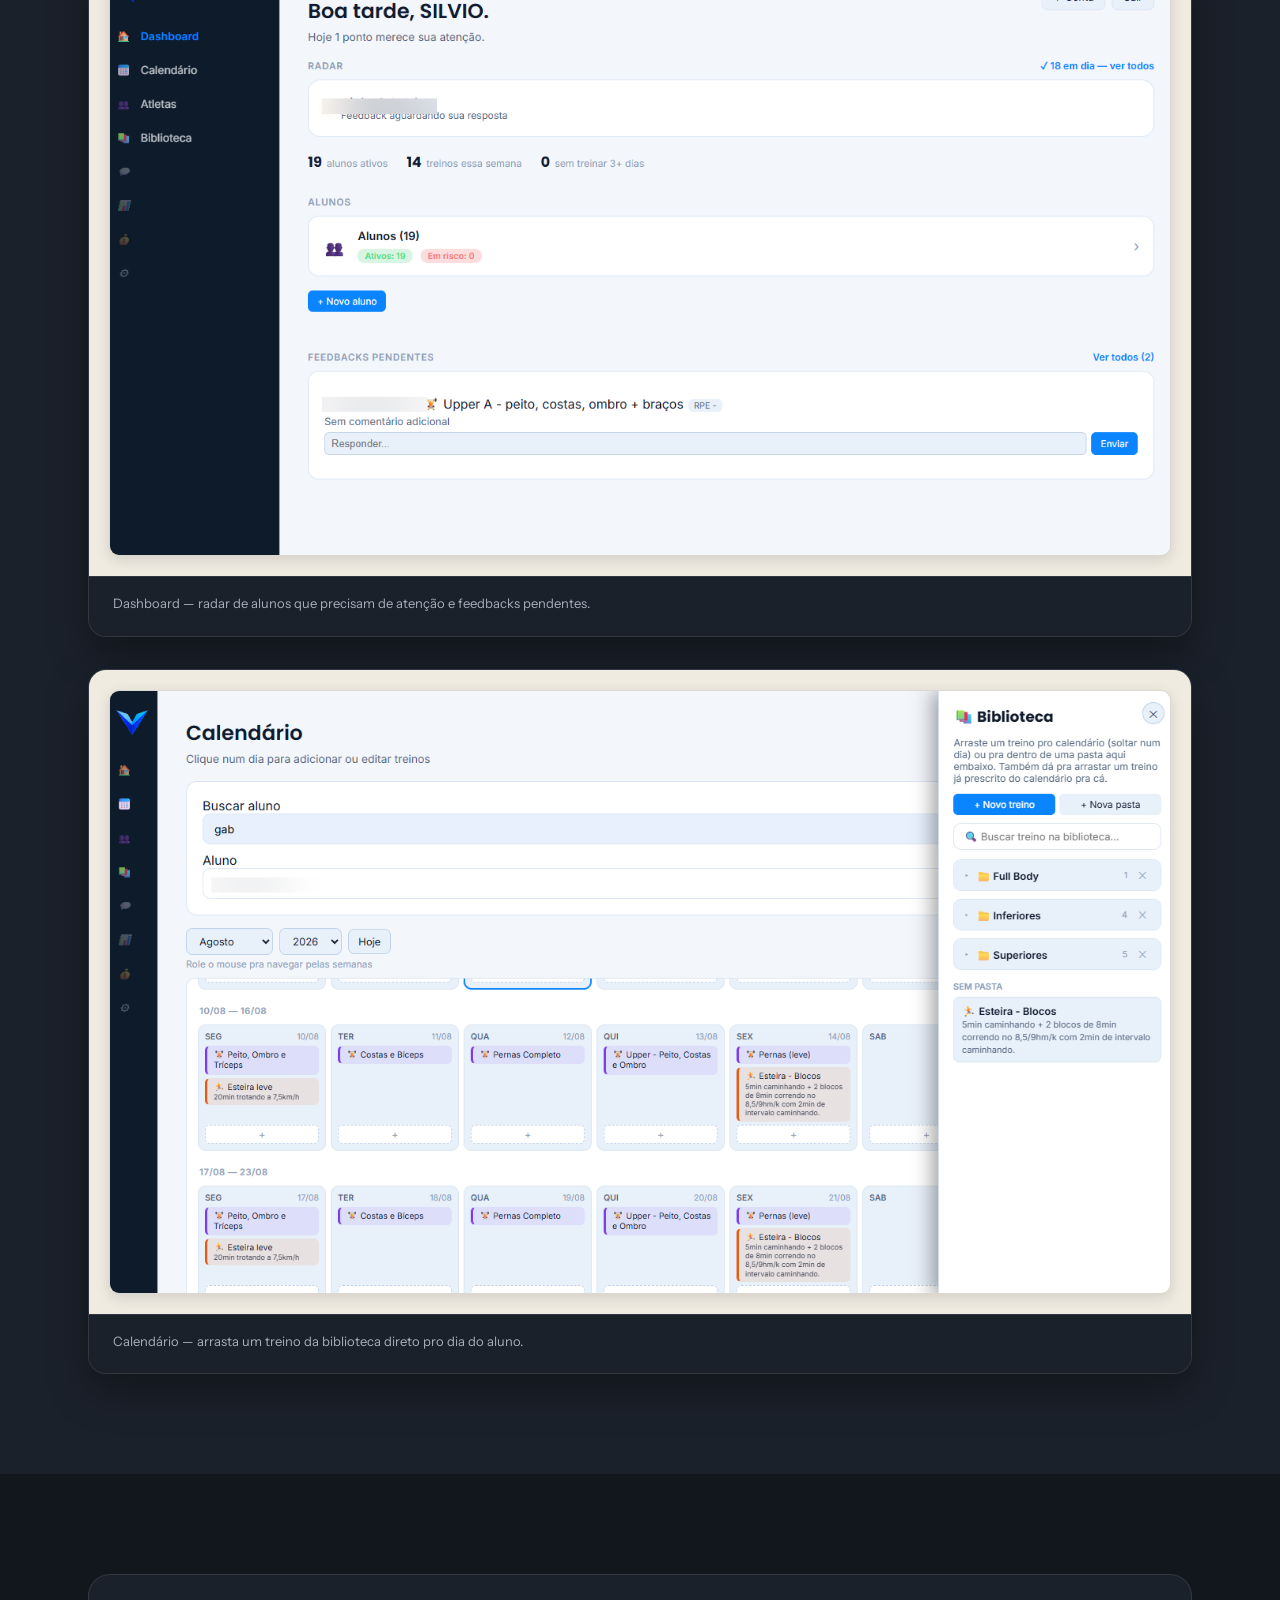
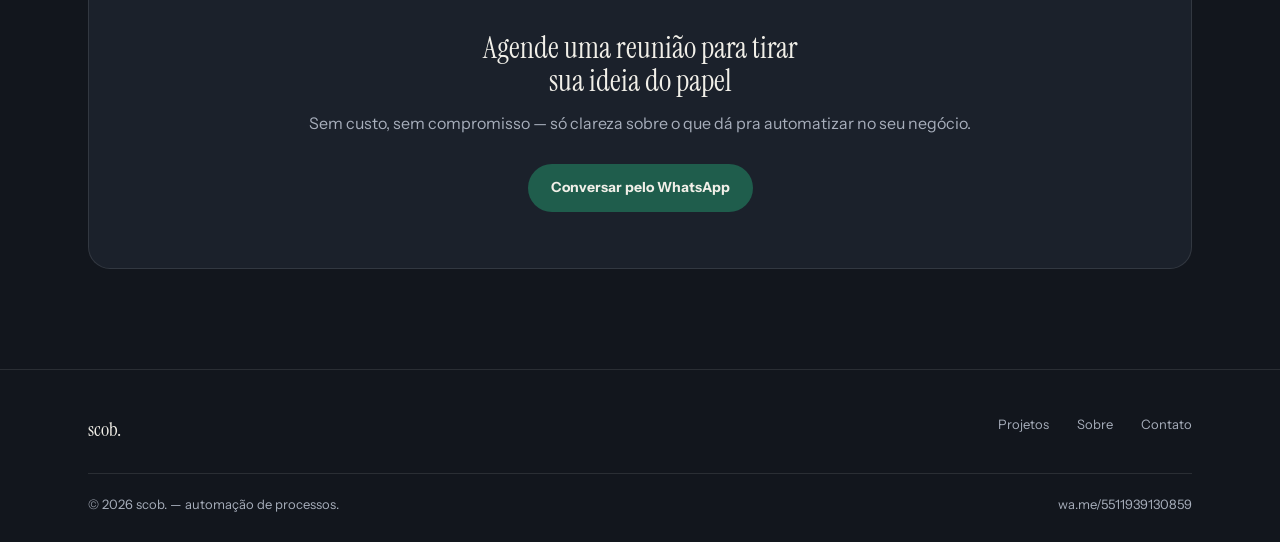
<file: projetos/personal-trainer.html>
<!DOCTYPE html>
<html lang="pt-BR">
<head>
<meta charset="UTF-8" />
<meta name="viewport" content="width=device-width, initial-scale=1.0" />
<title>App de Personal Trainer — scob.</title>
<meta name="description" content="Calendário de treino, biblioteca reutilizável e radar de alunos que precisam de atenção. Veja como o app de personal trainer funciona por dentro." />
<link rel="preconnect" href="https://fonts.googleapis.com">
<link rel="preconnect" href="https://fonts.gstatic.com" crossorigin>
<link href="https://fonts.googleapis.com/css2?family=Instrument+Serif&family=Instrument+Sans:wght@400;500;600;700&family=Space+Mono:wght@400;700&display=swap" rel="stylesheet">
<link rel="stylesheet" href="../styles.css">
</head>
<body>

<header>
  <div class="nav">
    <a class="logo" href="../index.html">scob<span>.</span></a>
    <nav class="links">
      <a href="../index.html#projetos">Projetos</a>
      <a href="../index.html#sobre">Sobre</a>
      <a href="../index.html#contato">Contato</a>
    </nav>
    <a class="btn btn-pine" href="https://wa.me/5511939130859?text=Quero%20saber%20mais%20sobre%20o%20app%20de%20personal%20trainer" target="_blank" rel="noopener">Agendar reunião</a>
  </div>
</header>

<section class="proj-hero">
  <div class="wrap">
    <div class="breadcrumb"><a href="../index.html">scob.</a> / projetos / personal trainer</div>
    <span class="tag tag-live"><span class="mono">●</span> em produção</span>
    <h1 style="margin-top:16px;">App de acompanhamento de personal trainer</h1>
    <p class="lead">Calendário de treino arrastar-e-soltar, biblioteca de treinos reutilizável e um radar que avisa quando um aluno precisa de atenção — antes que ele suma. Em uso hoje, com alunos reais.</p>
    <div class="hero-cta">
      <a class="btn btn-pine" href="https://wa.me/5511939130859?text=Quero%20saber%20mais%20sobre%20o%20app%20de%20personal%20trainer" target="_blank" rel="noopener">Quero isso pro meu negócio</a>
    </div>
  </div>
</section>

<section>
  <div class="wrap">
    <div class="section-head reveal">
      <div class="eyebrow">O que resolve</div>
      <h2>Do treino prescrito ao acompanhamento do aluno</h2>
    </div>
    <div class="feat-list reveal">
      <div class="feat-item">
        <h4>Radar de alunos</h4>
        <p>Mostra na hora quem precisa de atenção — feedback pendente, aluno sem treinar há dias.</p>
      </div>
      <div class="feat-item">
        <h4>Calendário arrastar-e-soltar</h4>
        <p>Clica num dia pra prescrever treino, ou arrasta um treino já pronto direto da biblioteca.</p>
      </div>
      <div class="feat-item">
        <h4>Biblioteca de treinos</h4>
        <p>Organiza treinos em pastas reutilizáveis — monta uma vez, usa com vários alunos.</p>
      </div>
      <div class="feat-item">
        <h4>Feedback do aluno</h4>
        <p>Aluno registra RPE e comentário depois do treino; o personal responde direto pelo painel.</p>
      </div>
      <div class="feat-item">
        <h4>Visão geral da carteira</h4>
        <p>Quantos alunos ativos, quantos treinaram na semana, quantos estão sem treinar há 3+ dias.</p>
      </div>
      <div class="feat-item">
        <h4>Busca rápida de aluno</h4>
        <p>Encontra qualquer aluno pelo nome pra ver ou editar o calendário dele na hora.</p>
      </div>
    </div>
  </div>
</section>

<section style="background:var(--ink-soft);">
  <div class="wrap">
    <div class="section-head reveal oninkg">
      <div class="eyebrow">Por dentro</div>
      <h2>As telas reais do sistema</h2>
      <p>Nomes de alunos foram borrados — o resto é exatamente como roda no dia a dia.</p>
    </div>
    <div class="gallery reveal">
      <div class="gallery-item">
        <div class="img-frame"><img src="../assets/personal/08-vertix-dashboard.png" alt="Dashboard do personal trainer com radar de alunos" /></div>
        <div class="gallery-caption">Dashboard — radar de alunos que precisam de atenção e feedbacks pendentes.</div>
      </div>
      <div class="gallery-item">
        <div class="img-frame"><img src="../assets/personal/09-vertix-calendario.png" alt="Calendário de treinos com biblioteca" /></div>
        <div class="gallery-caption">Calendário — arrasta um treino da biblioteca direto pro dia do aluno.</div>
      </div>
    </div>
  </div>
</section>

<section id="contato">
  <div class="wrap">
    <div class="cta-final reveal">
      <h2>Agende uma reunião para tirar sua ideia do papel</h2>
      <p>Sem custo, sem compromisso — só clareza sobre o que dá pra automatizar no seu negócio.</p>
      <div class="hero-cta">
        <a class="btn btn-pine" href="https://wa.me/5511939130859?text=Quero%20saber%20mais%20sobre%20o%20app%20de%20personal%20trainer" target="_blank" rel="noopener">Conversar pelo WhatsApp</a>
      </div>
    </div>
  </div>
</section>

<footer>
  <div class="wrap">
    <div class="footer-top">
      <a class="footer-logo" href="../index.html">scob.</a>
      <div style="display:flex;gap:28px;flex-wrap:wrap;">
        <a href="../index.html#projetos">Projetos</a>
        <a href="../index.html#sobre">Sobre</a>
        <a href="../index.html#contato">Contato</a>
      </div>
    </div>
    <div class="footer-bottom">
      <span>© <span id="year"></span> scob. — automação de processos.</span>
      <a href="https://wa.me/5511939130859" target="_blank" rel="noopener">wa.me/5511939130859</a>
    </div>
  </div>
</footer>

<script>
  document.getElementById('year').textContent = new Date().getFullYear();
  var reduced = window.matchMedia('(prefers-reduced-motion: reduce)').matches;
  var els = document.querySelectorAll('.reveal');
  if('IntersectionObserver' in window && !reduced){
    var io = new IntersectionObserver(function(entries){
      entries.forEach(function(e){ if(e.isIntersecting){ e.target.classList.add('in'); io.unobserve(e.target); } });
    }, { threshold: 0.12 });
    els.forEach(function(el){ io.observe(el); });
  } else {
    els.forEach(function(el){ el.classList.add('in'); });
  }
</script>

<a class="whatsapp-fab" href="https://wa.me/5511939130859?text=Quero%20falar%20sobre%20automa%C3%A7%C3%A3o" target="_blank" rel="noopener" aria-label="Falar no WhatsApp">
  <svg viewBox="0 0 32 32" xmlns="http://www.w3.org/2000/svg">
    <path fill="#FFFFFF" d="M16.02 4C9.39 4 4.02 9.37 4.02 16c0 2.25.62 4.36 1.7 6.17L4 28l5.98-1.67A11.9 11.9 0 0 0 16.02 28C22.65 28 28 22.63 28 16S22.65 4 16.02 4Zm0 21.8c-1.94 0-3.75-.57-5.27-1.55l-.38-.24-3.55.99.98-3.46-.25-.36A9.7 9.7 0 0 1 6.2 16c0-5.4 4.4-9.8 9.82-9.8 5.42 0 9.82 4.4 9.82 9.8 0 5.4-4.4 9.8-9.82 9.8Zm5.38-7.34c-.29-.15-1.74-.86-2.01-.96-.27-.1-.47-.15-.66.15-.2.29-.76.96-.93 1.16-.17.2-.34.22-.63.07-.29-.15-1.24-.46-2.36-1.46-.87-.78-1.46-1.74-1.63-2.03-.17-.29-.02-.45.13-.6.13-.13.29-.34.44-.51.15-.17.2-.29.29-.49.1-.2.05-.37-.02-.51-.07-.15-.66-1.6-.91-2.19-.24-.58-.48-.5-.66-.51h-.56c-.2 0-.51.07-.78.37-.27.29-1.02 1-1.02 2.44s1.05 2.83 1.19 3.03c.15.2 2.07 3.16 5.02 4.43.7.3 1.25.48 1.68.62.71.22 1.35.19 1.86.12.57-.08 1.74-.71 1.98-1.4.24-.68.24-1.27.17-1.4-.07-.12-.27-.2-.56-.35Z"/>
  </svg>
</a>

</body>
</html>
</file>
<file: styles.css>
:root{
  --ink:#12161D;
  --ink-soft:#1B212B;
  --ink-soft-2:#232A36;
  --paper:#FFFFFF;
  --paper-2:#F6F4EF;
  --paper-3:#EFEBE1;
  --pine:#1F5D4C;
  --pine-light:#2F7A64;
  --pine-pale:#E4EEE9;
  --gold:#C89B4A;
  --gold-pale:#F3E8D4;
  --slate:#5B6472;
  --line-dark:rgba(255,255,255,0.10);
  --line-light:rgba(18,22,29,0.09);
  --text-onink:#F1EFE8;
  --text-onink-soft:#A7AEBB;
}
*{box-sizing:border-box;}
html{scroll-behavior:smooth;}
body{
  margin:0;
  background:var(--ink);
  color:var(--text-onink);
  font-family:'Instrument Sans',system-ui,sans-serif;
  line-height:1.55;
  -webkit-font-smoothing:antialiased;
}
h1,h2,h3{
  font-family:'Instrument Serif',serif;
  font-weight:400;
  line-height:1.1;
  margin:0;
  color:var(--text-onink);
}
.mono{font-family:'Space Mono',monospace;}
a{color:inherit;text-decoration:none;}
img{max-width:100%;display:block;}
.wrap{max-width:1160px;margin:0 auto;padding:0 28px;}
section{padding:100px 0;}
@media (max-width:720px){ section{padding:64px 0;} .wrap{padding:0 20px;} }

.tag{
  display:inline-flex;align-items:center;gap:6px;
  font-family:'Space Mono',monospace;
  font-size:11px;letter-spacing:.03em;
  padding:5px 11px;border-radius:999px;
  background:var(--ink-soft-2);color:var(--text-onink-soft);border:1px solid var(--line-dark);
}
.tag-live{background:rgba(47,122,100,0.18);color:#79C9AC;border-color:rgba(47,122,100,0.35);}

header{
  position:sticky;top:0;z-index:50;
  background:rgba(18,22,29,0.86);
  backdrop-filter:blur(8px);
  border-bottom:1px solid var(--line-dark);
}
.nav{display:flex;align-items:center;justify-content:space-between;padding:18px 28px;max-width:1160px;margin:0 auto;}
.logo{font-family:'Instrument Serif',serif;font-weight:400;font-size:26px;color:var(--text-onink);}
.logo span{color:var(--gold);}
nav.links{display:flex;gap:32px;font-size:14px;font-weight:600;}
nav.links a{color:var(--text-onink-soft);}
nav.links a:hover{color:var(--text-onink);}
@media (max-width:720px){ nav.links{display:none;} }
.btn{
  display:inline-flex;align-items:center;gap:8px;
  padding:12px 22px;border-radius:999px;
  font-size:14px;font-weight:700;
  border:1px solid transparent;
  cursor:pointer;
}
.btn-pine{background:var(--pine);color:var(--text-onink);}
.btn-pine:hover{background:var(--pine-light);}
.btn-ghost{background:transparent;border-color:var(--line-dark);color:var(--text-onink);}
.btn-ghost:hover{border-color:var(--text-onink);}
.btn-ghost-dark{background:transparent;border-color:var(--line-dark);color:var(--text-onink);}
.btn-ghost-dark:hover{border-color:var(--text-onink);}

/* HERO (home) */
.hero{padding:100px 0 76px;text-align:center;}
.eyebrow{
  font-family:'Space Mono',monospace;font-size:12px;letter-spacing:.06em;text-transform:uppercase;
  color:var(--gold);margin-bottom:20px;
}
.hero h1{font-size:46px;max-width:18ch;margin:0 auto;}
@media (max-width:600px){ .hero h1{font-size:32px;} }
.hero p.lead{margin:20px auto 0;font-size:17px;color:var(--text-onink-soft);max-width:56ch;}
.hero-cta{margin-top:32px;display:flex;gap:14px;flex-wrap:wrap;justify-content:center;}
.clichebar{display:flex;gap:10px;flex-wrap:wrap;justify-content:center;margin-top:36px;}
.clichebar span{
  font-family:'Space Mono',monospace;font-size:12px;color:var(--text-onink-soft);
  border:1px solid var(--line-dark);border-radius:999px;padding:6px 14px;
}

/* section head */
.section-head{max-width:640px;margin-bottom:52px;}
.section-head .eyebrow{color:var(--gold);}
.section-head h2{font-size:32px;}
.section-head p{margin-top:14px;font-size:16px;color:var(--text-onink-soft);}

/* DOR band */
.dor{background:var(--ink-soft);border-top:1px solid var(--line-dark);border-bottom:1px solid var(--line-dark);}
.dor-row{display:grid;grid-template-columns:repeat(4,1fr);gap:1px;background:var(--line-dark);}
@media (max-width:800px){ .dor-row{grid-template-columns:1fr 1fr;} }
@media (max-width:480px){ .dor-row{grid-template-columns:1fr;} }
.dor-item{background:var(--ink-soft);padding:26px 22px;font-size:14px;color:var(--text-onink-soft);}
.dor-item .mono{display:block;color:var(--gold);font-size:11px;margin-bottom:8px;}

/* PROJECT CATALOG cards — compact, clearly clickable */
.catalog-grid{display:grid;grid-template-columns:repeat(2,1fr);gap:20px;}
@media (max-width:760px){ .catalog-grid{grid-template-columns:1fr;} }
.proj-card{
  background:var(--ink-soft);border:1px solid var(--line-dark);border-radius:16px;overflow:hidden;
  display:flex;align-items:center;gap:0;
  transition:transform .18s ease, box-shadow .18s ease, border-color .18s ease;
  position:relative;
}
.proj-card:hover{
  transform:translateY(-2px);
  box-shadow:0 14px 32px rgba(0,0,0,0.35);
  border-color:var(--gold);
}
.proj-thumb{
  width:96px;height:96px;flex-shrink:0;background:var(--paper-3);
  border-radius:12px;overflow:hidden;margin:16px;
}
.proj-thumb img{width:100%;height:100%;object-fit:cover;object-position:top;}
.proj-body{padding:16px 44px 16px 4px;flex:1;min-width:0;}
.proj-body .cat{font-family:'Space Mono',monospace;font-size:10px;color:var(--gold);text-transform:uppercase;letter-spacing:.05em;}
.proj-body h3{font-size:17px;margin:4px 0 6px;}
.proj-body p{font-size:13px;color:var(--text-onink-soft);margin:0;line-height:1.4;}
.proj-card::after{
  content:"→";position:absolute;right:20px;top:50%;transform:translateY(-50%);
  font-family:'Space Mono',monospace;color:var(--line-dark);font-size:18px;transition:color .18s ease, transform .18s ease;
}
.proj-card:hover::after{color:var(--gold);transform:translateY(-50%) translateX(3px);}

@media (max-width:480px){
  .proj-card{flex-wrap:wrap;}
}

/* STATS band */
.stats{background:var(--ink-soft);border:1px solid var(--line-dark);border-radius:22px;padding:52px 44px;display:grid;grid-template-columns:repeat(3,1fr);gap:32px;}
@media (max-width:700px){ .stats{grid-template-columns:1fr;text-align:center;padding:36px 26px;} }
.stat .val{font-family:'Instrument Serif',serif;font-size:36px;color:var(--gold);}
.stat .label{margin-top:8px;font-size:13px;color:var(--text-onink-soft);}

/* FOUNDER */
.founder-card{
  display:flex;align-items:center;gap:24px;background:var(--ink-soft);border:1px solid var(--line-dark);
  border-radius:18px;padding:30px 34px;
}
@media (max-width:600px){ .founder-card{flex-direction:column;text-align:center;} }
.founder-avatar{
  width:72px;height:72px;border-radius:50%;background:var(--pine);color:var(--text-onink);
  display:flex;align-items:center;justify-content:center;font-family:'Instrument Serif',serif;font-size:26px;font-weight:400;
  flex-shrink:0;
}
.founder-info h3{font-size:18px;margin-bottom:4px;}
.founder-info .role{font-family:'Space Mono',monospace;font-size:12px;color:var(--gold);margin-bottom:10px;display:block;}
.founder-info p{font-size:14px;color:var(--text-onink-soft);margin:0;max-width:56ch;}

/* CTA final */
.cta-final{background:var(--ink-soft);border:1px solid var(--line-dark);border-radius:22px;padding:56px 44px;text-align:center;}
.cta-final h2{font-size:30px;max-width:24ch;margin:0 auto;}
.cta-final p{color:var(--text-onink-soft);margin-top:14px;}
.cta-final .hero-cta{margin-top:28px;}

footer{background:var(--ink);color:var(--text-onink-soft);padding:44px 0 28px;font-size:13px;border-top:1px solid var(--line-dark);}
.footer-top{display:flex;justify-content:space-between;flex-wrap:wrap;gap:24px;padding-bottom:28px;border-bottom:1px solid var(--line-dark);}
.footer-logo{font-family:'Instrument Serif',serif;font-size:20px;color:var(--text-onink);}
.footer-bottom{padding-top:20px;display:flex;justify-content:space-between;flex-wrap:wrap;gap:10px;}

/* PROJECT DETAIL PAGE */
.proj-hero{padding:64px 0 56px;}
.breadcrumb{font-family:'Space Mono',monospace;font-size:12px;color:var(--text-onink-soft);margin-bottom:18px;}
.breadcrumb a{color:var(--gold);}
.proj-hero h1{font-size:38px;max-width:20ch;}
@media (max-width:600px){ .proj-hero h1{font-size:28px;} }
.proj-hero p.lead{margin-top:16px;font-size:16px;color:var(--text-onink-soft);max-width:56ch;}
.proj-hero .hero-cta{margin-top:26px;}

.gallery{display:grid;grid-template-columns:1fr;gap:32px;}
.gallery-item{
  border-radius:18px;overflow:hidden;background:var(--ink-soft);
  box-shadow:0 16px 40px rgba(0,0,0,0.35);
  border:1px solid var(--line-dark);
}
.gallery-item .img-frame{padding:20px;background:var(--paper-3);}
.gallery-item .img-frame img{width:100%;display:block;border-radius:10px;border:1px solid var(--line-light);box-shadow:0 4px 14px rgba(0,0,0,0.12);}
.gallery-caption{padding:16px 24px 22px;font-size:13px;color:var(--text-onink-soft);border-top:1px solid var(--line-dark);background:var(--ink-soft);}

.feat-list{display:grid;grid-template-columns:repeat(2,1fr);gap:1px;background:var(--line-dark);border:1px solid var(--line-dark);border-radius:16px;overflow:hidden;}
@media (max-width:700px){ .feat-list{grid-template-columns:1fr;} }
.feat-item{background:var(--ink-soft);padding:24px 26px;}
.feat-item h4{font-size:15px;margin-bottom:6px;color:var(--text-onink);}
.feat-item p{font-size:13px;color:var(--text-onink-soft);margin:0;}

/* Floating WhatsApp button */
.whatsapp-fab{
  position:fixed;left:24px;bottom:24px;z-index:60;
  width:58px;height:58px;border-radius:50%;
  background:#25D366;display:flex;align-items:center;justify-content:center;
  box-shadow:0 10px 28px rgba(0,0,0,0.4);
  transition:transform .2s ease, box-shadow .2s ease;
}
.whatsapp-fab:hover{transform:scale(1.08);box-shadow:0 14px 34px rgba(0,0,0,0.5);}
.whatsapp-fab svg{width:30px;height:30px;}
@media (max-width:600px){ .whatsapp-fab{left:16px;bottom:16px;width:52px;height:52px;} .whatsapp-fab svg{width:27px;height:27px;} }

.reveal{opacity:0;transform:translateY(16px);transition:opacity .6s ease, transform .6s ease;}
.reveal.in{opacity:1;transform:none;}
@media (prefers-reduced-motion:reduce){
  html{scroll-behavior:auto;}
  .reveal{opacity:1;transform:none;transition:none;}
}
</file>
